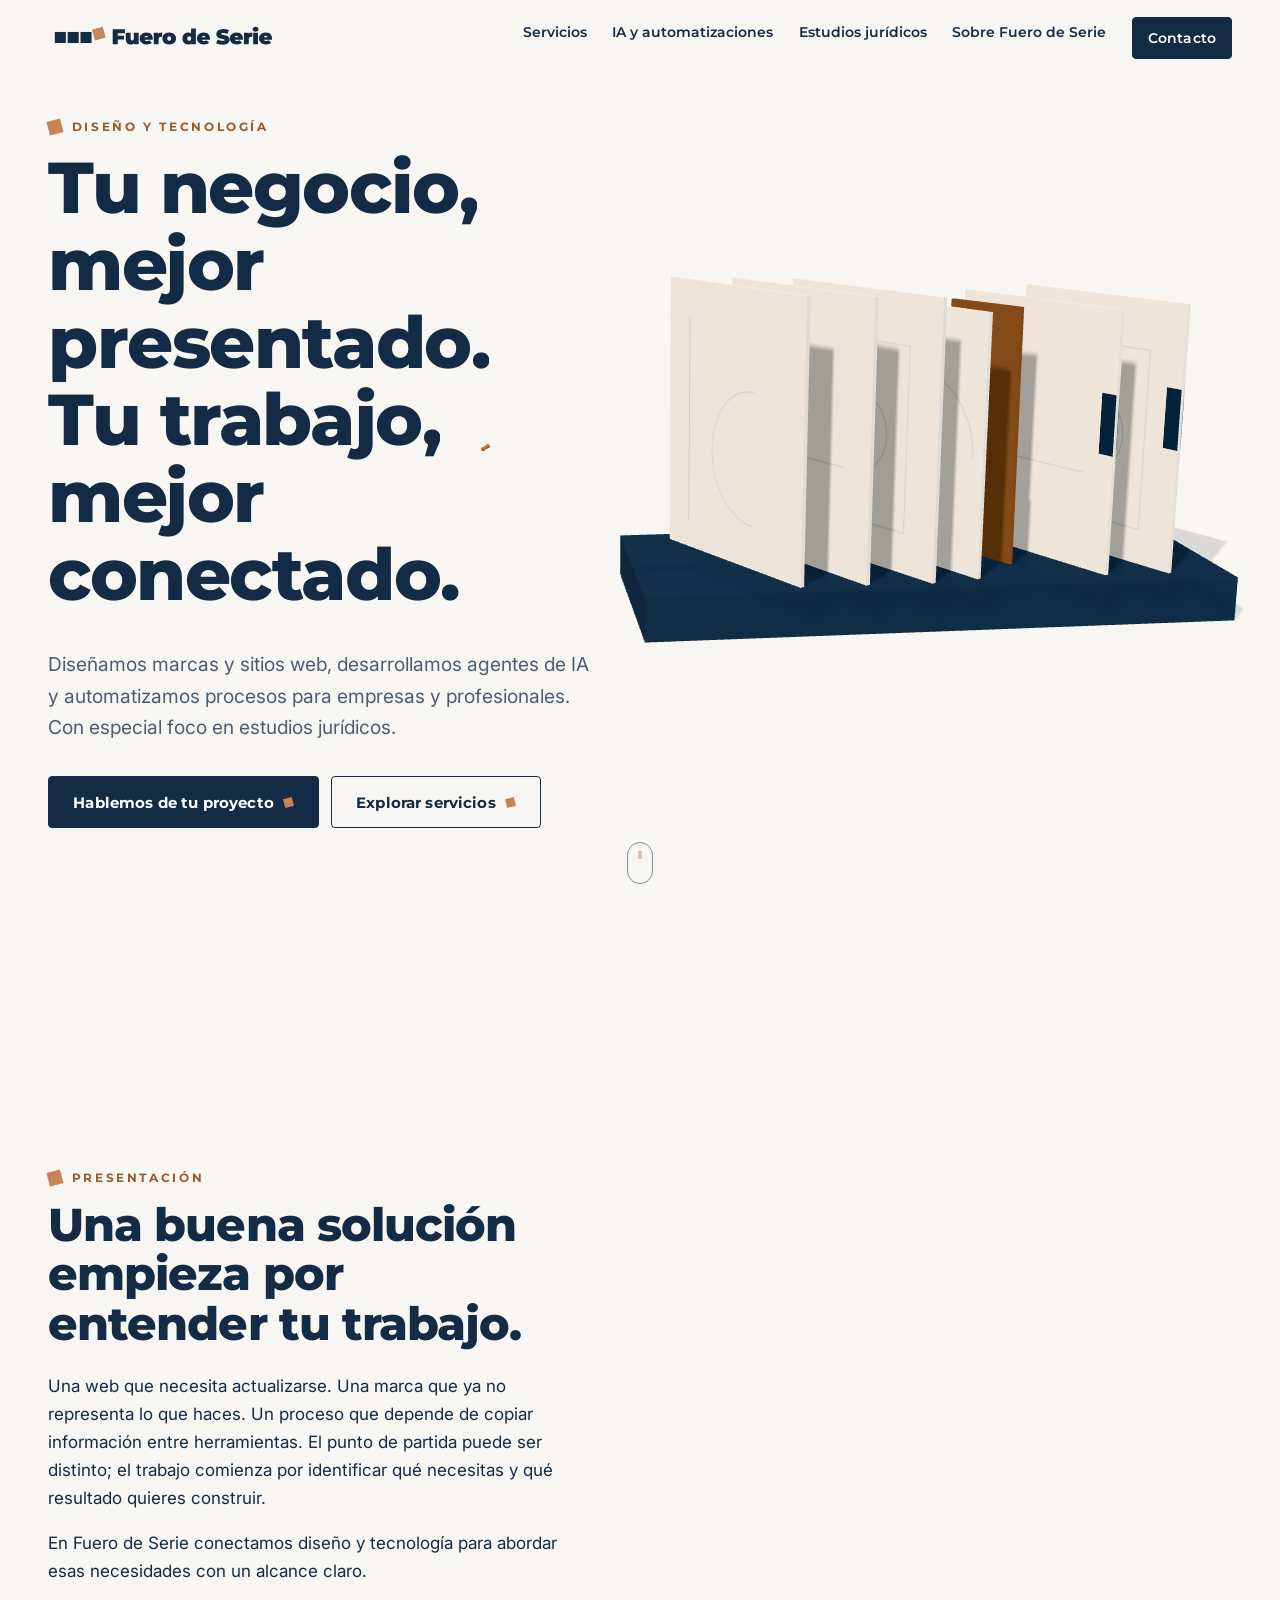
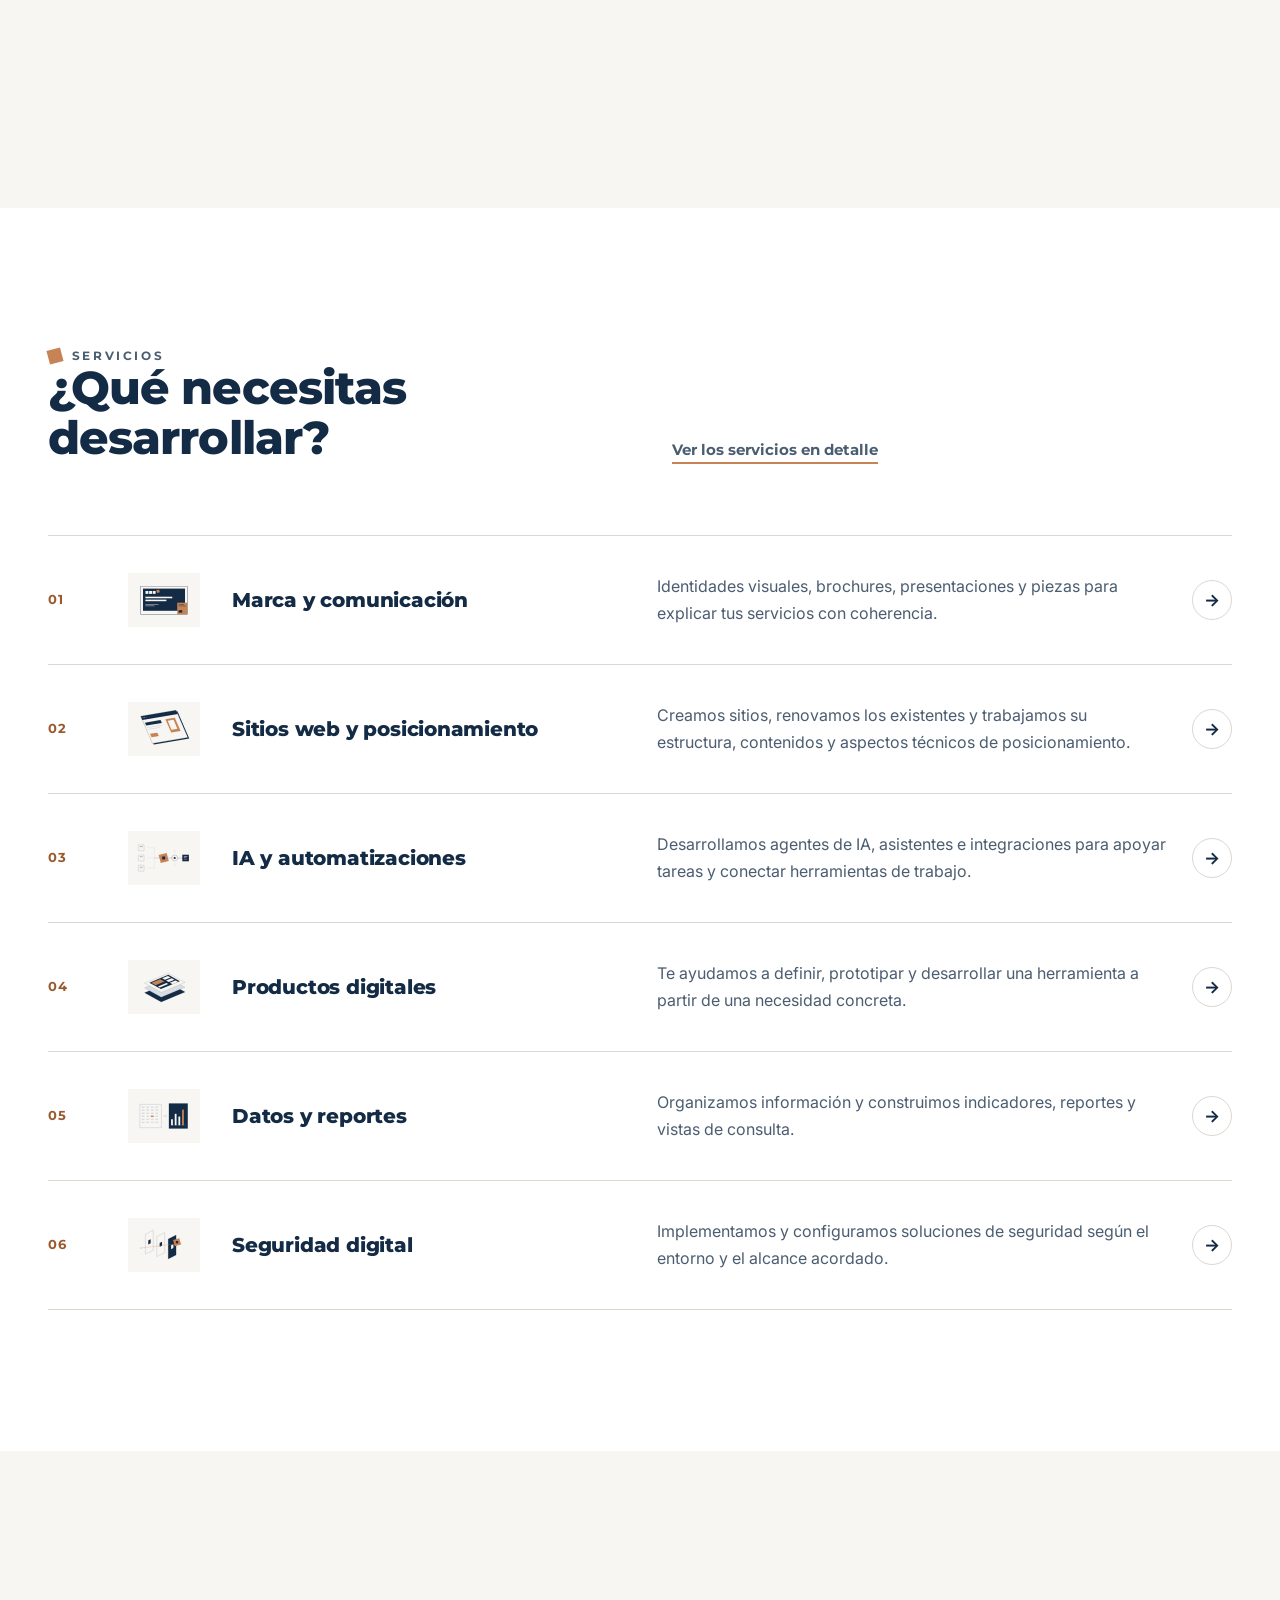
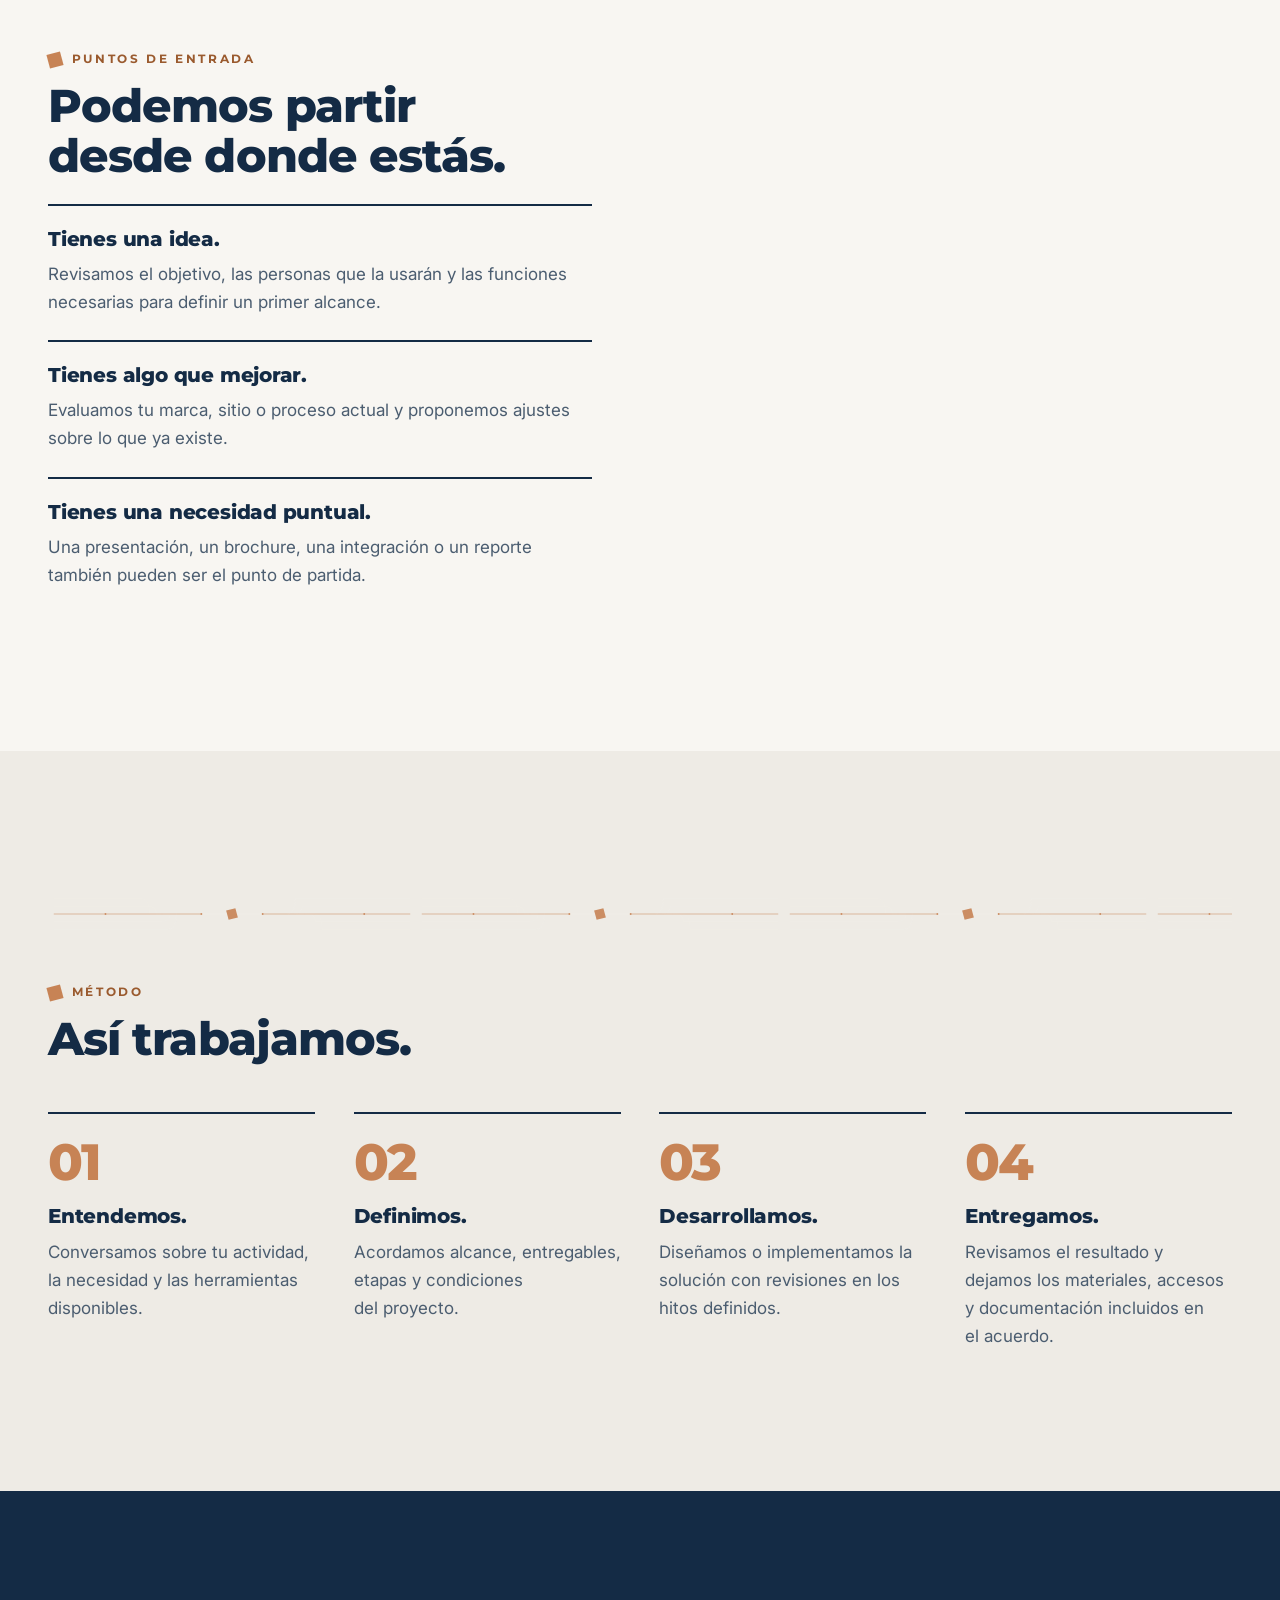
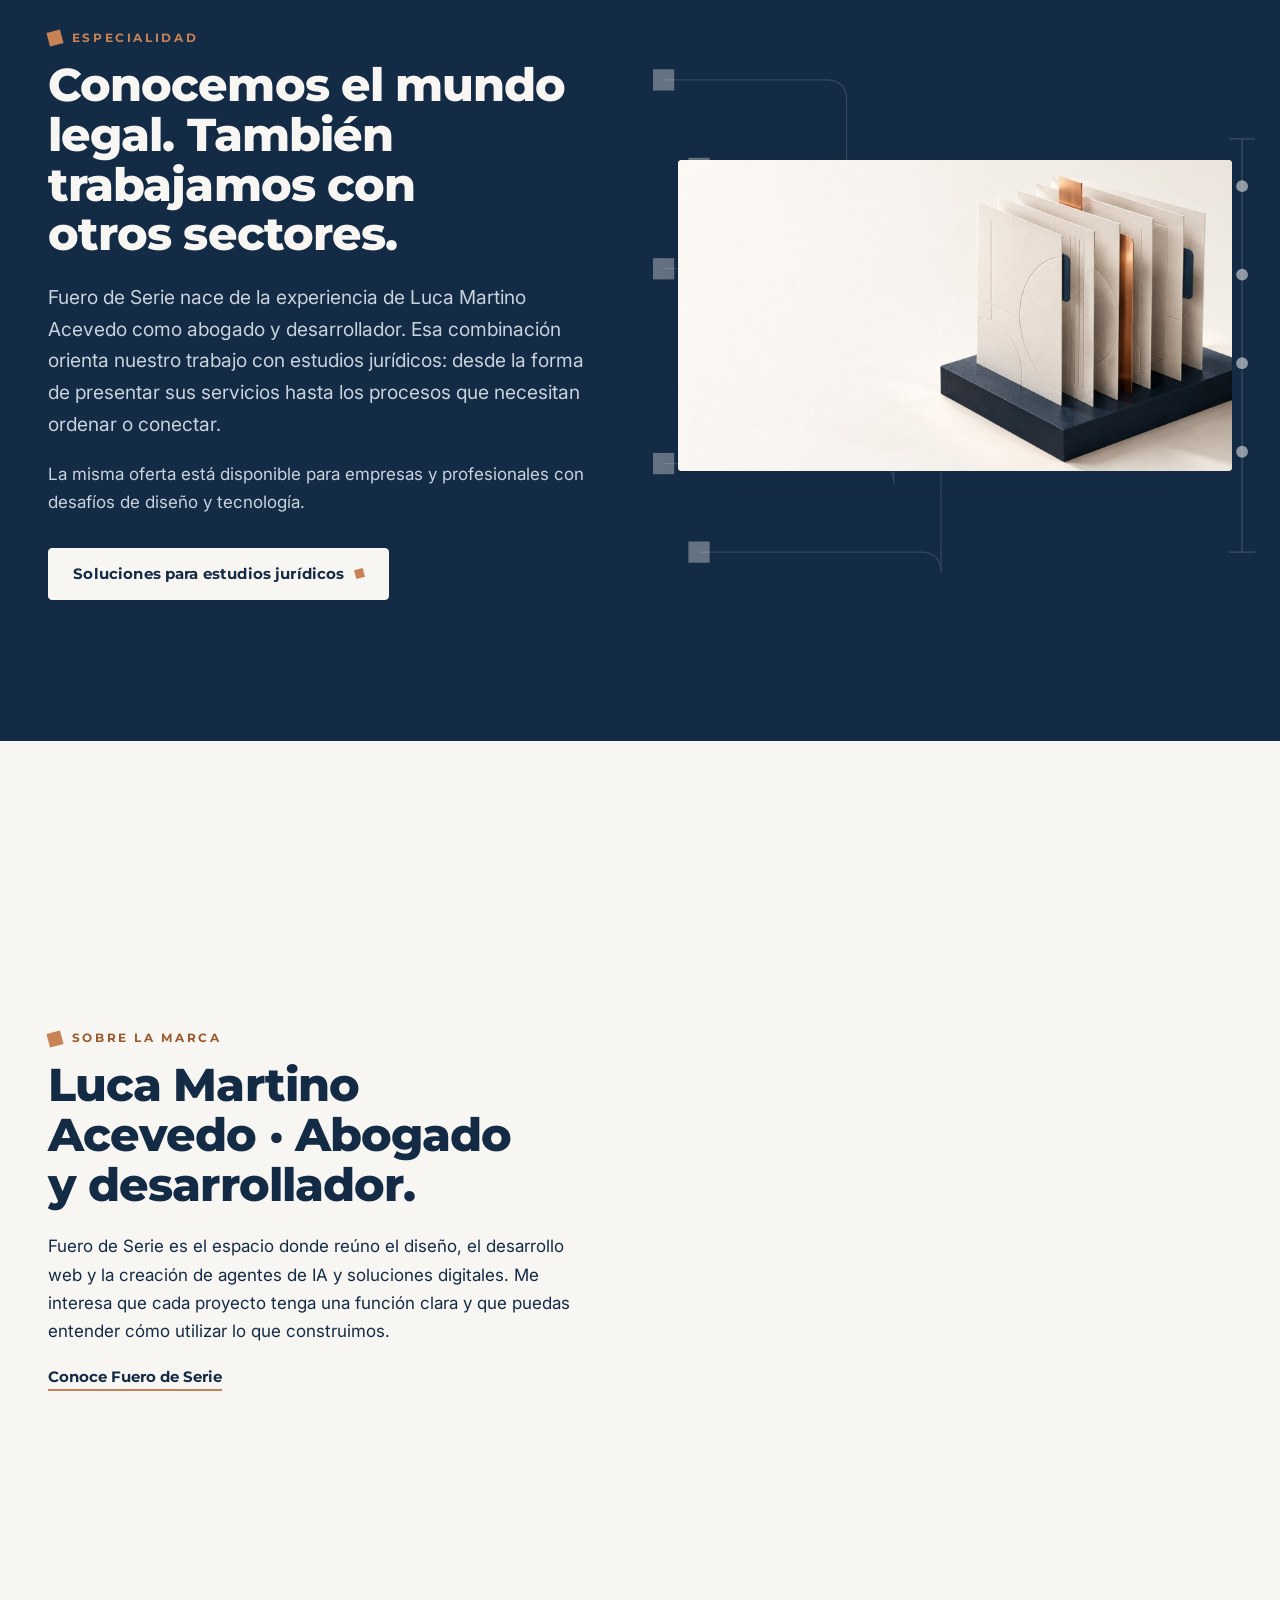
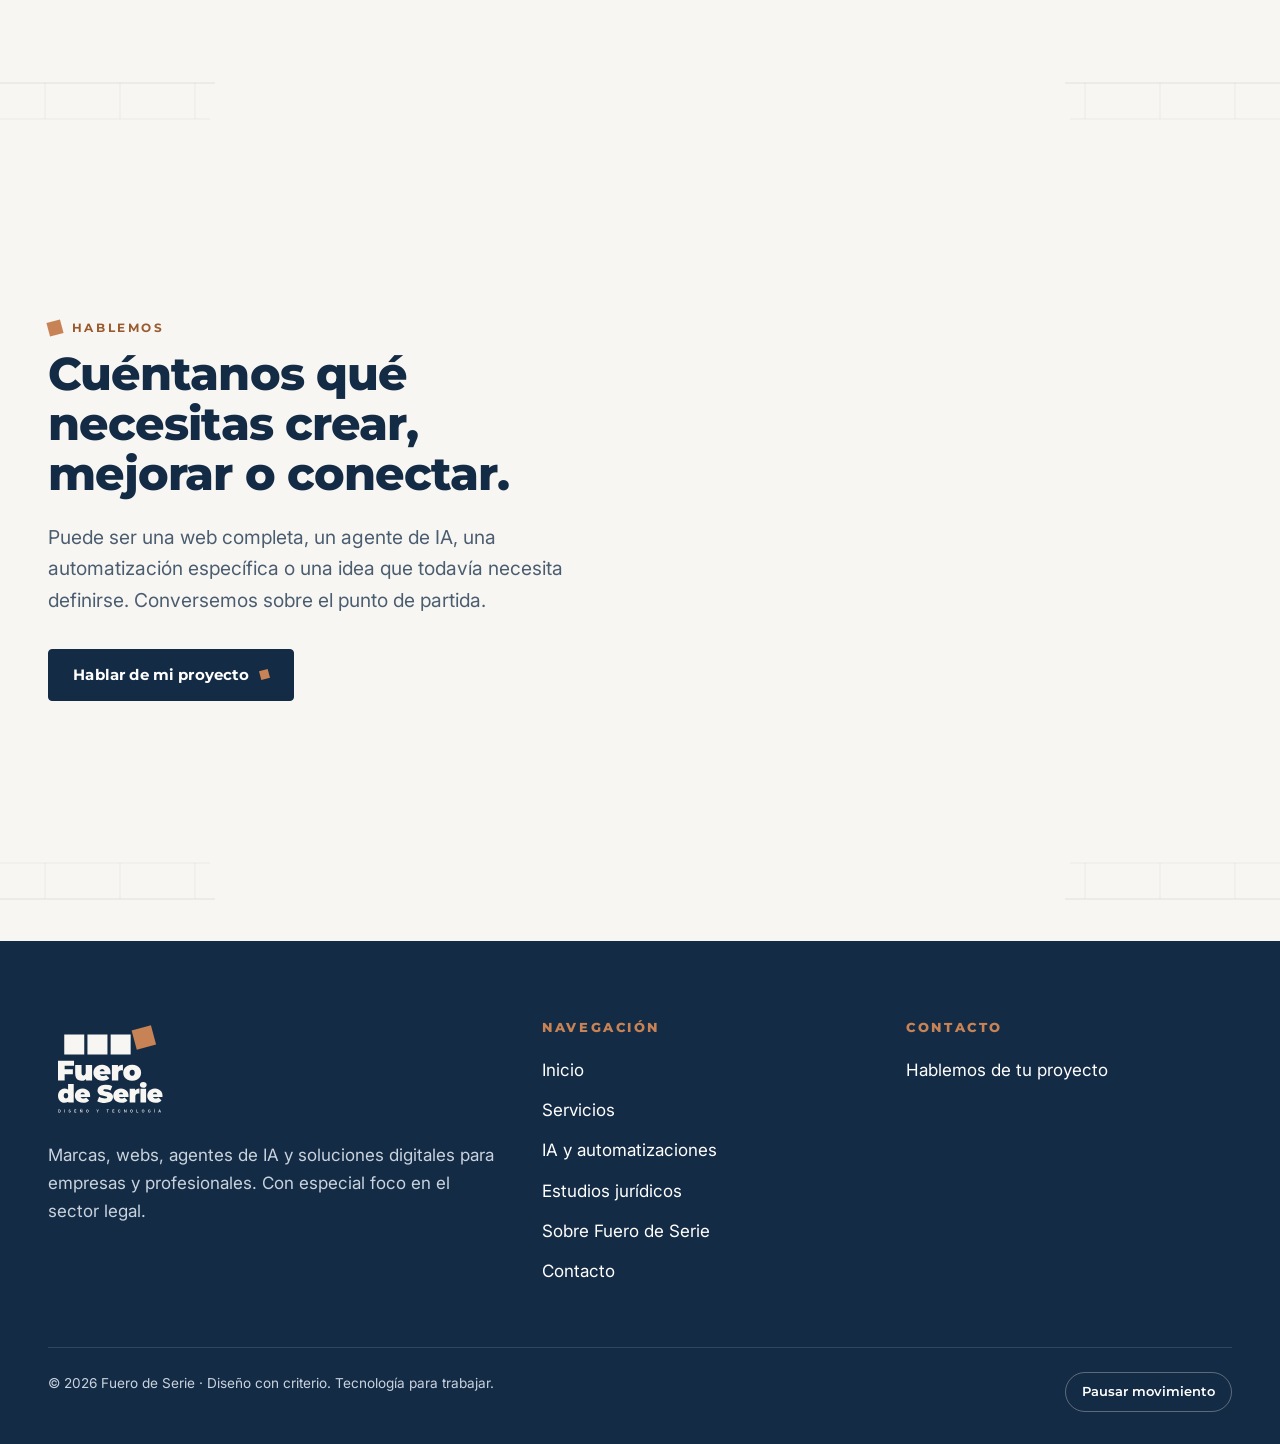
<file: index.html>
<!doctype html>
<html lang="es-CL">
<head>
<meta charset="utf-8">
<meta name="viewport" content="width=device-width, initial-scale=1, viewport-fit=cover">
<title>Fuero de Serie · Diseño, webs y tecnología</title>
<meta name="description" content="Marcas, sitios web, agentes de IA y automatizaciones para empresas y profesionales. Con especial foco en estudios jurídicos.">
<meta name="robots" content="noindex, nofollow">
<meta name="theme-color" content="#F8F6F2">
<meta property="og:type" content="website">
<meta property="og:locale" content="es_CL">
<meta property="og:site_name" content="Fuero de Serie">
<meta property="og:title" content="Fuero de Serie · Diseño, webs y tecnología">
<meta property="og:description" content="Marcas, sitios web, agentes de IA y automatizaciones para empresas y profesionales. Con especial foco en estudios jurídicos.">
<link rel="icon" href="recursos/favicon.svg" type="image/svg+xml">
<link rel="icon" href="recursos/favicon.ico" sizes="any">
<link rel="apple-touch-icon" href="recursos/favicon_180.png">
<link rel="preload" href="recursos/fuentes/Montserrat-Variable.woff2" as="font" type="font/woff2" crossorigin>
<link rel="stylesheet" href="recursos/estilos.css">
<script type="application/ld+json">{"@context":"https://schema.org","@type":"ProfessionalService","name":"Fuero de Serie","description":"Diseñamos marcas y sitios web, desarrollamos agentes de IA y automatizamos procesos para empresas y profesionales. Con especial foco en estudios jurídicos.","founder":{"@type":"Person","name":"Luca Martino Acevedo","jobTitle":"Abogado y desarrollador"},"areaServed":"CL"}</script>
</head>
<body>
<a class="salto" href="#contenido">Saltar al contenido</a>
<canvas id="escena" aria-hidden="true"></canvas>
<header class="cabecera">
  <div class="marco">
    <a class="logo" href="./" aria-label="Fuero de Serie · Inicio"><img src="recursos/logo/fuero_horizontal_sin_descriptor_color.svg" alt="Fuero de Serie" width="235" height="34"></a>
    <button class="menu-boton" type="button" aria-expanded="false" aria-controls="nav" aria-label="Abrir menú"><span></span><span></span><span></span></button>
    <nav class="nav" id="nav" aria-label="Principal">
      <ul><li><a href="servicios/">Servicios</a></li><li><a href="ia-y-automatizaciones/">IA y automatizaciones</a></li><li><a href="estudios-juridicos/">Estudios jurídicos</a></li><li><a href="sobre-fuero-de-serie/">Sobre Fuero de Serie</a></li><li><a class="boton" href="contacto/">Contacto</a></li></ul>
    </nav>
  </div>
</header>
<main id="contenido">

  <section class="seccion escenario hero" data-escena="alinear" aria-labelledby="h1">
    <div class="marco"><div class="texto">
      <p class="antetitulo">Diseño y tecnología</p>
      <h1 id="h1" data-palabras>Tu negocio, mejor presentado. Tu trabajo, mejor conectado.</h1>
      <p class="entrada aparece" style="--d:.5s">Diseñamos marcas y sitios web, desarrollamos agentes de IA y automatizamos procesos para empresas y profesionales. Con especial foco en estudios jurídicos.</p>
      <div class="acciones aparece" style="--d:.65s">
        <a class="boton" href="contacto/">Hablemos de tu proyecto</a>
        <a class="boton secundario" href="servicios/">Explorar servicios</a>
      </div>
    </div></div>
    <span class="bajar" aria-hidden="true"></span>
  </section>

  <section class="seccion escenario" data-escena="destacar" aria-labelledby="pres-t">
    <div class="marco"><div class="texto">
      <p class="antetitulo aparece">Presentación</p>
      <h2 id="pres-t" class="aparece" style="--d:0.05s">Una buena solución empieza por entender tu trabajo.</h2>
      <p class="aparece" style="--d:0.1s">Una web que necesita actualizarse. Una marca que ya no representa lo que haces. Un proceso que depende de copiar información entre herramientas. El punto de partida puede ser distinto; el trabajo comienza por identificar qué necesitas y qué resultado quieres construir.</p>
      <p class="aparece" style="--d:0.15s">En Fuero de Serie conectamos diseño y tecnología para abordar esas necesidades con un alcance claro.</p>
    </div></div>
  </section>

  <section class="seccion lleno" aria-labelledby="serv-t">
    <div class="marco">
      <div class="cabeza">
        <div><p class="antetitulo aparece">Servicios</p><h2 id="serv-t" class="aparece" style="--d:0.05s">¿Qué necesitas desarrollar?</h2></div>
        <p class="aparece" style="--d:0.1s"><a class="enlace" href="servicios/">Ver los servicios en detalle</a></p>
      </div>
      <ul class="filas">
        <li class="aparece" style="--d:0s"><a class="fila" href="servicios/#marca">
          <span class="num">01</span>
          <img src="recursos/svg/01_marca.svg" alt="" width="72" height="72">
          <h3>Marca y comunicación</h3><p>Identidades visuales, brochures, presentaciones y piezas para explicar tus servicios con coherencia.</p><span class="flecha" aria-hidden="true"></span>
        </a></li>
        <li class="aparece" style="--d:0.05s"><a class="fila" href="servicios/#web">
          <span class="num">02</span>
          <img src="recursos/svg/02_web.svg" alt="" width="72" height="72">
          <h3>Sitios web y posicionamiento</h3><p>Creamos sitios, renovamos los existentes y trabajamos su estructura, contenidos y aspectos técnicos de posicionamiento.</p><span class="flecha" aria-hidden="true"></span>
        </a></li>
        <li class="aparece" style="--d:0.1s"><a class="fila" href="servicios/#ia">
          <span class="num">03</span>
          <img src="recursos/svg/03_ia.svg" alt="" width="72" height="72">
          <h3>IA y automatizaciones</h3><p>Desarrollamos agentes de IA, asistentes e integraciones para apoyar tareas y conectar herramientas de trabajo.</p><span class="flecha" aria-hidden="true"></span>
        </a></li>
        <li class="aparece" style="--d:0.15000000000000002s"><a class="fila" href="servicios/#producto">
          <span class="num">04</span>
          <img src="recursos/svg/04_producto.svg" alt="" width="72" height="72">
          <h3>Productos digitales</h3><p>Te ayudamos a definir, prototipar y desarrollar una herramienta a partir de una necesidad concreta.</p><span class="flecha" aria-hidden="true"></span>
        </a></li>
        <li class="aparece" style="--d:0.2s"><a class="fila" href="servicios/#datos">
          <span class="num">05</span>
          <img src="recursos/svg/05_datos.svg" alt="" width="72" height="72">
          <h3>Datos y reportes</h3><p>Organizamos información y construimos indicadores, reportes y vistas de consulta.</p><span class="flecha" aria-hidden="true"></span>
        </a></li>
        <li class="aparece" style="--d:0.25s"><a class="fila" href="servicios/#seguridad">
          <span class="num">06</span>
          <img src="recursos/svg/06_seguridad.svg" alt="" width="72" height="72">
          <h3>Seguridad digital</h3><p>Implementamos y configuramos soluciones de seguridad según el entorno y el alcance acordado.</p><span class="flecha" aria-hidden="true"></span>
        </a></li>
      </ul>
    </div>
  </section>

  <section class="seccion escenario" data-escena="conectar" aria-labelledby="puntos-t">
    <div class="marco"><div class="texto">
      <p class="antetitulo aparece">Puntos de entrada</p>
      <h2 id="puntos-t" class="aparece" style="--d:0.05s">Podemos partir desde donde estás.</h2>
      <div class="rejilla" style="gap:24px">
        <div class="bloque aparece"><h3>Tienes una idea.</h3><p>Revisamos el objetivo, las personas que la usarán y las funciones necesarias para definir un primer alcance.</p></div>
        <div class="bloque aparece" style="--d:.08s"><h3>Tienes algo que mejorar.</h3><p>Evaluamos tu marca, sitio o proceso actual y proponemos ajustes sobre lo que ya existe.</p></div>
        <div class="bloque aparece" style="--d:.16s"><h3>Tienes una necesidad puntual.</h3><p>Una presentación, un brochure, una integración o un reporte también pueden ser el punto de partida.</p></div>
      </div>
    </div></div>
  </section>

  <section class="seccion niebla" aria-labelledby="metodo-t">
    <div class="marco">
      <div class="barra" aria-hidden="true"></div>
      <p class="antetitulo aparece">Método</p>
      <h2 id="metodo-t" class="aparece" style="--d:0.05s">Así trabajamos.</h2>
      <div class="rejilla r4" style="margin-top:48px">
        <div class="bloque paso aparece" style="--d:0s"><span class="n">01</span><h3>Entendemos.</h3><p>Conversamos sobre tu actividad, la necesidad y las herramientas disponibles.</p></div><div class="bloque paso aparece" style="--d:0.08s"><span class="n">02</span><h3>Definimos.</h3><p>Acordamos alcance, entregables, etapas y condiciones del proyecto.</p></div><div class="bloque paso aparece" style="--d:0.16s"><span class="n">03</span><h3>Desarrollamos.</h3><p>Diseñamos o implementamos la solución con revisiones en los hitos definidos.</p></div><div class="bloque paso aparece" style="--d:0.24s"><span class="n">04</span><h3>Entregamos.</h3><p>Revisamos el resultado y dejamos los materiales, accesos y documentación incluidos en el acuerdo.</p></div>
      </div>
    </div>
  </section>

  <section class="seccion oscuro fondo-rutas" aria-labelledby="esp-t">
    <div class="marco dividido">
      <div>
        <p class="antetitulo aparece">Especialidad</p>
        <h2 id="esp-t" class="aparece" style="--d:0.05s">Conocemos el mundo legal. También trabajamos con otros sectores.</h2>
        <p class="entrada aparece" style="--d:.1s">Fuero de Serie nace de la experiencia de Luca Martino Acevedo como abogado y desarrollador. Esa combinación orienta nuestro trabajo con estudios jurídicos: desde la forma de presentar sus servicios hasta los procesos que necesitan ordenar o conectar.</p>
        <p class="aparece" style="--d:.15s;color:#C9D3DE">La misma oferta está disponible para empresas y profesionales con desafíos de diseño y tecnología.</p>
        <div class="acciones aparece" style="--d:.2s"><a class="boton" href="estudios-juridicos/">Soluciones para estudios jurídicos</a></div>
      </div>
      <div class="figura aparece "><img src="recursos/img/archivo_editorial.jpg" alt="Folios de papel mate ordenados sobre una base azul, con una lámina de cobre entre ellos." width="1600" height="900" decoding="async"></div>
    </div>
  </section>

  <section class="seccion escenario" data-escena="desplegar" aria-labelledby="sobre-t">
    <div class="marco"><div class="texto">
      <p class="antetitulo aparece">Sobre la marca</p>
      <h2 id="sobre-t" class="aparece" style="--d:0.05s">Luca Martino Acevedo · Abogado y desarrollador.</h2>
      <p class="aparece" style="--d:0.1s">Fuero de Serie es el espacio donde reúno el diseño, el desarrollo web y la creación de agentes de IA y soluciones digitales. Me interesa que cada proyecto tenga una función clara y que puedas entender cómo utilizar lo que construimos.</p>
      <p class="aparece" style="--d:0.15s"><a class="enlace" href="sobre-fuero-de-serie/">Conoce Fuero de Serie</a></p>
    </div></div>
  </section>

  
  <section class="seccion escenario" data-escena="resolver" aria-labelledby="cierre-t">
    <div class="bordes" aria-hidden="true"><img src="recursos/svg/03_marco_editorial.svg" alt=""></div>
    <div class="marco"><div class="texto">
      <p class="antetitulo aparece">Hablemos</p>
      <h2 id="cierre-t" class="aparece" style="--d:0.05s">Cuéntanos qué necesitas crear, mejorar o conectar.</h2>
      <p class="entrada aparece" style="--d:.1s">Puede ser una web completa, un agente de IA, una automatización específica o una idea que todavía necesita definirse. Conversemos sobre el punto de partida.</p>
      <div class="acciones aparece" style="--d:.15s"><a class="boton" href="contacto/">Hablar de mi proyecto</a></div>
    </div></div>
  </section>
</main>
<footer class="pie">
  <div class="marco">
    <div class="rejilla">
      <div>
        <img src="recursos/logo/fuero_vertical_inverso.svg" alt="Fuero de Serie · Diseño y tecnología" width="125" height="100">
        <p style="max-width:30em">Marcas, webs, agentes de IA y soluciones digitales para empresas y profesionales. Con especial foco en el sector legal.</p>
      </div>
      <div><h2>Navegación</h2><ul><li><a href="./">Inicio</a></li><li><a href="servicios/">Servicios</a></li><li><a href="ia-y-automatizaciones/">IA y automatizaciones</a></li><li><a href="estudios-juridicos/">Estudios jurídicos</a></li><li><a href="sobre-fuero-de-serie/">Sobre Fuero de Serie</a></li><li><a href="contacto/">Contacto</a></li></ul></div>
      <div><h2>Contacto</h2><ul><li><a href="contacto/">Hablemos de tu proyecto</a></li></ul></div>
    </div>
    <div class="base"><span>© 2026 Fuero de Serie · Diseño con criterio. Tecnología para trabajar.</span><button class="boton-movimiento" type="button" aria-pressed="false">Pausar movimiento</button></div>
  </div>
</footer>
<script src="recursos/app.js"></script>
<script type="module" src="recursos/escena.js"></script>
</body>
</html>
</file>
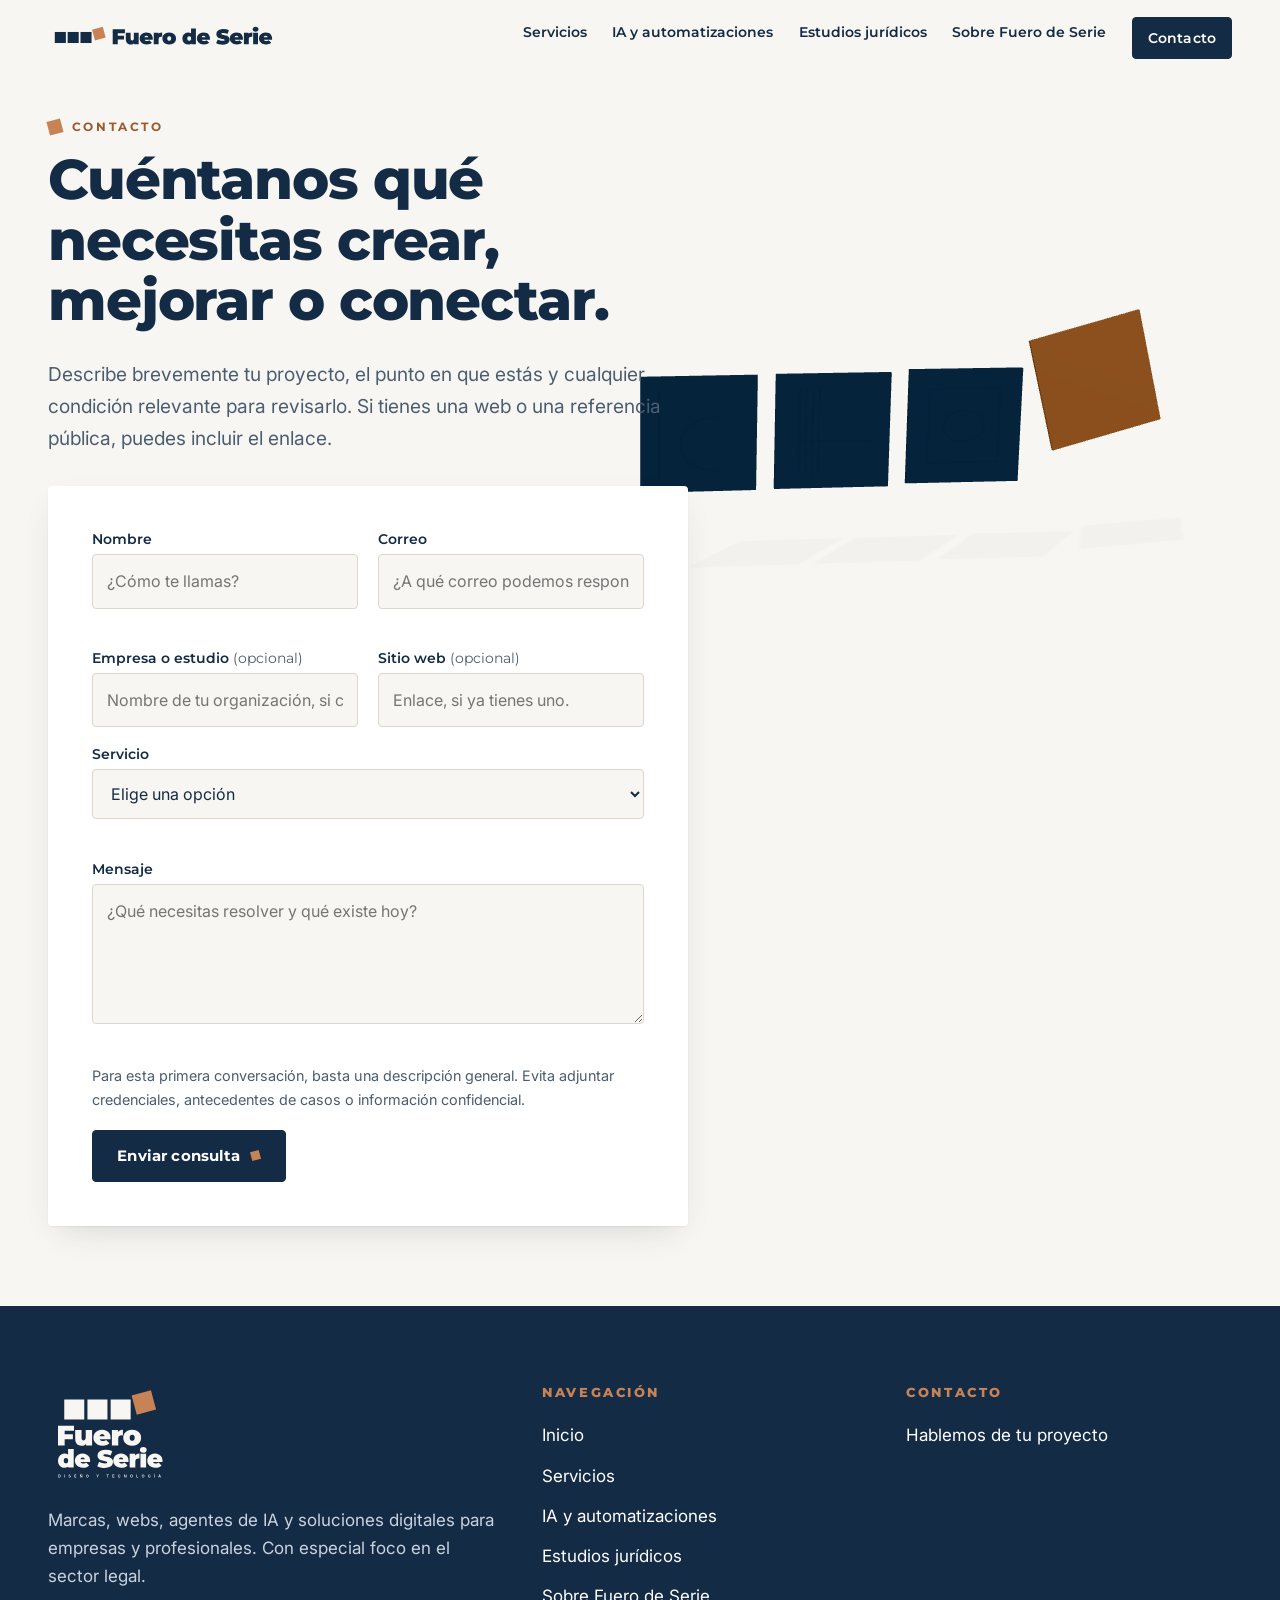
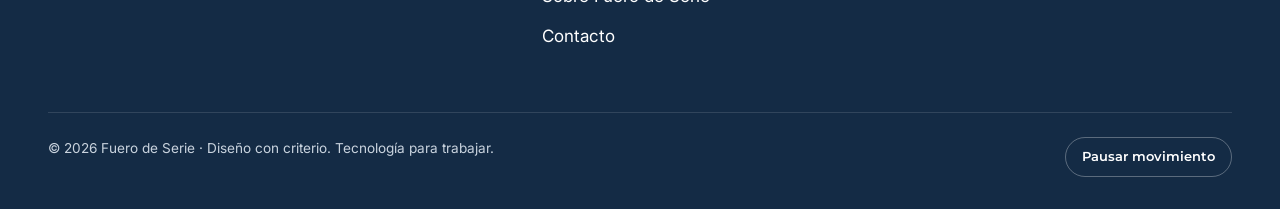
<file: contacto/index.html>
<!doctype html>
<html lang="es-CL">
<head>
<meta charset="utf-8">
<meta name="viewport" content="width=device-width, initial-scale=1, viewport-fit=cover">
<title>Cuéntanos tu proyecto · Fuero de Serie</title>
<meta name="description" content="Conversemos sobre tu marca, sitio web, agente de IA o solución digital. Cuéntanos qué necesitas crear, mejorar o conectar.">
<meta name="robots" content="noindex, nofollow">
<meta name="theme-color" content="#F8F6F2">
<meta property="og:type" content="website">
<meta property="og:locale" content="es_CL">
<meta property="og:site_name" content="Fuero de Serie">
<meta property="og:title" content="Cuéntanos tu proyecto · Fuero de Serie">
<meta property="og:description" content="Conversemos sobre tu marca, sitio web, agente de IA o solución digital. Cuéntanos qué necesitas crear, mejorar o conectar.">
<link rel="icon" href="../recursos/favicon.svg" type="image/svg+xml">
<link rel="icon" href="../recursos/favicon.ico" sizes="any">
<link rel="apple-touch-icon" href="../recursos/favicon_180.png">
<link rel="preload" href="../recursos/fuentes/Montserrat-Variable.woff2" as="font" type="font/woff2" crossorigin>
<link rel="stylesheet" href="../recursos/estilos.css">
<script type="application/ld+json">{"@context":"https://schema.org","@type":"ProfessionalService","name":"Fuero de Serie","description":"Diseñamos marcas y sitios web, desarrollamos agentes de IA y automatizamos procesos para empresas y profesionales. Con especial foco en estudios jurídicos.","founder":{"@type":"Person","name":"Luca Martino Acevedo","jobTitle":"Abogado y desarrollador"},"areaServed":"CL"}</script>
</head>
<body>
<a class="salto" href="#contenido">Saltar al contenido</a>
<canvas id="escena" aria-hidden="true"></canvas>
<header class="cabecera">
  <div class="marco">
    <a class="logo" href="../" aria-label="Fuero de Serie · Inicio"><img src="../recursos/logo/fuero_horizontal_sin_descriptor_color.svg" alt="Fuero de Serie" width="235" height="34"></a>
    <button class="menu-boton" type="button" aria-expanded="false" aria-controls="nav" aria-label="Abrir menú"><span></span><span></span><span></span></button>
    <nav class="nav" id="nav" aria-label="Principal">
      <ul><li><a href="../servicios/">Servicios</a></li><li><a href="../ia-y-automatizaciones/">IA y automatizaciones</a></li><li><a href="../estudios-juridicos/">Estudios jurídicos</a></li><li><a href="../sobre-fuero-de-serie/">Sobre Fuero de Serie</a></li><li><a class="boton" href="../contacto/" aria-current="page">Contacto</a></li></ul>
    </nav>
  </div>
</header>
<main id="contenido">

  <section class="seccion escenario hero" data-escena="resolver" aria-labelledby="h1" style="align-items:flex-start">
    <div class="marco"><div class="texto" style="max-width:40rem">
      <p class="antetitulo">Contacto</p>
      <h1 id="h1" data-palabras style="font-size:clamp(2rem,4.4vw,3.6rem)">Cuéntanos qué necesitas crear, mejorar o conectar.</h1>
      <p class="entrada aparece" style="--d:.4s">Describe brevemente tu proyecto, el punto en que estás y cualquier condición relevante para revisarlo. Si tienes una web o una referencia pública, puedes incluir el enlace.</p>
      <form id="form-contacto" class="tarjeta formulario aparece" style="--d:.5s;margin-top:32px" novalidate>
        <div class="campo"><label for="nombre">Nombre</label><input id="nombre" name="nombre" autocomplete="name" required placeholder="¿Cómo te llamas?"><span class="error" id="nombre-error" aria-live="polite"></span></div>
        <div class="campo"><label for="correo">Correo</label><input id="correo" name="correo" type="email" autocomplete="email" required placeholder="¿A qué correo podemos responderte?"><span class="error" id="correo-error" aria-live="polite"></span></div>
        <div class="campo"><label for="empresa">Empresa o estudio <span class="opcional">(opcional)</span></label><input id="empresa" name="empresa" autocomplete="organization" placeholder="Nombre de tu organización, si corresponde."></div>
        <div class="campo"><label for="web">Sitio web <span class="opcional">(opcional)</span></label><input id="web" name="web" type="url" inputmode="url" placeholder="Enlace, si ya tienes uno."></div>
        <div class="campo ancho"><label for="servicio">Servicio</label>
          <select id="servicio" name="servicio" required>
            <option value="">Elige una opción</option>
            <option data-clave="marca">Marca y comunicación</option><option data-clave="web">Sitio web y posicionamiento</option><option data-clave="ia">IA y automatización</option><option data-clave="producto">Producto digital</option><option data-clave="datos">Datos y reportes</option><option data-clave="seguridad">Seguridad digital</option><option data-clave="orientacion">Necesito orientación</option>
          </select><span class="error" id="servicio-error" aria-live="polite"></span></div>
        <div class="campo ancho"><label for="mensaje">Mensaje</label><textarea id="mensaje" name="mensaje" required placeholder="¿Qué necesitas resolver y qué existe hoy?"></textarea><span class="error" id="mensaje-error" aria-live="polite"></span></div>
        <p class="ayuda">Para esta primera conversación, basta una descripción general. Evita adjuntar credenciales, antecedentes de casos o información confidencial.</p>
        <p class="aviso" tabindex="-1" hidden role="status">El envío de consultas se habilitará pronto. Por ahora tu mensaje no se ha enviado.</p>
        <div class="ancho"><button class="boton" type="submit">Enviar consulta</button></div>
      </form>
    </div></div>
  </section>
</main>
<footer class="pie">
  <div class="marco">
    <div class="rejilla">
      <div>
        <img src="../recursos/logo/fuero_vertical_inverso.svg" alt="Fuero de Serie · Diseño y tecnología" width="125" height="100">
        <p style="max-width:30em">Marcas, webs, agentes de IA y soluciones digitales para empresas y profesionales. Con especial foco en el sector legal.</p>
      </div>
      <div><h2>Navegación</h2><ul><li><a href=".././">Inicio</a></li><li><a href="../servicios/">Servicios</a></li><li><a href="../ia-y-automatizaciones/">IA y automatizaciones</a></li><li><a href="../estudios-juridicos/">Estudios jurídicos</a></li><li><a href="../sobre-fuero-de-serie/">Sobre Fuero de Serie</a></li><li><a href="../contacto/">Contacto</a></li></ul></div>
      <div><h2>Contacto</h2><ul><li><a href="../contacto/">Hablemos de tu proyecto</a></li></ul></div>
    </div>
    <div class="base"><span>© 2026 Fuero de Serie · Diseño con criterio. Tecnología para trabajar.</span><button class="boton-movimiento" type="button" aria-pressed="false">Pausar movimiento</button></div>
  </div>
</footer>
<script src="../recursos/app.js"></script>
<script type="module" src="../recursos/escena.js"></script>
</body>
</html>
</file>
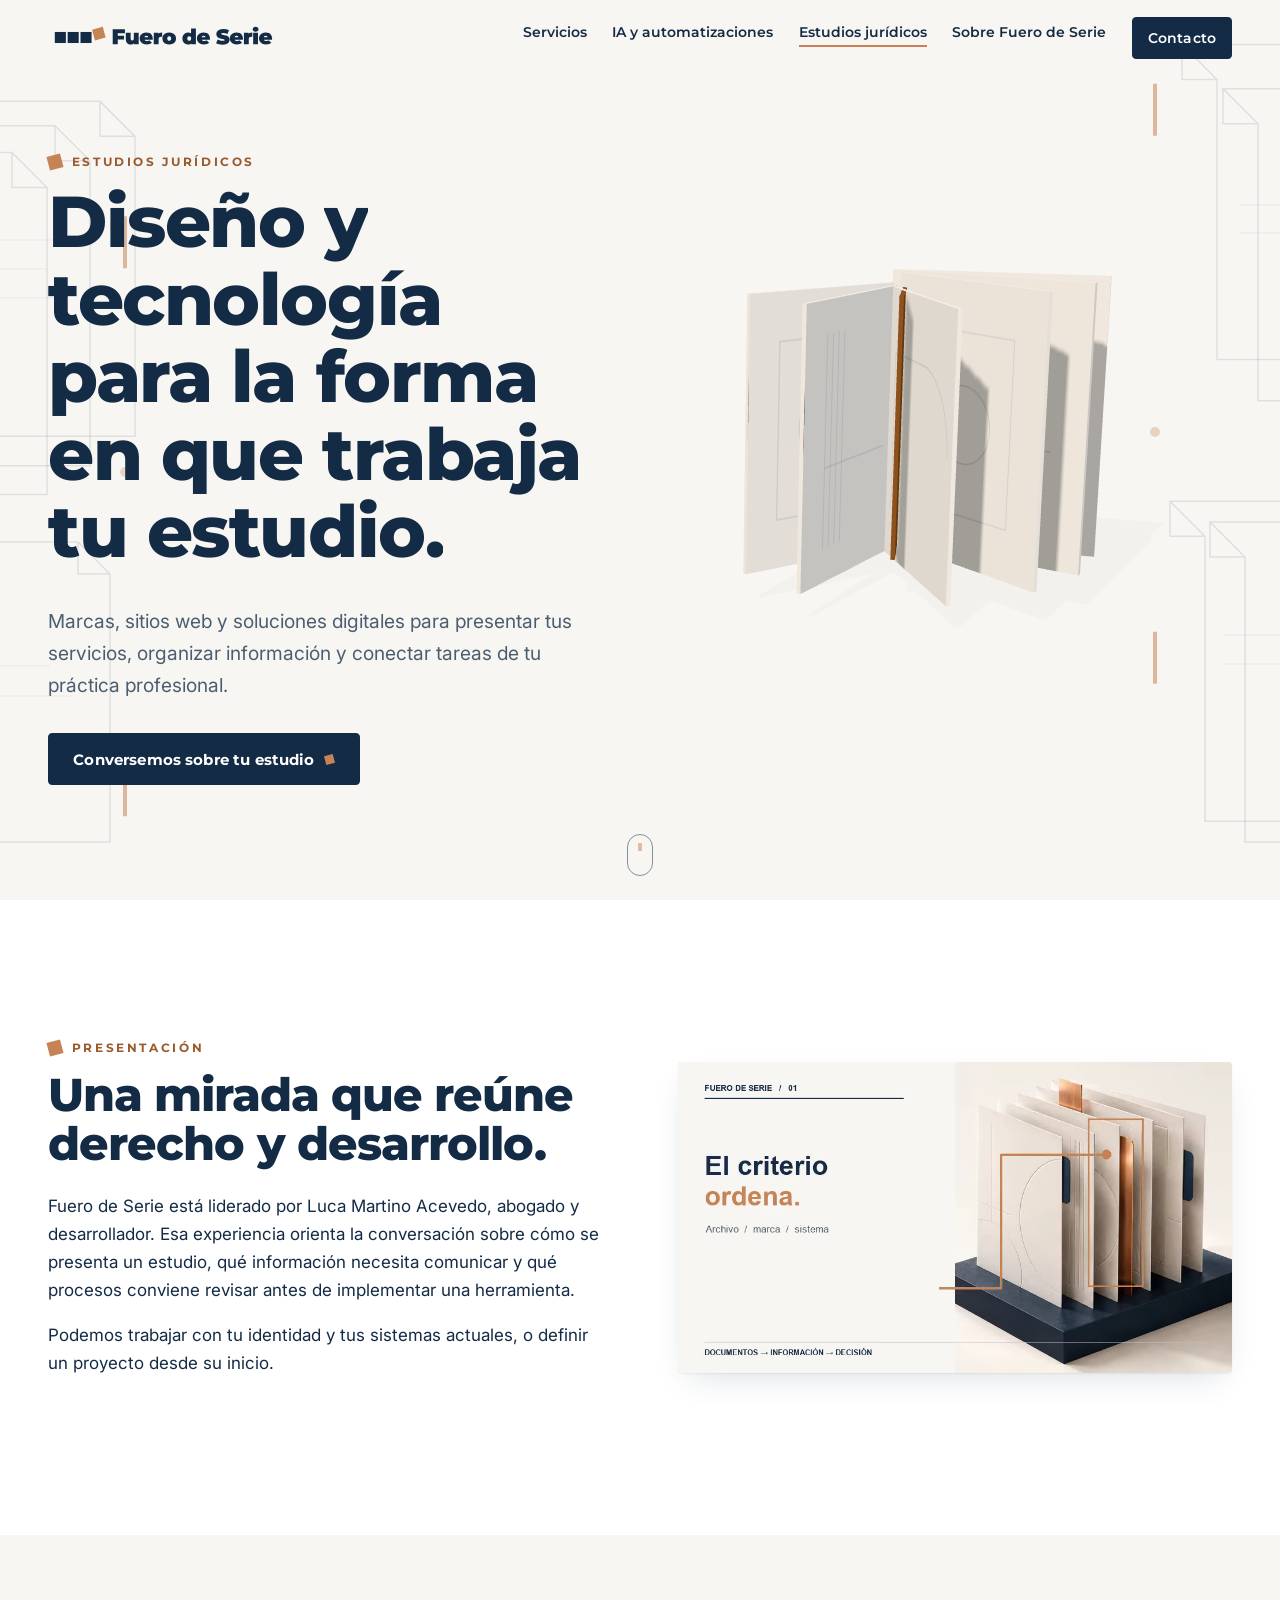
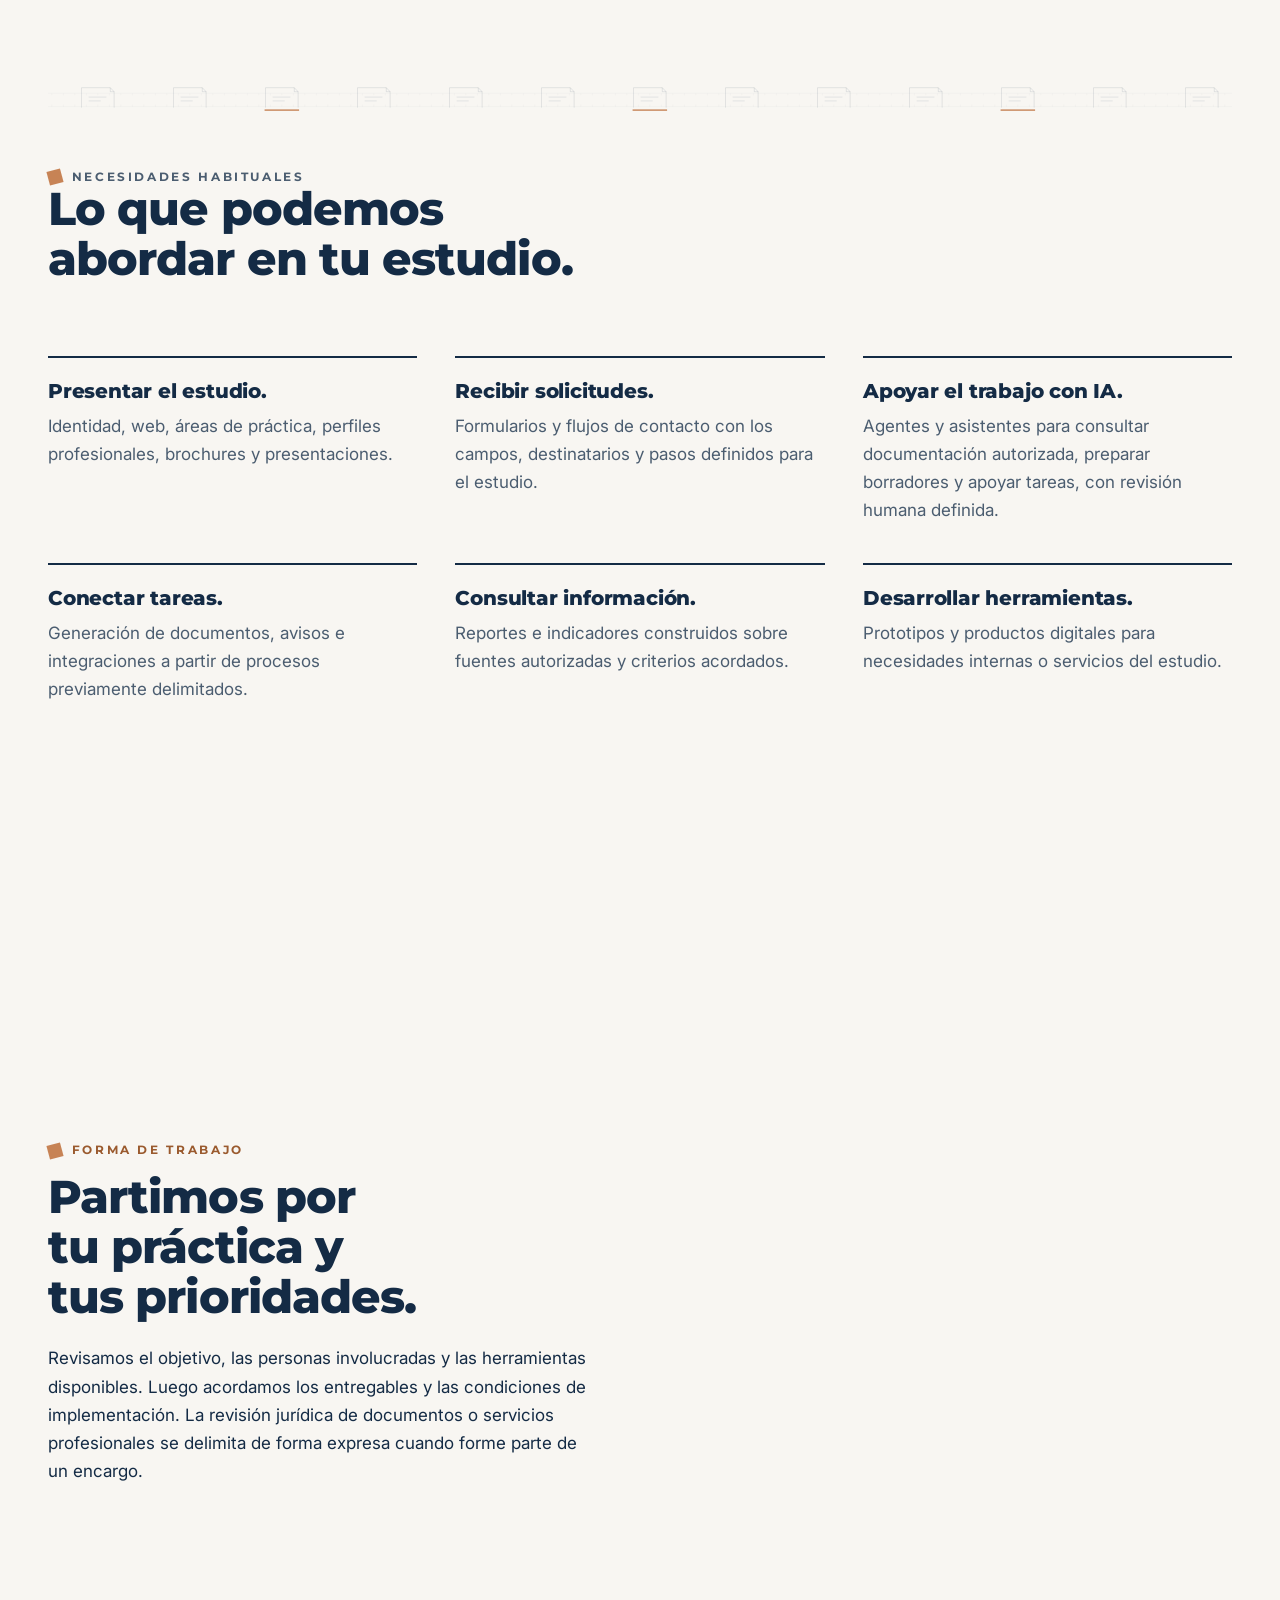
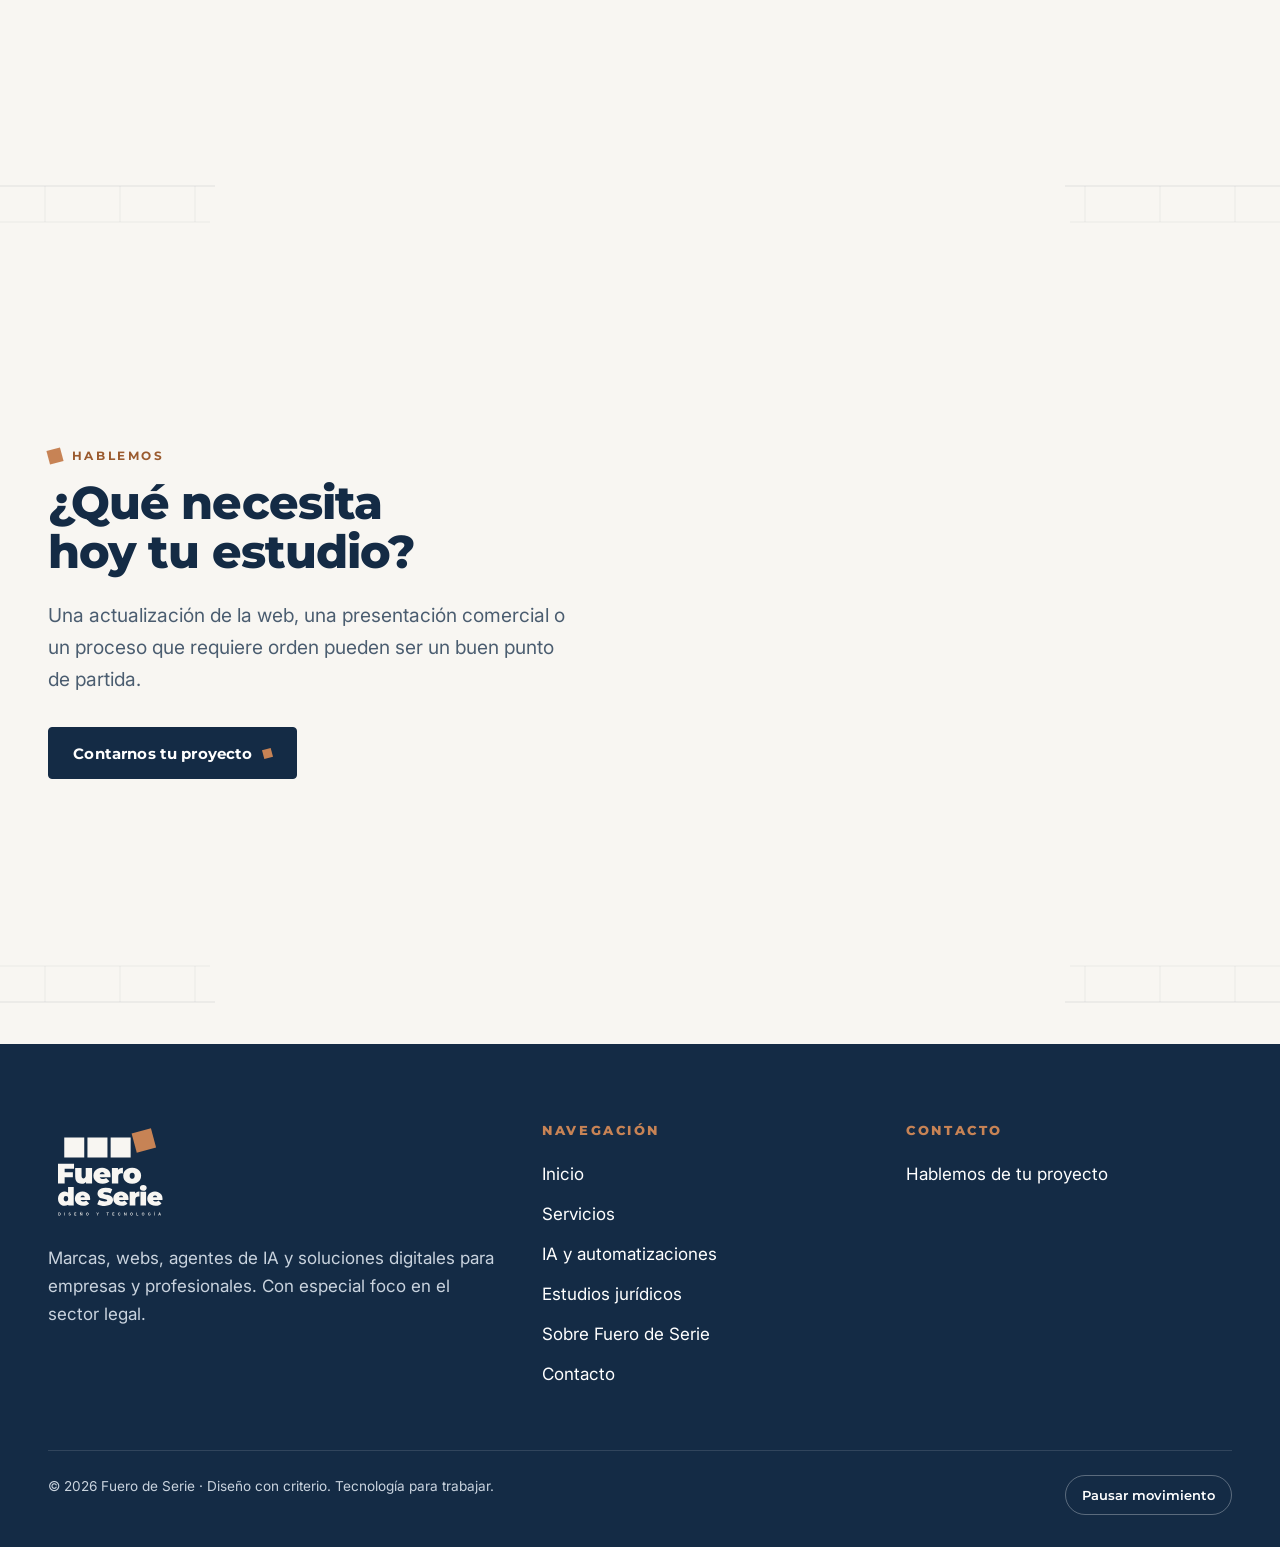
<file: estudios-juridicos/index.html>
<!doctype html>
<html lang="es-CL">
<head>
<meta charset="utf-8">
<meta name="viewport" content="width=device-width, initial-scale=1, viewport-fit=cover">
<title>Diseño y tecnología para estudios jurídicos · Fuero de Serie</title>
<meta name="description" content="Identidad, webs, automatizaciones y herramientas digitales para estudios jurídicos. Un proyecto liderado por un abogado y desarrollador.">
<meta name="robots" content="noindex, nofollow">
<meta name="theme-color" content="#F8F6F2">
<meta property="og:type" content="website">
<meta property="og:locale" content="es_CL">
<meta property="og:site_name" content="Fuero de Serie">
<meta property="og:title" content="Diseño y tecnología para estudios jurídicos · Fuero de Serie">
<meta property="og:description" content="Identidad, webs, automatizaciones y herramientas digitales para estudios jurídicos. Un proyecto liderado por un abogado y desarrollador.">
<link rel="icon" href="../recursos/favicon.svg" type="image/svg+xml">
<link rel="icon" href="../recursos/favicon.ico" sizes="any">
<link rel="apple-touch-icon" href="../recursos/favicon_180.png">
<link rel="preload" href="../recursos/fuentes/Montserrat-Variable.woff2" as="font" type="font/woff2" crossorigin>
<link rel="stylesheet" href="../recursos/estilos.css">
<script type="application/ld+json">{"@context":"https://schema.org","@type":"ProfessionalService","name":"Fuero de Serie","description":"Diseñamos marcas y sitios web, desarrollamos agentes de IA y automatizamos procesos para empresas y profesionales. Con especial foco en estudios jurídicos.","founder":{"@type":"Person","name":"Luca Martino Acevedo","jobTitle":"Abogado y desarrollador"},"areaServed":"CL"}</script>
</head>
<body>
<a class="salto" href="#contenido">Saltar al contenido</a>
<canvas id="escena" aria-hidden="true"></canvas>
<header class="cabecera">
  <div class="marco">
    <a class="logo" href="../" aria-label="Fuero de Serie · Inicio"><img src="../recursos/logo/fuero_horizontal_sin_descriptor_color.svg" alt="Fuero de Serie" width="235" height="34"></a>
    <button class="menu-boton" type="button" aria-expanded="false" aria-controls="nav" aria-label="Abrir menú"><span></span><span></span><span></span></button>
    <nav class="nav" id="nav" aria-label="Principal">
      <ul><li><a href="../servicios/">Servicios</a></li><li><a href="../ia-y-automatizaciones/">IA y automatizaciones</a></li><li><a href="../estudios-juridicos/" aria-current="page">Estudios jurídicos</a></li><li><a href="../sobre-fuero-de-serie/">Sobre Fuero de Serie</a></li><li><a class="boton" href="../contacto/">Contacto</a></li></ul>
    </nav>
  </div>
</header>
<main id="contenido">

  <section class="seccion escenario hero" data-escena="desplegar" aria-labelledby="h1">
    <div class="bordes" aria-hidden="true"><img src="../recursos/svg/01_folios_laterales.svg" alt=""></div>
    <div class="marco"><div class="texto">
      <p class="antetitulo">Estudios jurídicos</p>
      <h1 id="h1" data-palabras>Diseño y tecnología para la forma en que trabaja tu estudio.</h1>
      <p class="entrada aparece" style="--d:.5s">Marcas, sitios web y soluciones digitales para presentar tus servicios, organizar información y conectar tareas de tu práctica profesional.</p>
      <div class="acciones aparece" style="--d:.6s"><a class="boton" href="../contacto/">Conversemos sobre tu estudio</a></div>
    </div></div>
    <span class="bajar" aria-hidden="true"></span>
  </section>

  <section class="seccion lleno" aria-labelledby="mirada-t">
    <div class="marco dividido">
      <div>
        <p class="antetitulo aparece">Presentación</p>
        <h2 id="mirada-t" class="aparece" style="--d:0.05s">Una mirada que reúne derecho y desarrollo.</h2>
        <p class="aparece" style="--d:0.1s">Fuero de Serie está liderado por Luca Martino Acevedo, abogado y desarrollador. Esa experiencia orienta la conversación sobre cómo se presenta un estudio, qué información necesita comunicar y qué procesos conviene revisar antes de implementar una herramienta.</p>
        <p class="aparece" style="--d:0.15s">Podemos trabajar con tu identidad y tus sistemas actuales, o definir un proyecto desde su inicio.</p>
      </div>
      
  <div class="figura clip aparece">
    <video muted playsinline preload="none" poster="../recursos/img/poster_folios.jpg" aria-label="Animación: folios editoriales que se ordenan y se destacan con un acento de cobre.">
      <source src="../recursos/video/01_folios_tech.webm" type="video/webm">
      <source src="../recursos/video/01_folios_tech.mp4" type="video/mp4">
    </video>
    <button class="repetir" type="button">Repetir ↻</button>
  </div>
    </div>
  </section>

  <section class="seccion papel" aria-labelledby="nec-t">
    <div class="marco">
      <div class="barra folio" aria-hidden="true"></div>
      <div class="cabeza">
        <div><p class="antetitulo aparece">Necesidades habituales</p><h2 id="nec-t" class="aparece" style="--d:0.05s">Lo que podemos abordar en tu estudio.</h2></div>
      </div>
      <div class="rejilla r3">
        <div class="bloque aparece" style="--d:0s"><h3>Presentar el estudio.</h3><p>Identidad, web, áreas de práctica, perfiles profesionales, brochures y presentaciones.</p></div><div class="bloque aparece" style="--d:0.08s"><h3>Recibir solicitudes.</h3><p>Formularios y flujos de contacto con los campos, destinatarios y pasos definidos para el estudio.</p></div><div class="bloque aparece" style="--d:0.16s"><h3>Apoyar el trabajo con IA.</h3><p>Agentes y asistentes para consultar documentación autorizada, preparar borradores y apoyar tareas, con revisión humana definida.</p></div><div class="bloque aparece" style="--d:0s"><h3>Conectar tareas.</h3><p>Generación de documentos, avisos e integraciones a partir de procesos previamente delimitados.</p></div><div class="bloque aparece" style="--d:0.08s"><h3>Consultar información.</h3><p>Reportes e indicadores construidos sobre fuentes autorizadas y criterios acordados.</p></div><div class="bloque aparece" style="--d:0.16s"><h3>Desarrollar herramientas.</h3><p>Prototipos y productos digitales para necesidades internas o servicios del estudio.</p></div>
      </div>
    </div>
  </section>

  <section class="seccion escenario" data-escena="alinear" aria-labelledby="forma-t">
    <div class="marco"><div class="texto">
      <p class="antetitulo aparece">Forma de trabajo</p>
      <h2 id="forma-t" class="aparece" style="--d:0.05s">Partimos por tu práctica y tus prioridades.</h2>
      <p class="aparece" style="--d:0.1s">Revisamos el objetivo, las personas involucradas y las herramientas disponibles. Luego acordamos los entregables y las condiciones de implementación. La revisión jurídica de documentos o servicios profesionales se delimita de forma expresa cuando forme parte de un encargo.</p>
    </div></div>
  </section>
  
  <section class="seccion escenario" data-escena="resolver" aria-labelledby="cierre-t">
    <div class="bordes" aria-hidden="true"><img src="../recursos/svg/03_marco_editorial.svg" alt=""></div>
    <div class="marco"><div class="texto">
      <p class="antetitulo aparece">Hablemos</p>
      <h2 id="cierre-t" class="aparece" style="--d:0.05s">¿Qué necesita hoy tu estudio?</h2>
      <p class="entrada aparece" style="--d:.1s">Una actualización de la web, una presentación comercial o un proceso que requiere orden pueden ser un buen punto de partida.</p>
      <div class="acciones aparece" style="--d:.15s"><a class="boton" href="../contacto/">Contarnos tu proyecto</a></div>
    </div></div>
  </section>
</main>
<footer class="pie">
  <div class="marco">
    <div class="rejilla">
      <div>
        <img src="../recursos/logo/fuero_vertical_inverso.svg" alt="Fuero de Serie · Diseño y tecnología" width="125" height="100">
        <p style="max-width:30em">Marcas, webs, agentes de IA y soluciones digitales para empresas y profesionales. Con especial foco en el sector legal.</p>
      </div>
      <div><h2>Navegación</h2><ul><li><a href=".././">Inicio</a></li><li><a href="../servicios/">Servicios</a></li><li><a href="../ia-y-automatizaciones/">IA y automatizaciones</a></li><li><a href="../estudios-juridicos/">Estudios jurídicos</a></li><li><a href="../sobre-fuero-de-serie/">Sobre Fuero de Serie</a></li><li><a href="../contacto/">Contacto</a></li></ul></div>
      <div><h2>Contacto</h2><ul><li><a href="../contacto/">Hablemos de tu proyecto</a></li></ul></div>
    </div>
    <div class="base"><span>© 2026 Fuero de Serie · Diseño con criterio. Tecnología para trabajar.</span><button class="boton-movimiento" type="button" aria-pressed="false">Pausar movimiento</button></div>
  </div>
</footer>
<script src="../recursos/app.js"></script>
<script type="module" src="../recursos/escena.js"></script>
</body>
</html>
</file>
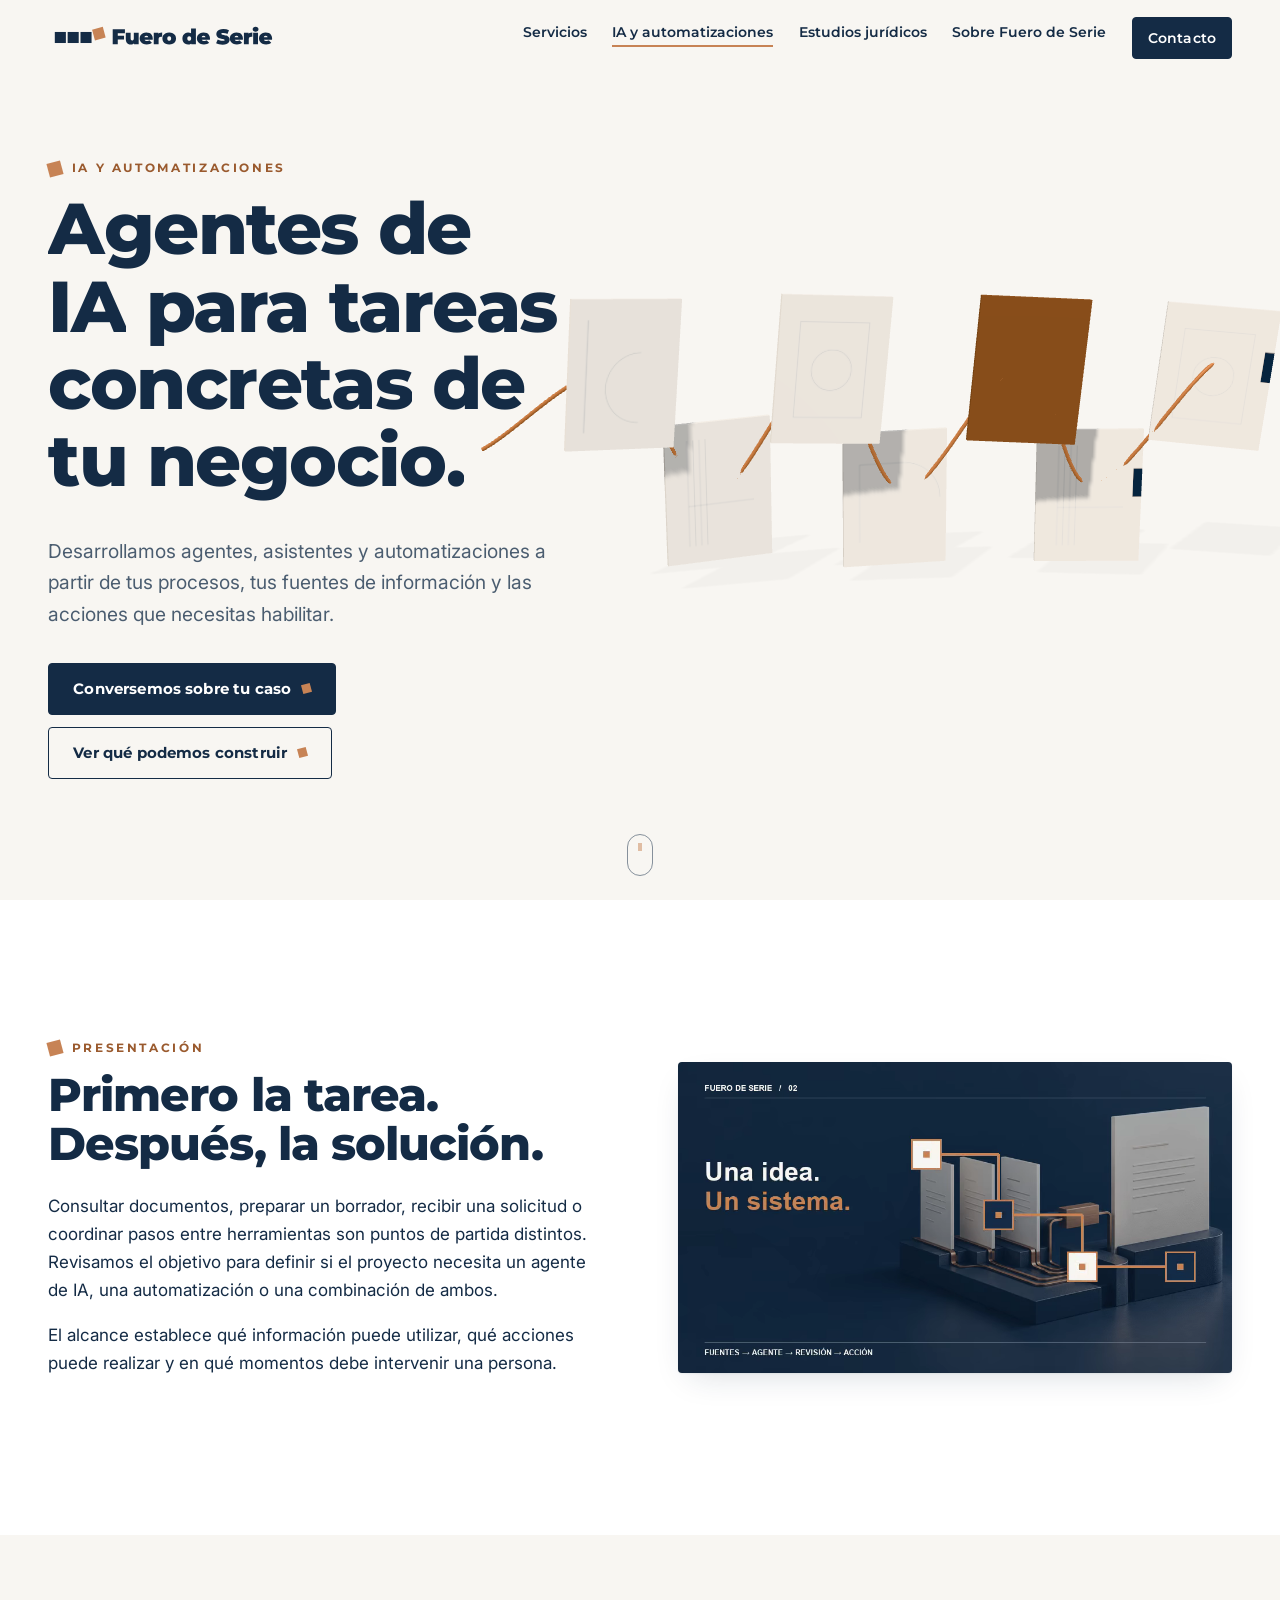
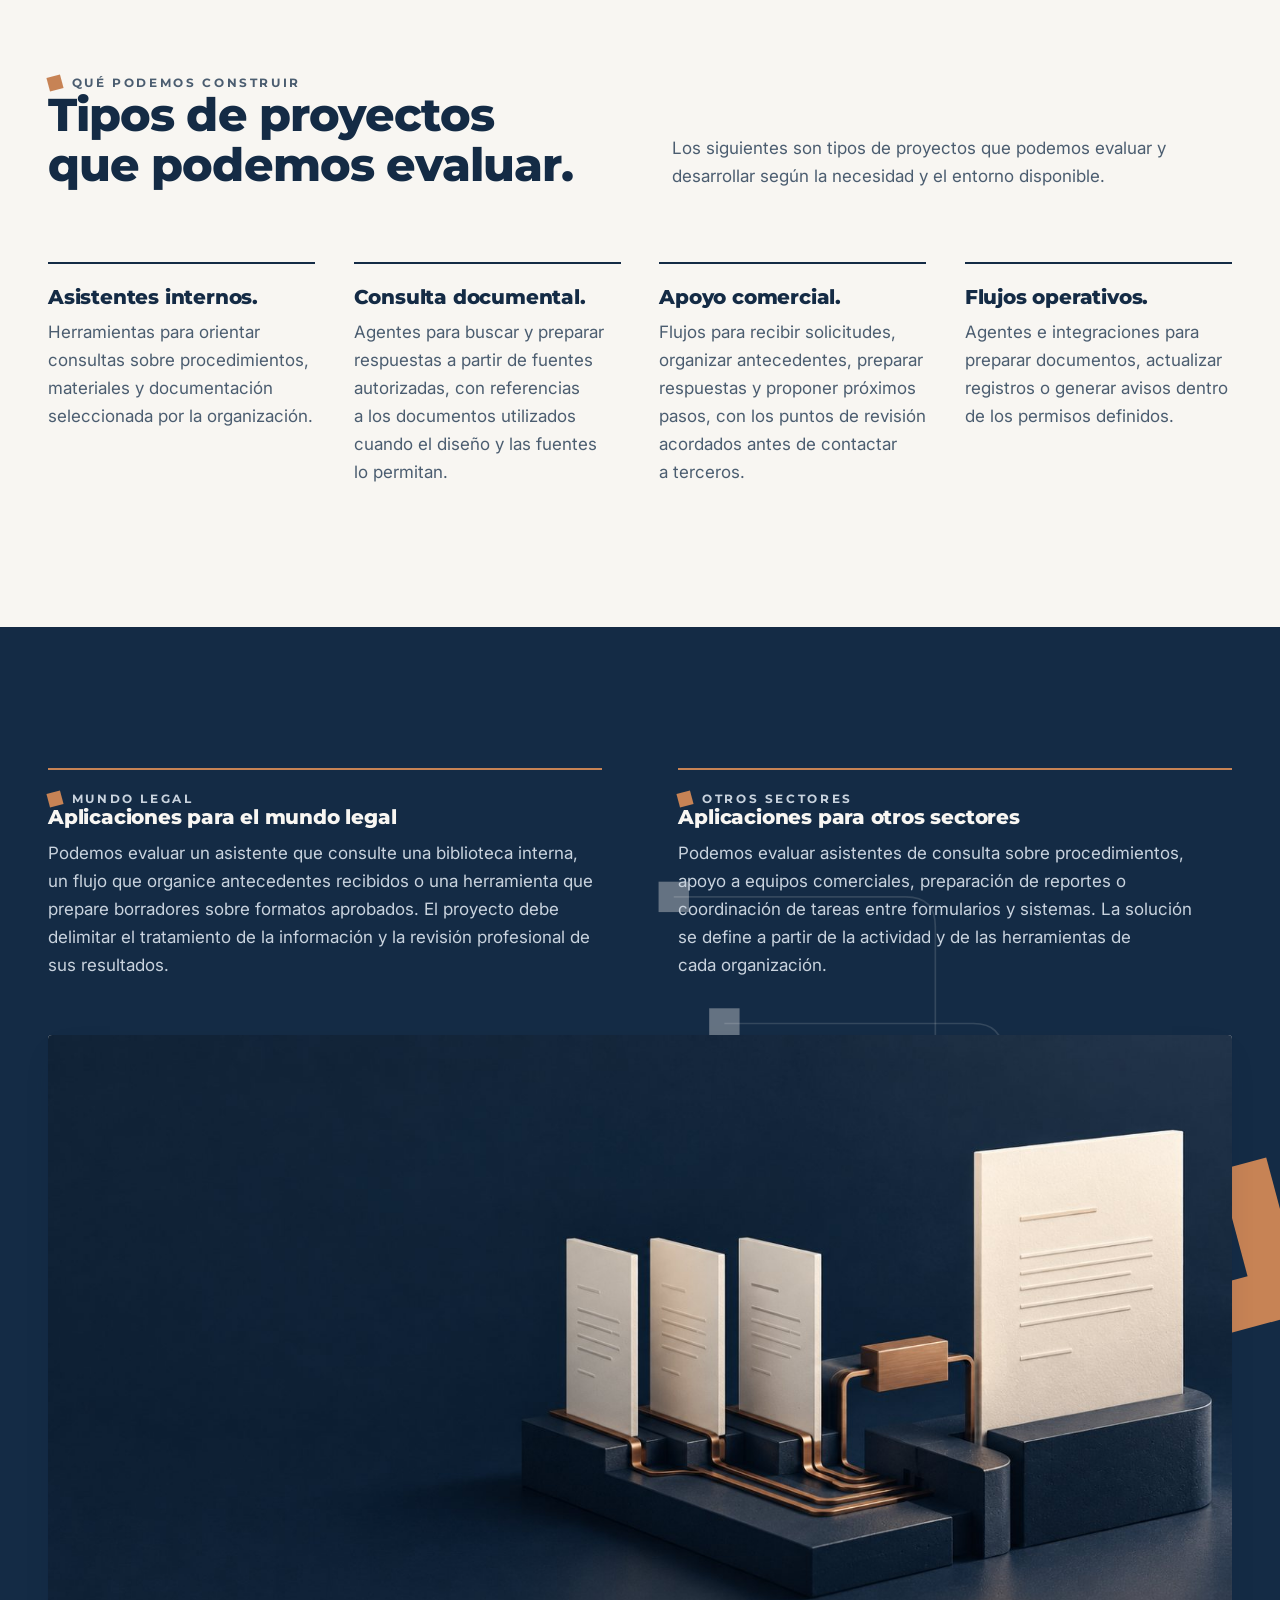
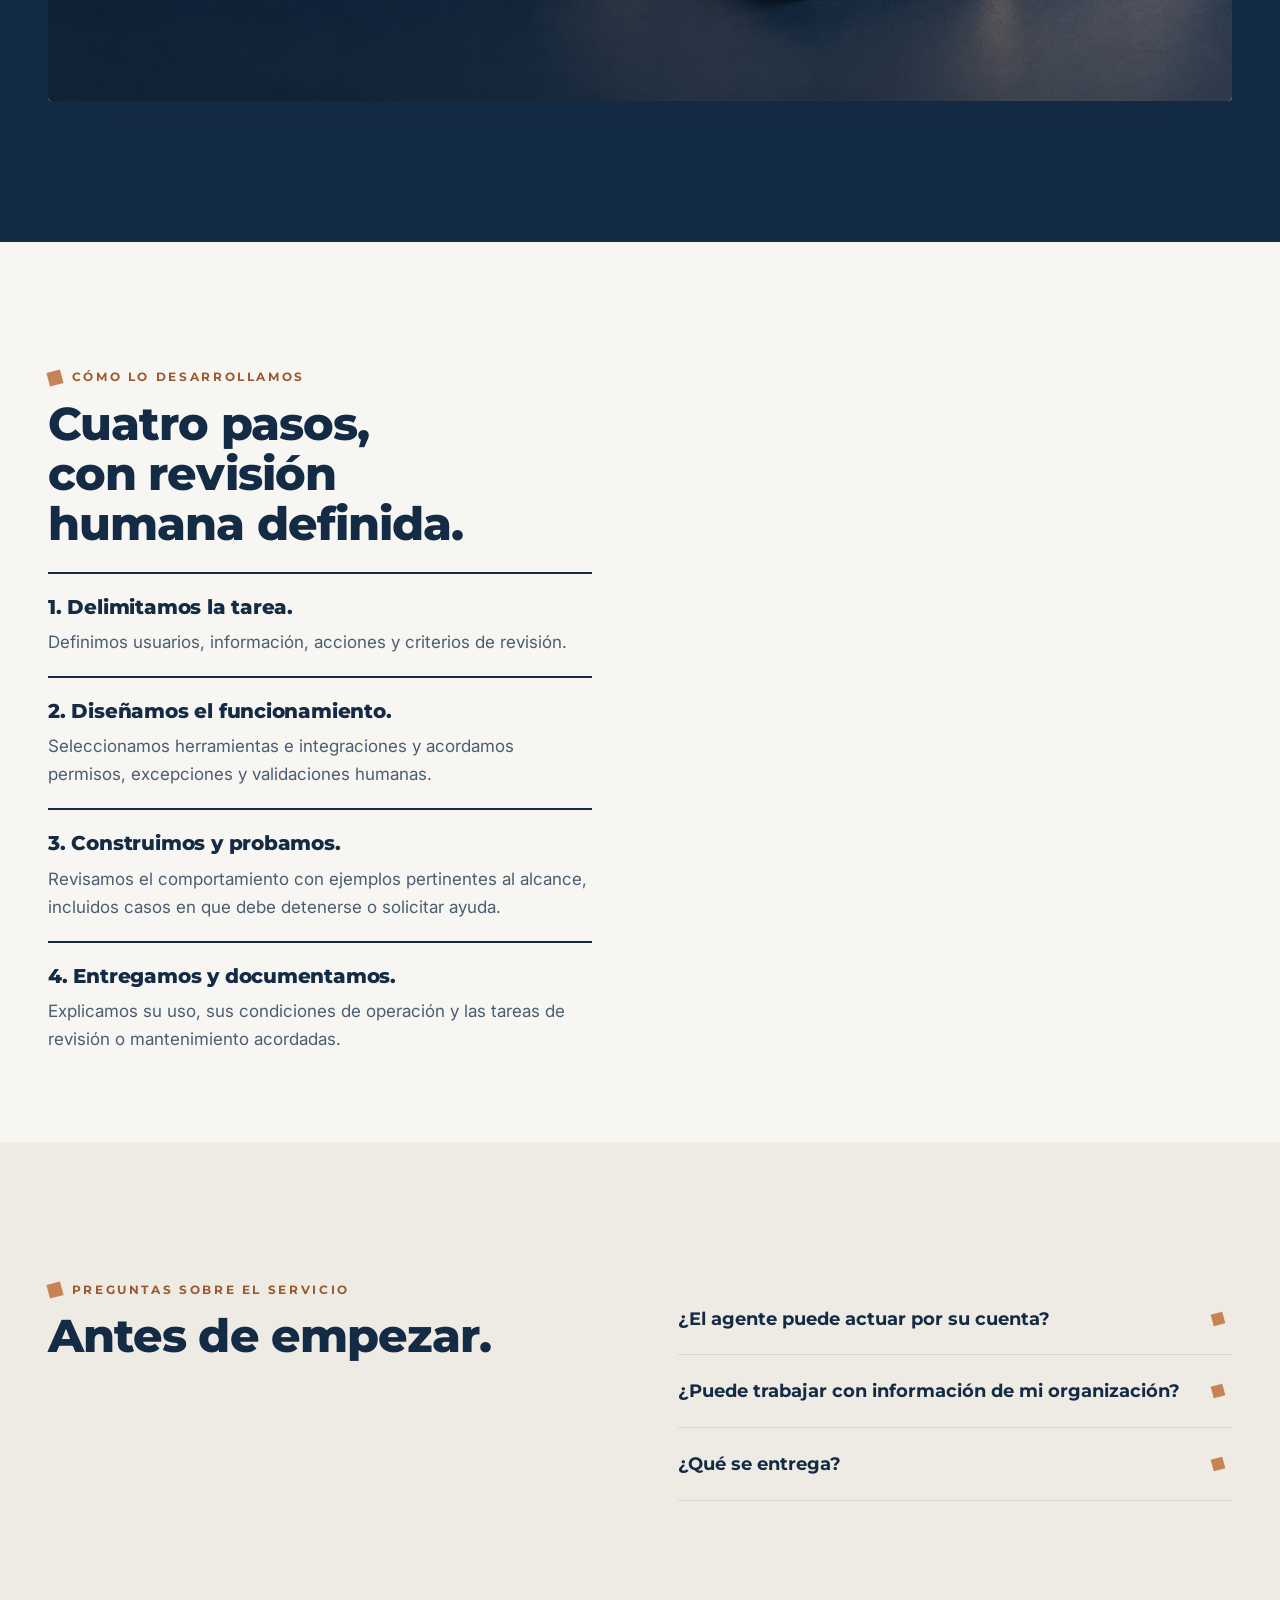
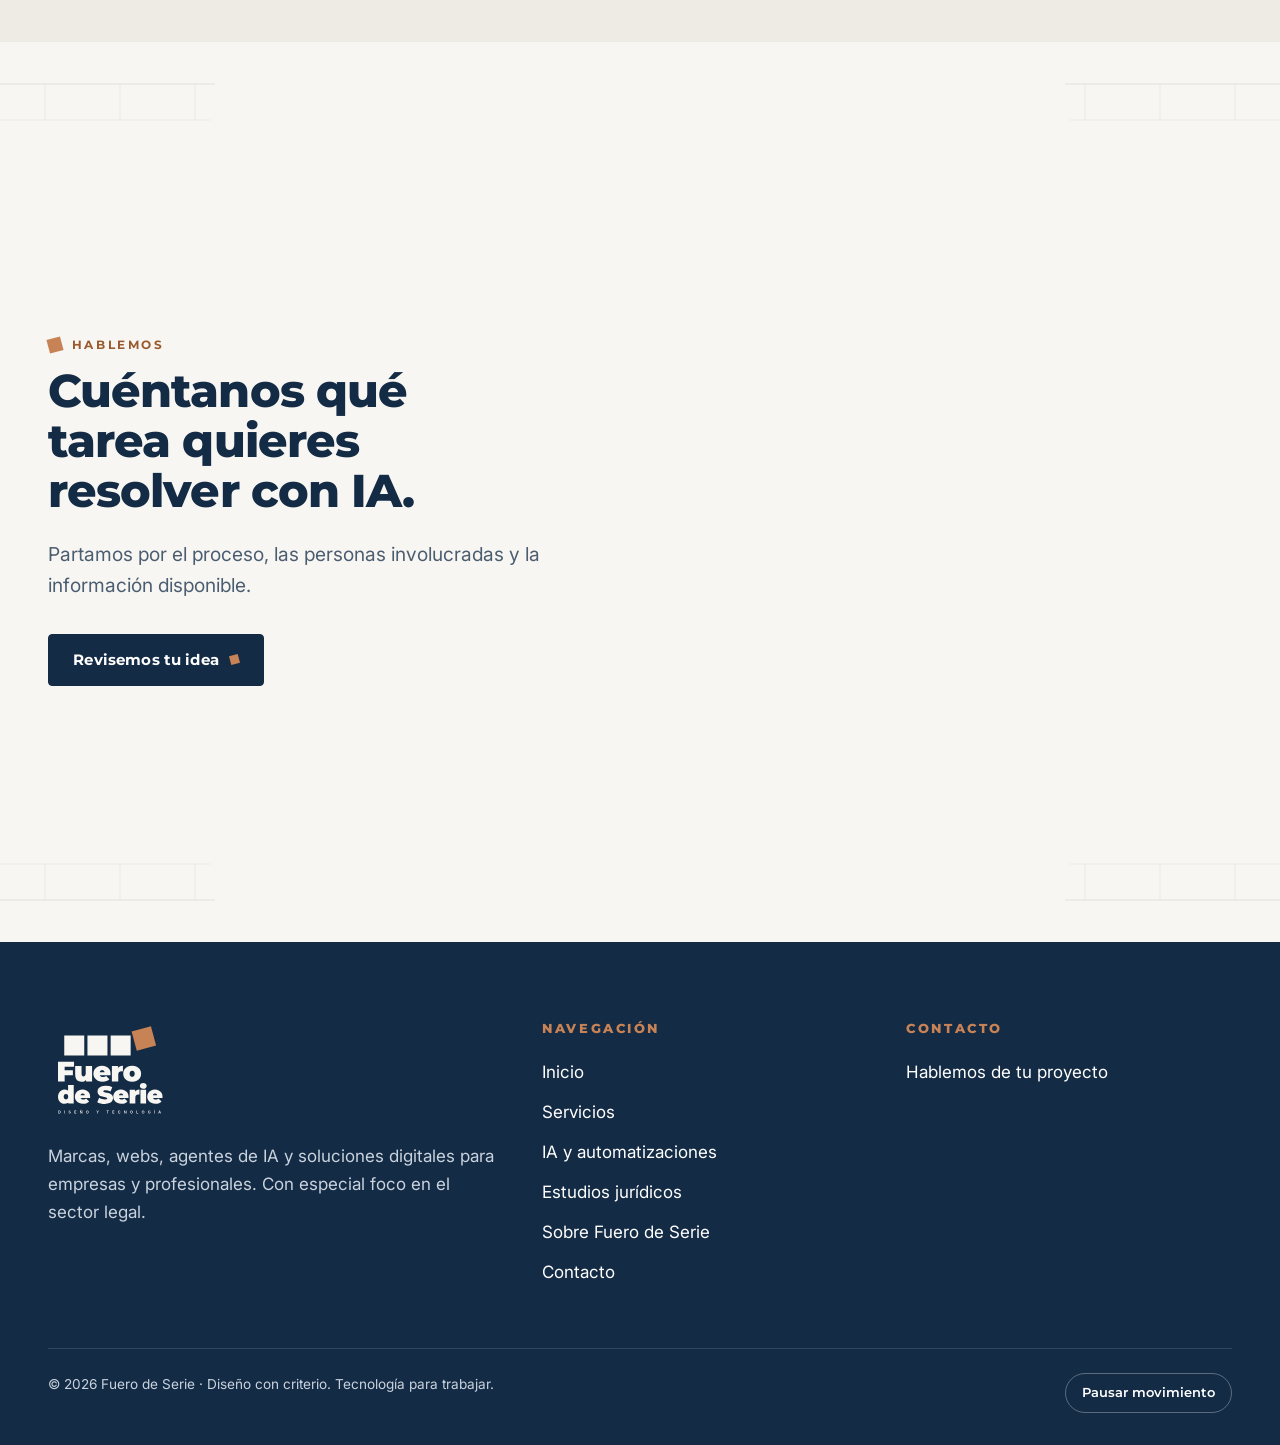
<file: ia-y-automatizaciones/index.html>
<!doctype html>
<html lang="es-CL">
<head>
<meta charset="utf-8">
<meta name="viewport" content="width=device-width, initial-scale=1, viewport-fit=cover">
<title>Agentes de IA y automatizaciones · Fuero de Serie</title>
<meta name="description" content="Agentes de IA, asistentes internos e integraciones para tareas concretas de empresas y estudios jurídicos. Consulta documental y apoyo operativo.">
<meta name="robots" content="noindex, nofollow">
<meta name="theme-color" content="#F8F6F2">
<meta property="og:type" content="website">
<meta property="og:locale" content="es_CL">
<meta property="og:site_name" content="Fuero de Serie">
<meta property="og:title" content="Agentes de IA y automatizaciones · Fuero de Serie">
<meta property="og:description" content="Agentes de IA, asistentes internos e integraciones para tareas concretas de empresas y estudios jurídicos. Consulta documental y apoyo operativo.">
<link rel="icon" href="../recursos/favicon.svg" type="image/svg+xml">
<link rel="icon" href="../recursos/favicon.ico" sizes="any">
<link rel="apple-touch-icon" href="../recursos/favicon_180.png">
<link rel="preload" href="../recursos/fuentes/Montserrat-Variable.woff2" as="font" type="font/woff2" crossorigin>
<link rel="stylesheet" href="../recursos/estilos.css">
<script type="application/ld+json">{"@context":"https://schema.org","@type":"ProfessionalService","name":"Fuero de Serie","description":"Diseñamos marcas y sitios web, desarrollamos agentes de IA y automatizamos procesos para empresas y profesionales. Con especial foco en estudios jurídicos.","founder":{"@type":"Person","name":"Luca Martino Acevedo","jobTitle":"Abogado y desarrollador"},"areaServed":"CL"}</script>
</head>
<body>
<a class="salto" href="#contenido">Saltar al contenido</a>
<canvas id="escena" aria-hidden="true"></canvas>
<header class="cabecera">
  <div class="marco">
    <a class="logo" href="../" aria-label="Fuero de Serie · Inicio"><img src="../recursos/logo/fuero_horizontal_sin_descriptor_color.svg" alt="Fuero de Serie" width="235" height="34"></a>
    <button class="menu-boton" type="button" aria-expanded="false" aria-controls="nav" aria-label="Abrir menú"><span></span><span></span><span></span></button>
    <nav class="nav" id="nav" aria-label="Principal">
      <ul><li><a href="../servicios/">Servicios</a></li><li><a href="../ia-y-automatizaciones/" aria-current="page">IA y automatizaciones</a></li><li><a href="../estudios-juridicos/">Estudios jurídicos</a></li><li><a href="../sobre-fuero-de-serie/">Sobre Fuero de Serie</a></li><li><a class="boton" href="../contacto/">Contacto</a></li></ul>
    </nav>
  </div>
</header>
<main id="contenido">

  <section class="seccion escenario hero" data-escena="conectar" aria-labelledby="h1">
    <div class="marco"><div class="texto">
      <p class="antetitulo">IA y automatizaciones</p>
      <h1 id="h1" data-palabras>Agentes de IA para tareas concretas de tu negocio.</h1>
      <p class="entrada aparece" style="--d:.5s">Desarrollamos agentes, asistentes y automatizaciones a partir de tus procesos, tus fuentes de información y las acciones que necesitas habilitar.</p>
      <div class="acciones aparece" style="--d:.6s">
        <a class="boton" href="../contacto/?servicio=ia">Conversemos sobre tu caso</a>
        <a class="boton secundario" href="#construir">Ver qué podemos construir</a>
      </div>
    </div></div>
    <span class="bajar" aria-hidden="true"></span>
  </section>

  <section class="seccion lleno" aria-labelledby="tarea-t">
    <div class="marco dividido">
      <div>
        <p class="antetitulo aparece">Presentación</p>
        <h2 id="tarea-t" class="aparece" style="--d:0.05s">Primero la tarea. Después, la solución.</h2>
        <p class="aparece" style="--d:0.1s">Consultar documentos, preparar un borrador, recibir una solicitud o coordinar pasos entre herramientas son puntos de partida distintos. Revisamos el objetivo para definir si el proyecto necesita un agente de IA, una automatización o una combinación de ambos.</p>
        <p class="aparece" style="--d:0.15s">El alcance establece qué información puede utilizar, qué acciones puede realizar y en qué momentos debe intervenir una persona.</p>
      </div>
      
  <div class="figura clip aparece">
    <video muted playsinline preload="none" poster="../recursos/img/poster_sistema.jpg" aria-label="Animación: módulos azules que se conectan mediante una ruta de cobre.">
      <source src="../recursos/video/02_sistema_conectado.webm" type="video/webm">
      <source src="../recursos/video/02_sistema_conectado.mp4" type="video/mp4">
    </video>
    <button class="repetir" type="button">Repetir ↻</button>
  </div>
    </div>
  </section>

  <section id="construir" class="seccion papel" aria-labelledby="construir-t" style="scroll-margin-top:76px">
    <div class="marco">
      <div class="cabeza">
        <div><p class="antetitulo aparece">Qué podemos construir</p><h2 id="construir-t" class="aparece" style="--d:0.05s">Tipos de proyectos que podemos evaluar.</h2></div>
        <p class="aparece" style="--d:0.1s">Los siguientes son tipos de proyectos que podemos evaluar y desarrollar según la necesidad y el entorno disponible.</p>
      </div>
      <div class="rejilla r4">
        <div class="bloque aparece" style="--d:0s"><h3>Asistentes internos.</h3><p>Herramientas para orientar consultas sobre procedimientos, materiales y documentación seleccionada por la organización.</p></div><div class="bloque aparece" style="--d:0.08s"><h3>Consulta documental.</h3><p>Agentes para buscar y preparar respuestas a partir de fuentes autorizadas, con referencias a los documentos utilizados cuando el diseño y las fuentes lo permitan.</p></div><div class="bloque aparece" style="--d:0.16s"><h3>Apoyo comercial.</h3><p>Flujos para recibir solicitudes, organizar antecedentes, preparar respuestas y proponer próximos pasos, con los puntos de revisión acordados antes de contactar a terceros.</p></div><div class="bloque aparece" style="--d:0.24s"><h3>Flujos operativos.</h3><p>Agentes e integraciones para preparar documentos, actualizar registros o generar avisos dentro de los permisos definidos.</p></div>
      </div>
    </div>
  </section>

  <section class="seccion oscuro fondo-rutas" aria-labelledby="apl-t">
    <div class="marco">
      <h2 id="apl-t" class="oculto">Aplicaciones</h2>
      <div class="dividido" style="align-items:start">
        <div class="bloque aparece"><p class="antetitulo">Mundo legal</p><h3>Aplicaciones para el mundo legal</h3><p>Podemos evaluar un asistente que consulte una biblioteca interna, un flujo que organice antecedentes recibidos o una herramienta que prepare borradores sobre formatos aprobados. El proyecto debe delimitar el tratamiento de la información y la revisión profesional de sus resultados.</p></div>
        <div class="bloque aparece" style="--d:.1s"><p class="antetitulo">Otros sectores</p><h3>Aplicaciones para otros sectores</h3><p>Podemos evaluar asistentes de consulta sobre procedimientos, apoyo a equipos comerciales, preparación de reportes o coordinación de tareas entre formularios y sistemas. La solución se define a partir de la actividad y de las herramientas de cada organización.</p></div>
      </div>
      <div style="height:56px"></div>
      <div class="figura aparece "><img src="../recursos/img/conexiones_ia.jpg" alt="Módulos azules sobre fondo oscuro unidos por rutas de cobre." width="1600" height="900" decoding="async"></div>
    </div>
  </section>

  <section class="seccion escenario" data-escena="alinear" aria-labelledby="como-t">
    <div class="marco"><div class="texto">
      <p class="antetitulo aparece">Cómo lo desarrollamos</p>
      <h2 id="como-t" class="aparece" style="--d:0.05s">Cuatro pasos, con revisión humana definida.</h2>
      <div class="rejilla" style="gap:20px">
        <div class="bloque aparece" style="--d:0s"><h3>1. Delimitamos la tarea.</h3><p>Definimos usuarios, información, acciones y criterios de revisión.</p></div><div class="bloque aparece" style="--d:0.06s"><h3>2. Diseñamos el funcionamiento.</h3><p>Seleccionamos herramientas e integraciones y acordamos permisos, excepciones y validaciones humanas.</p></div><div class="bloque aparece" style="--d:0.12s"><h3>3. Construimos y probamos.</h3><p>Revisamos el comportamiento con ejemplos pertinentes al alcance, incluidos casos en que debe detenerse o solicitar ayuda.</p></div><div class="bloque aparece" style="--d:0.18s"><h3>4. Entregamos y documentamos.</h3><p>Explicamos su uso, sus condiciones de operación y las tareas de revisión o mantenimiento acordadas.</p></div>
      </div>
    </div></div>
  </section>

  <section class="seccion niebla" aria-labelledby="faq-t">
    <div class="marco dividido" style="align-items:start">
      <div><p class="antetitulo aparece">Preguntas sobre el servicio</p><h2 id="faq-t" class="aparece" style="--d:0.05s">Antes de empezar.</h2></div>
      <div class="preguntas"><details class="aparece"><summary>¿El agente puede actuar por su cuenta?</summary><p>Las acciones habilitadas se definen en el proyecto. Algunas pueden ejecutarse dentro de reglas acordadas y otras requerir aprobación. Esa decisión forma parte del diseño.</p></details><details class="aparece"><summary>¿Puede trabajar con información de mi organización?</summary><p>Evaluamos las fuentes autorizadas, los permisos y las condiciones de uso antes de definir la conexión. El acceso debe corresponder al alcance acordado.</p></details><details class="aparece"><summary>¿Qué se entrega?</summary><p>La propuesta identifica la solución, las integraciones, las pruebas, la documentación y las condiciones de operación incluidas. También distingue los servicios externos y licencias necesarios.</p></details></div>
    </div>
  </section>
  
  <section class="seccion escenario" data-escena="resolver" aria-labelledby="cierre-t">
    <div class="bordes" aria-hidden="true"><img src="../recursos/svg/03_marco_editorial.svg" alt=""></div>
    <div class="marco"><div class="texto">
      <p class="antetitulo aparece">Hablemos</p>
      <h2 id="cierre-t" class="aparece" style="--d:0.05s">Cuéntanos qué tarea quieres resolver con IA.</h2>
      <p class="entrada aparece" style="--d:.1s">Partamos por el proceso, las personas involucradas y la información disponible.</p>
      <div class="acciones aparece" style="--d:.15s"><a class="boton" href="../contacto/">Revisemos tu idea</a></div>
    </div></div>
  </section>
</main>
<footer class="pie">
  <div class="marco">
    <div class="rejilla">
      <div>
        <img src="../recursos/logo/fuero_vertical_inverso.svg" alt="Fuero de Serie · Diseño y tecnología" width="125" height="100">
        <p style="max-width:30em">Marcas, webs, agentes de IA y soluciones digitales para empresas y profesionales. Con especial foco en el sector legal.</p>
      </div>
      <div><h2>Navegación</h2><ul><li><a href=".././">Inicio</a></li><li><a href="../servicios/">Servicios</a></li><li><a href="../ia-y-automatizaciones/">IA y automatizaciones</a></li><li><a href="../estudios-juridicos/">Estudios jurídicos</a></li><li><a href="../sobre-fuero-de-serie/">Sobre Fuero de Serie</a></li><li><a href="../contacto/">Contacto</a></li></ul></div>
      <div><h2>Contacto</h2><ul><li><a href="../contacto/">Hablemos de tu proyecto</a></li></ul></div>
    </div>
    <div class="base"><span>© 2026 Fuero de Serie · Diseño con criterio. Tecnología para trabajar.</span><button class="boton-movimiento" type="button" aria-pressed="false">Pausar movimiento</button></div>
  </div>
</footer>
<script src="../recursos/app.js"></script>
<script type="module" src="../recursos/escena.js"></script>
</body>
</html>
</file>
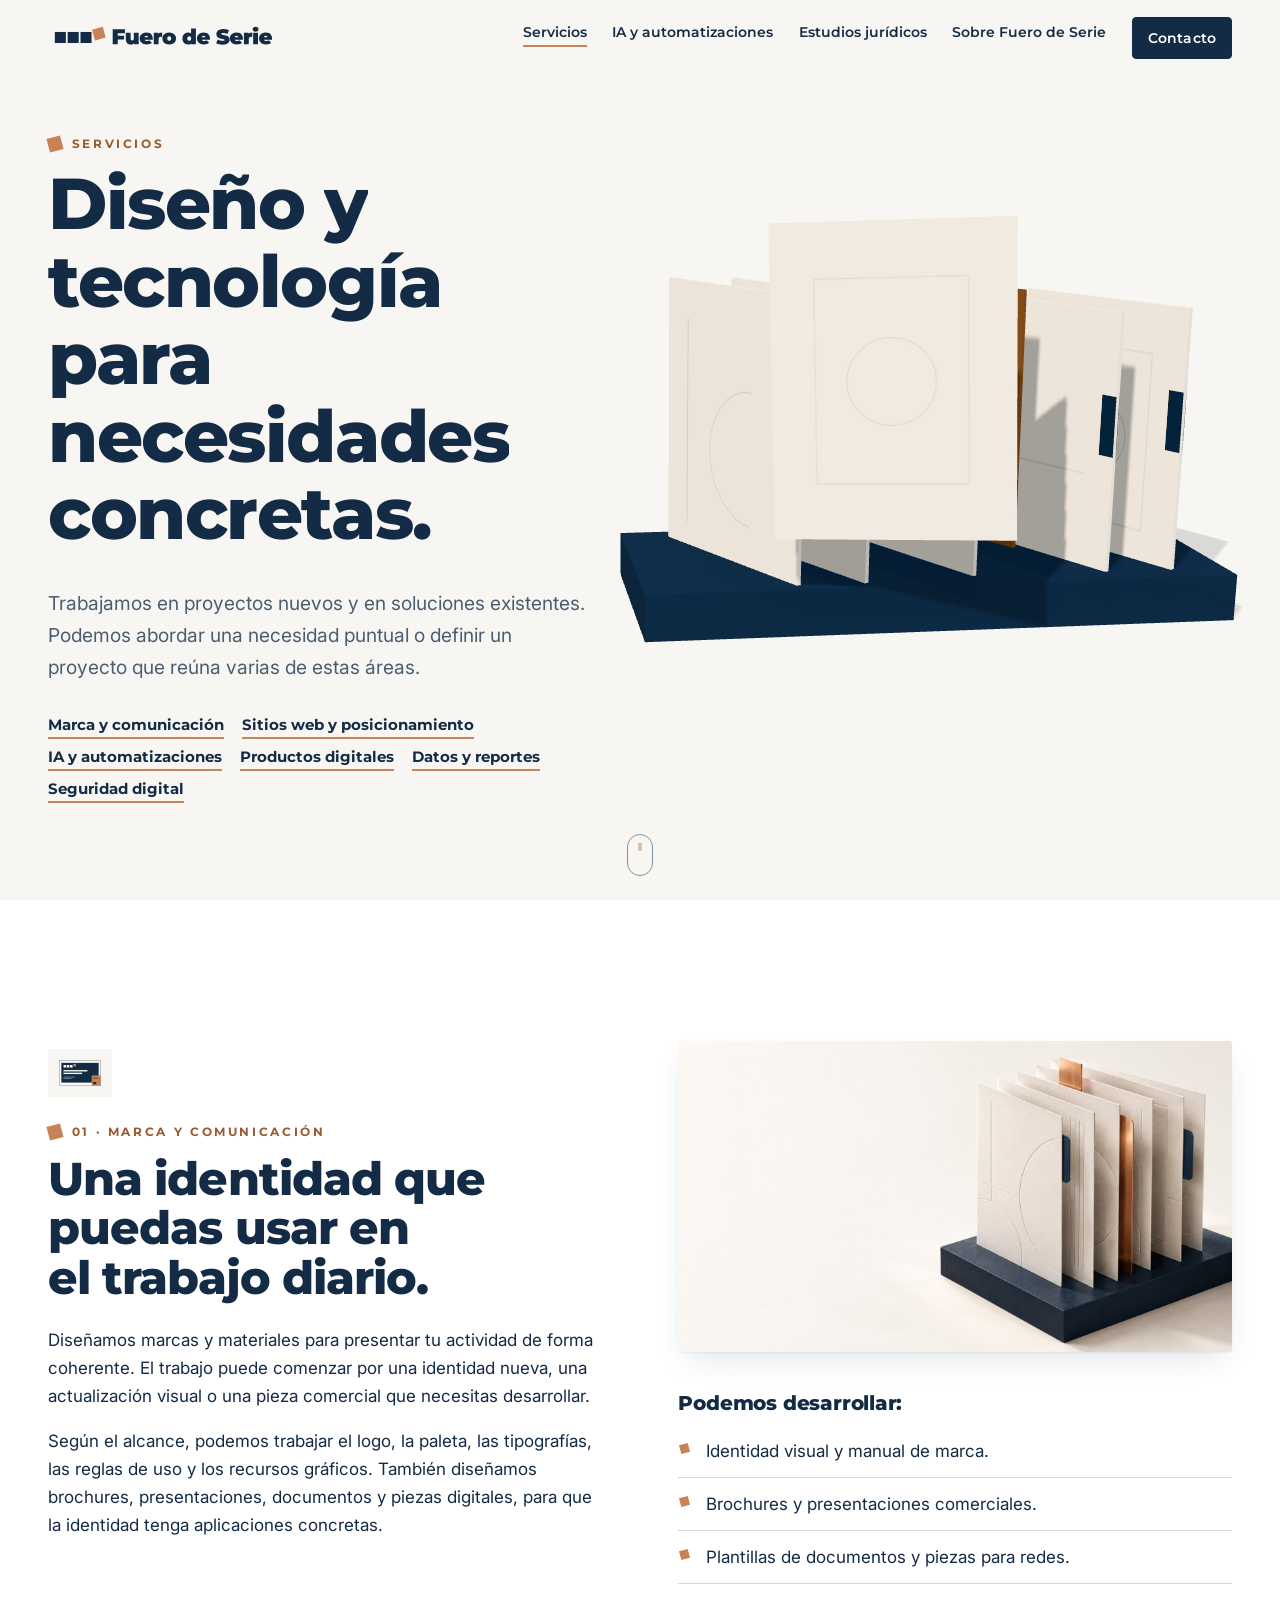
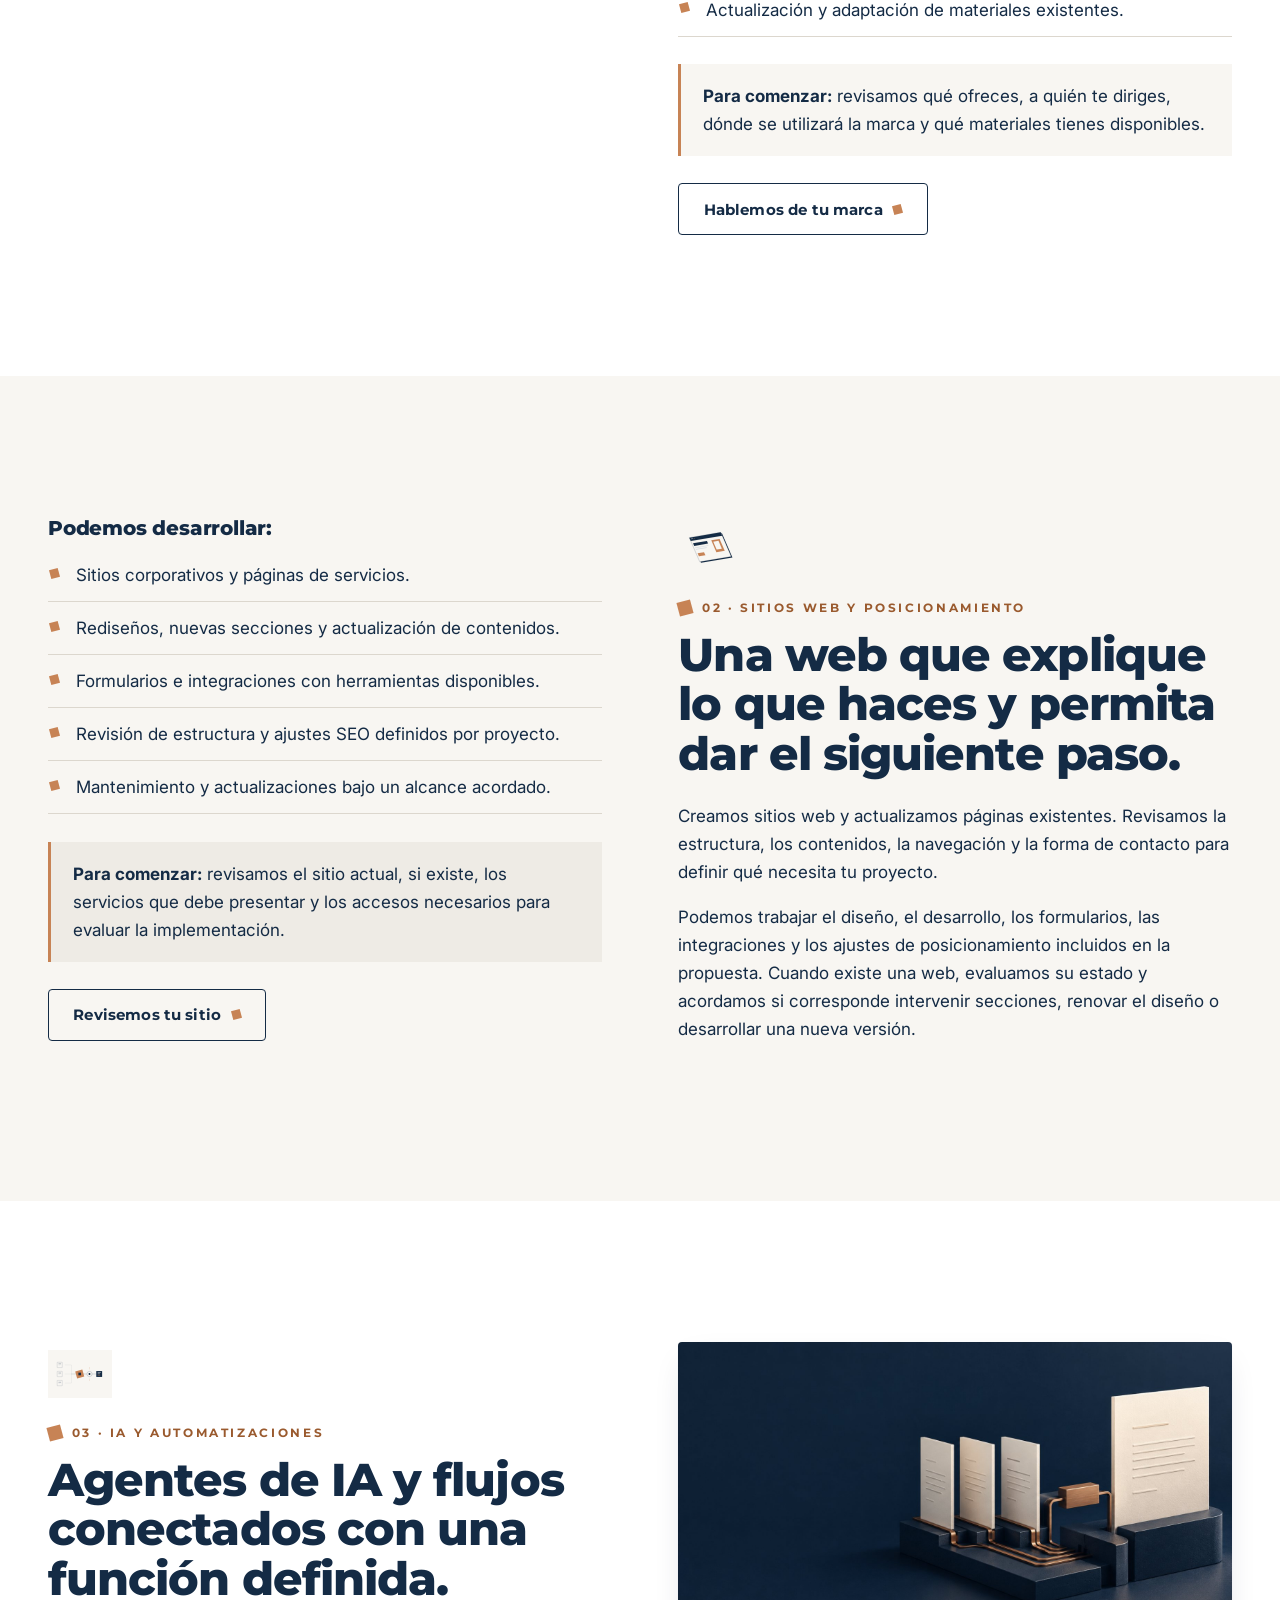
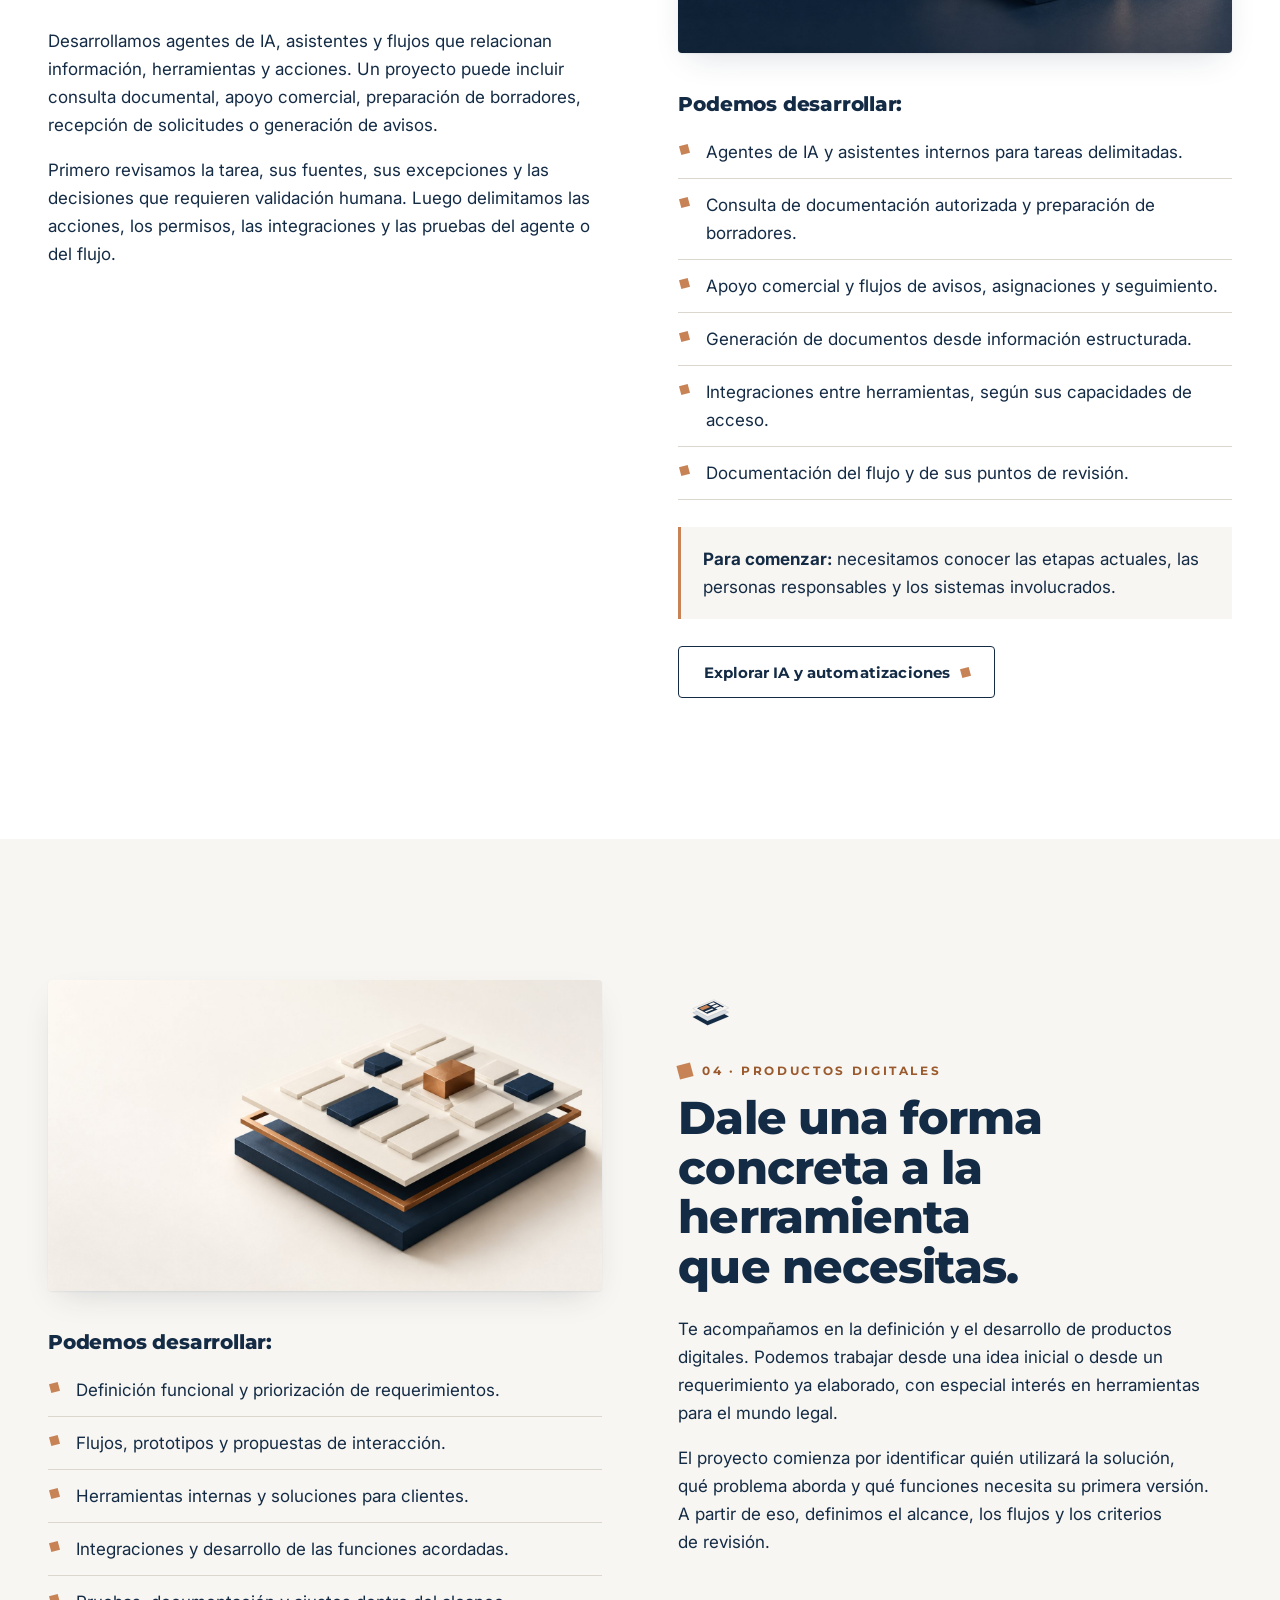
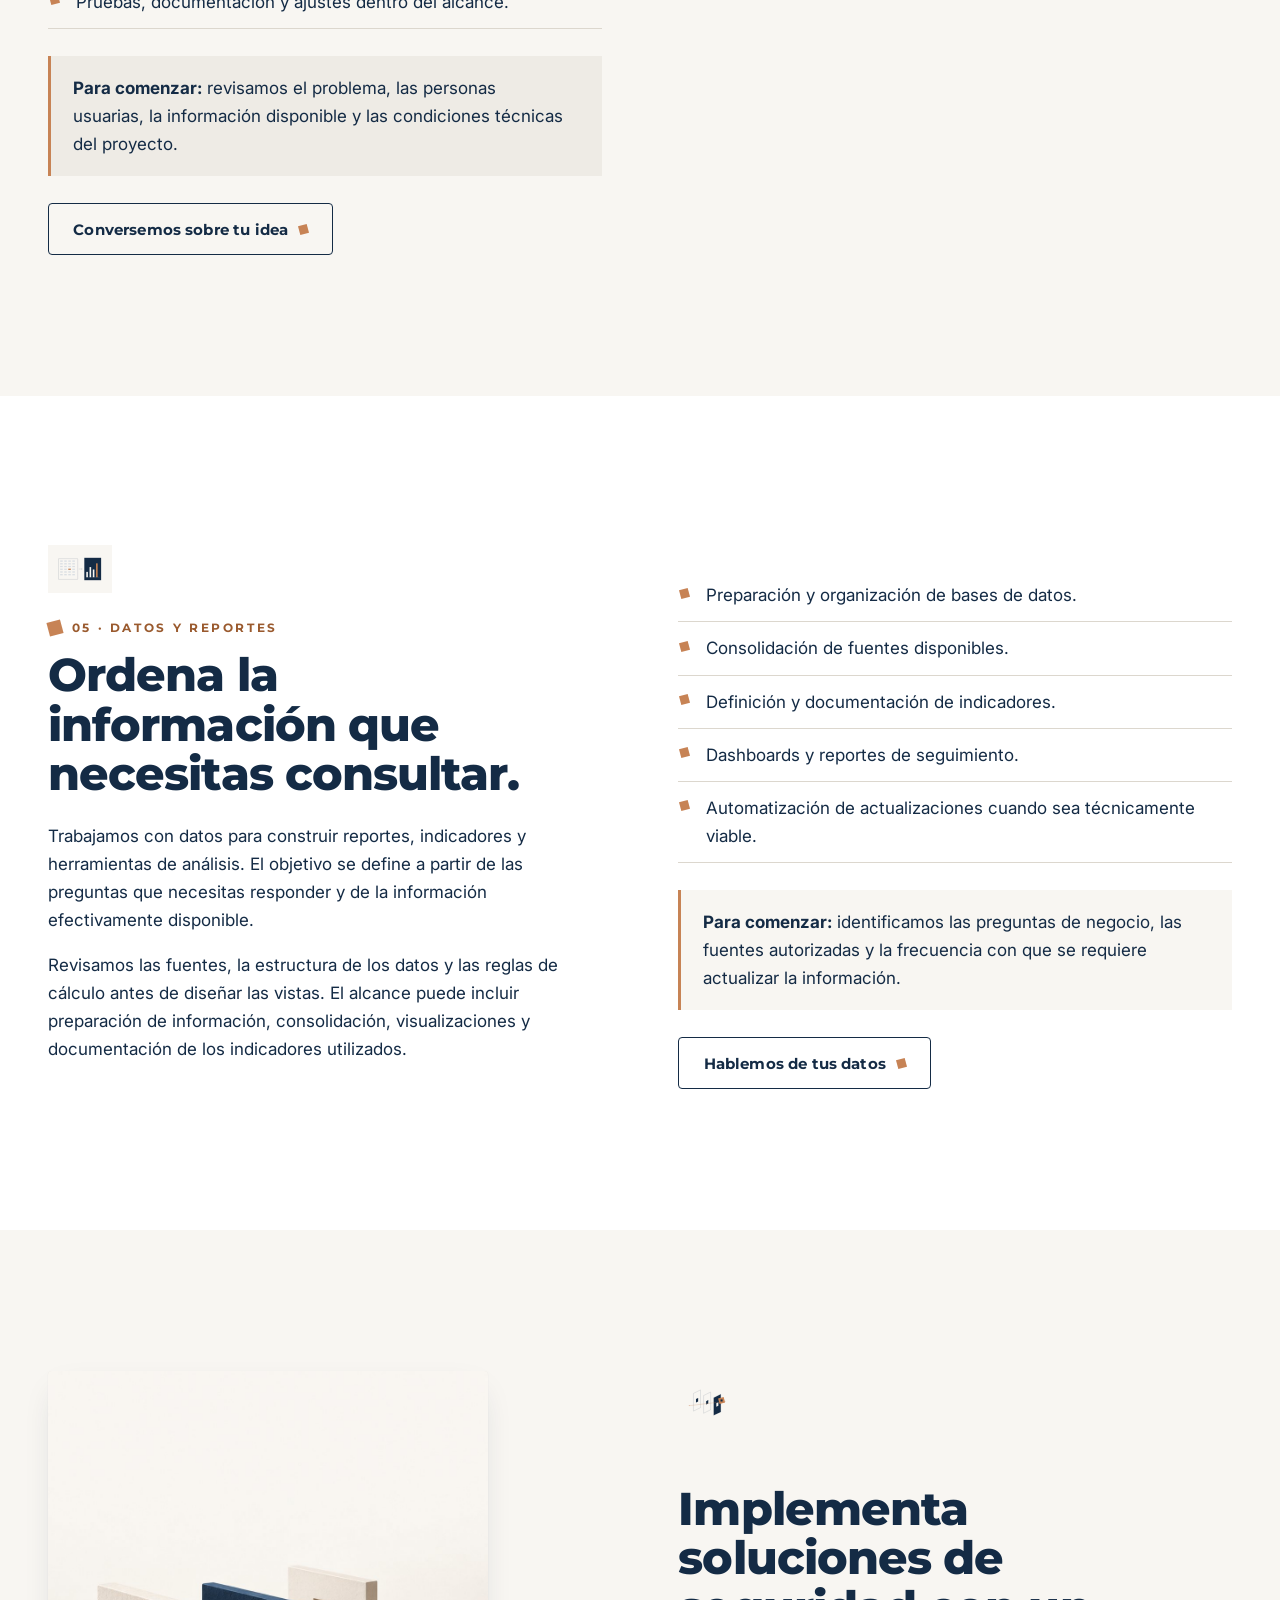
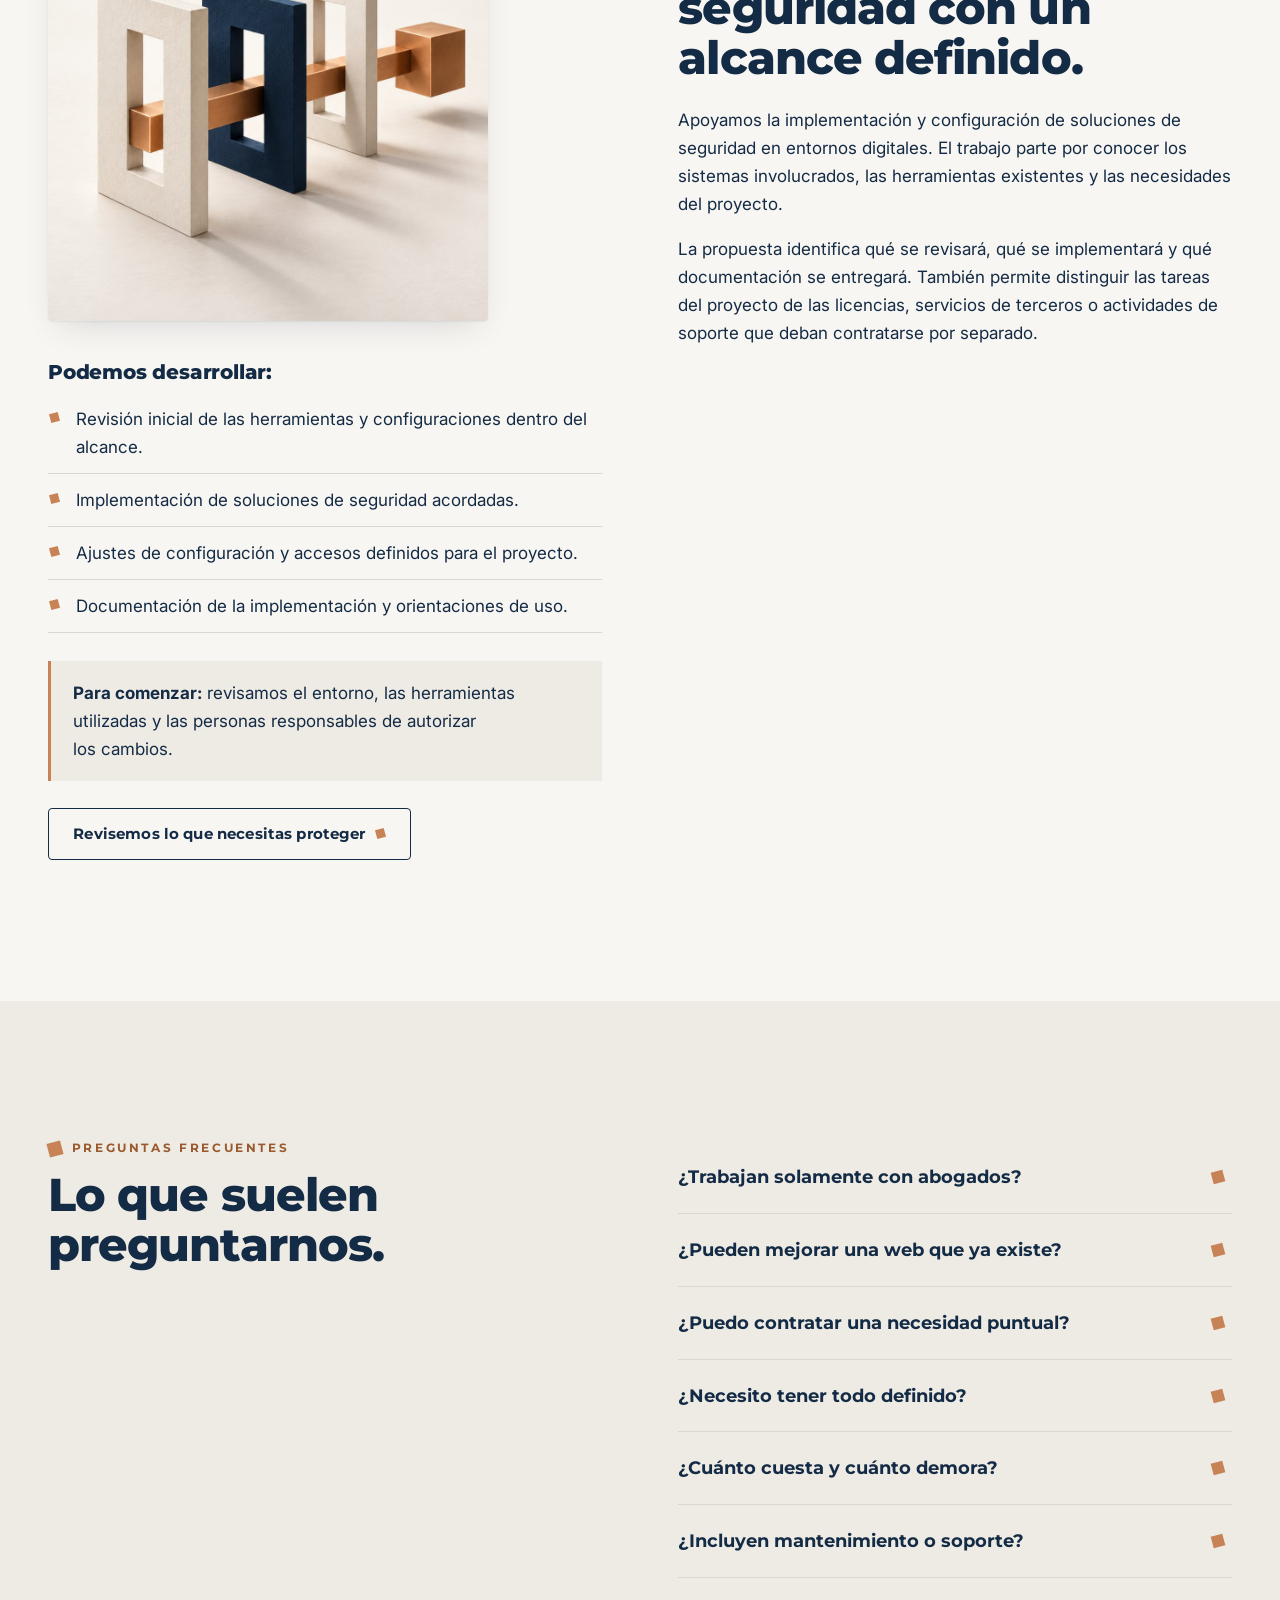
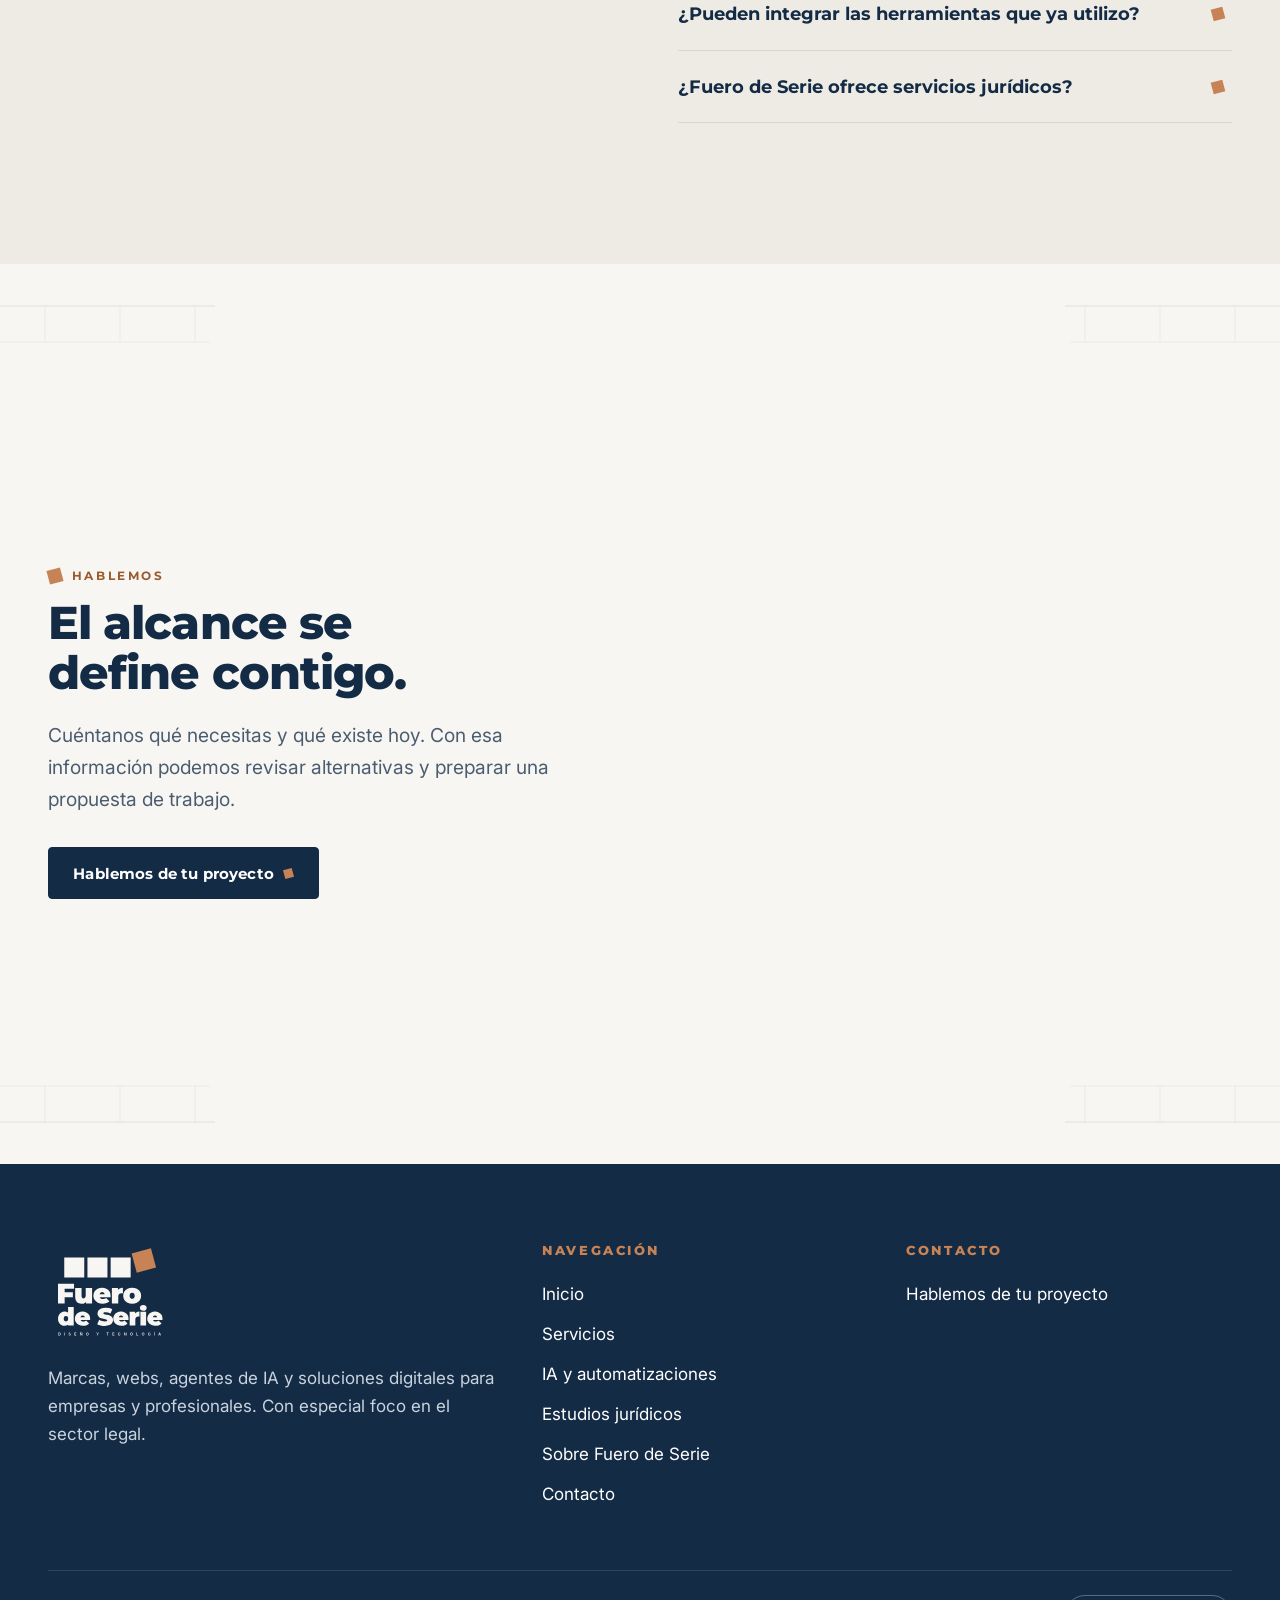
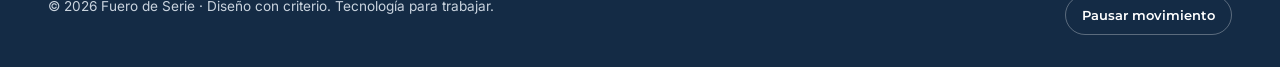
<file: servicios/index.html>
<!doctype html>
<html lang="es-CL">
<head>
<meta charset="utf-8">
<meta name="viewport" content="width=device-width, initial-scale=1, viewport-fit=cover">
<title>Servicios de diseño y tecnología · Fuero de Serie</title>
<meta name="description" content="Branding, sitios web, agentes de IA, automatizaciones, productos digitales, datos y seguridad. Conoce las áreas de trabajo de Fuero de Serie.">
<meta name="robots" content="noindex, nofollow">
<meta name="theme-color" content="#F8F6F2">
<meta property="og:type" content="website">
<meta property="og:locale" content="es_CL">
<meta property="og:site_name" content="Fuero de Serie">
<meta property="og:title" content="Servicios de diseño y tecnología · Fuero de Serie">
<meta property="og:description" content="Branding, sitios web, agentes de IA, automatizaciones, productos digitales, datos y seguridad. Conoce las áreas de trabajo de Fuero de Serie.">
<link rel="icon" href="../recursos/favicon.svg" type="image/svg+xml">
<link rel="icon" href="../recursos/favicon.ico" sizes="any">
<link rel="apple-touch-icon" href="../recursos/favicon_180.png">
<link rel="preload" href="../recursos/fuentes/Montserrat-Variable.woff2" as="font" type="font/woff2" crossorigin>
<link rel="stylesheet" href="../recursos/estilos.css">
<script type="application/ld+json">{"@context":"https://schema.org","@type":"ProfessionalService","name":"Fuero de Serie","description":"Diseñamos marcas y sitios web, desarrollamos agentes de IA y automatizamos procesos para empresas y profesionales. Con especial foco en estudios jurídicos.","founder":{"@type":"Person","name":"Luca Martino Acevedo","jobTitle":"Abogado y desarrollador"},"areaServed":"CL"}</script>
</head>
<body>
<a class="salto" href="#contenido">Saltar al contenido</a>
<canvas id="escena" aria-hidden="true"></canvas>
<header class="cabecera">
  <div class="marco">
    <a class="logo" href="../" aria-label="Fuero de Serie · Inicio"><img src="../recursos/logo/fuero_horizontal_sin_descriptor_color.svg" alt="Fuero de Serie" width="235" height="34"></a>
    <button class="menu-boton" type="button" aria-expanded="false" aria-controls="nav" aria-label="Abrir menú"><span></span><span></span><span></span></button>
    <nav class="nav" id="nav" aria-label="Principal">
      <ul><li><a href="../servicios/" aria-current="page">Servicios</a></li><li><a href="../ia-y-automatizaciones/">IA y automatizaciones</a></li><li><a href="../estudios-juridicos/">Estudios jurídicos</a></li><li><a href="../sobre-fuero-de-serie/">Sobre Fuero de Serie</a></li><li><a class="boton" href="../contacto/">Contacto</a></li></ul>
    </nav>
  </div>
</header>
<main id="contenido">

  <section class="seccion escenario hero" data-escena="destacar" aria-labelledby="h1">
    <div class="marco"><div class="texto">
      <p class="antetitulo">Servicios</p>
      <h1 id="h1" data-palabras>Diseño y tecnología para necesidades concretas.</h1>
      <p class="entrada aparece" style="--d:.5s">Trabajamos en proyectos nuevos y en soluciones existentes. Podemos abordar una necesidad puntual o definir un proyecto que reúna varias de estas áreas.</p>
      <nav class="acciones aparece" style="--d:.6s;gap:8px 18px" aria-label="Áreas de servicio">
        <a class="enlace" href="#marca">Marca y comunicación</a><a class="enlace" href="#web">Sitios web y posicionamiento</a><a class="enlace" href="#ia">IA y automatizaciones</a><a class="enlace" href="#producto">Productos digitales</a><a class="enlace" href="#datos">Datos y reportes</a><a class="enlace" href="#seguridad">Seguridad digital</a>
      </nav>
    </div></div>
    <span class="bajar" aria-hidden="true"></span>
  </section>
  
  <section id="marca" class="seccion servicio lleno" aria-labelledby="marca-t">
    <div class="marco dividido ">
      <div>
        <img class="icono aparece" src="../recursos/svg/01_marca.svg" alt="" width="64" height="64">
        <p class="antetitulo aparece">01 · Marca y comunicación</p>
        <h2 id="marca-t" class="aparece" style="--d:0.05s">Una identidad que puedas usar en el trabajo diario.</h2>
        <p class="aparece" style="--d:0.08s">Diseñamos marcas y materiales para presentar tu actividad de forma coherente. El trabajo puede comenzar por una identidad nueva, una actualización visual o una pieza comercial que necesitas desarrollar.</p><p class="aparece" style="--d:0.12s">Según el alcance, podemos trabajar el logo, la paleta, las tipografías, las reglas de uso y los recursos gráficos. También diseñamos brochures, presentaciones, documentos y piezas digitales, para que la identidad tenga aplicaciones concretas.</p>
      </div>
      <div>
        <div class="figura aparece "><img src="../recursos/img/archivo_editorial.jpg" alt="Folios editoriales ordenados sobre una base azul con un acento de cobre." width="1600" height="900" decoding="async"></div><div style="height:40px"></div>
        <h3 class="aparece">Podemos desarrollar:</h3>
        <div class="aparece"><ul class="lista"><li>Identidad visual y manual de marca.</li><li>Brochures y presentaciones comerciales.</li><li>Plantillas de documentos y piezas para redes.</li><li>Actualización y adaptación de materiales existentes.</li></ul></div>
        <p class="para-comenzar aparece"><strong>Para comenzar:</strong> revisamos qué ofreces, a quién te diriges, dónde se utilizará la marca y qué materiales tienes disponibles.</p>
        <a class="boton secundario aparece" href="../contacto/?servicio=marca">Hablemos de tu marca</a>
      </div>
    </div>
  </section>
  <section id="web" class="seccion servicio papel" aria-labelledby="web-t">
    <div class="marco dividido invertido">
      <div>
        <img class="icono aparece" src="../recursos/svg/02_web.svg" alt="" width="64" height="64">
        <p class="antetitulo aparece">02 · Sitios web y posicionamiento</p>
        <h2 id="web-t" class="aparece" style="--d:0.05s">Una web que explique lo que haces y permita dar el siguiente paso.</h2>
        <p class="aparece" style="--d:0.08s">Creamos sitios web y actualizamos páginas existentes. Revisamos la estructura, los contenidos, la navegación y la forma de contacto para definir qué necesita tu proyecto.</p><p class="aparece" style="--d:0.12s">Podemos trabajar el diseño, el desarrollo, los formularios, las integraciones y los ajustes de posicionamiento incluidos en la propuesta. Cuando existe una web, evaluamos su estado y acordamos si corresponde intervenir secciones, renovar el diseño o desarrollar una nueva versión.</p>
      </div>
      <div>
        
        <h3 class="aparece">Podemos desarrollar:</h3>
        <div class="aparece"><ul class="lista"><li>Sitios corporativos y páginas de servicios.</li><li>Rediseños, nuevas secciones y actualización de contenidos.</li><li>Formularios e integraciones con herramientas disponibles.</li><li>Revisión de estructura y ajustes SEO definidos por proyecto.</li><li>Mantenimiento y actualizaciones bajo un alcance acordado.</li></ul></div>
        <p class="para-comenzar aparece"><strong>Para comenzar:</strong> revisamos el sitio actual, si existe, los servicios que debe presentar y los accesos necesarios para evaluar la implementación.</p>
        <a class="boton secundario aparece" href="../contacto/?servicio=web">Revisemos tu sitio</a>
      </div>
    </div>
  </section>
  <section id="ia" class="seccion servicio lleno" aria-labelledby="ia-t">
    <div class="marco dividido ">
      <div>
        <img class="icono aparece" src="../recursos/svg/03_ia.svg" alt="" width="64" height="64">
        <p class="antetitulo aparece">03 · IA y automatizaciones</p>
        <h2 id="ia-t" class="aparece" style="--d:0.05s">Agentes de IA y flujos conectados con una función definida.</h2>
        <p class="aparece" style="--d:0.08s">Desarrollamos agentes de IA, asistentes y flujos que relacionan información, herramientas y acciones. Un proyecto puede incluir consulta documental, apoyo comercial, preparación de borradores, recepción de solicitudes o generación de avisos.</p><p class="aparece" style="--d:0.12s">Primero revisamos la tarea, sus fuentes, sus excepciones y las decisiones que requieren validación humana. Luego delimitamos las acciones, los permisos, las integraciones y las pruebas del agente o del flujo.</p>
      </div>
      <div>
        <div class="figura aparece "><img src="../recursos/img/conexiones_ia.jpg" alt="Piezas azules unidas por rutas de cobre que representan un sistema conectado." width="1600" height="900" decoding="async"></div><div style="height:40px"></div>
        <h3 class="aparece">Podemos desarrollar:</h3>
        <div class="aparece"><ul class="lista"><li>Agentes de IA y asistentes internos para tareas delimitadas.</li><li>Consulta de documentación autorizada y preparación de borradores.</li><li>Apoyo comercial y flujos de avisos, asignaciones y seguimiento.</li><li>Generación de documentos desde información estructurada.</li><li>Integraciones entre herramientas, según sus capacidades de acceso.</li><li>Documentación del flujo y de sus puntos de revisión.</li></ul></div>
        <p class="para-comenzar aparece"><strong>Para comenzar:</strong> necesitamos conocer las etapas actuales, las personas responsables y los sistemas involucrados.</p>
        <a class="boton secundario aparece" href="../ia-y-automatizaciones/">Explorar IA y automatizaciones</a>
      </div>
    </div>
  </section>
  <section id="producto" class="seccion servicio papel" aria-labelledby="producto-t">
    <div class="marco dividido invertido">
      <div>
        <img class="icono aparece" src="../recursos/svg/04_producto.svg" alt="" width="64" height="64">
        <p class="antetitulo aparece">04 · Productos digitales</p>
        <h2 id="producto-t" class="aparece" style="--d:0.05s">Dale una forma concreta a la herramienta que necesitas.</h2>
        <p class="aparece" style="--d:0.08s">Te acompañamos en la definición y el desarrollo de productos digitales. Podemos trabajar desde una idea inicial o desde un requerimiento ya elaborado, con especial interés en herramientas para el mundo legal.</p><p class="aparece" style="--d:0.12s">El proyecto comienza por identificar quién utilizará la solución, qué problema aborda y qué funciones necesita su primera versión. A partir de eso, definimos el alcance, los flujos y los criterios de revisión.</p>
      </div>
      <div>
        <div class="figura aparece "><img src="../recursos/img/capas_producto_datos.jpg" alt="Capas de papel y azul desplazadas que representan producto y datos." width="1600" height="900" decoding="async"></div><div style="height:40px"></div>
        <h3 class="aparece">Podemos desarrollar:</h3>
        <div class="aparece"><ul class="lista"><li>Definición funcional y priorización de requerimientos.</li><li>Flujos, prototipos y propuestas de interacción.</li><li>Herramientas internas y soluciones para clientes.</li><li>Integraciones y desarrollo de las funciones acordadas.</li><li>Pruebas, documentación y ajustes dentro del alcance.</li></ul></div>
        <p class="para-comenzar aparece"><strong>Para comenzar:</strong> revisamos el problema, las personas usuarias, la información disponible y las condiciones técnicas del proyecto.</p>
        <a class="boton secundario aparece" href="../contacto/?servicio=producto">Conversemos sobre tu idea</a>
      </div>
    </div>
  </section>
  <section id="datos" class="seccion servicio lleno" aria-labelledby="datos-t">
    <div class="marco dividido ">
      <div>
        <img class="icono aparece" src="../recursos/svg/05_datos.svg" alt="" width="64" height="64">
        <p class="antetitulo aparece">05 · Datos y reportes</p>
        <h2 id="datos-t" class="aparece" style="--d:0.05s">Ordena la información que necesitas consultar.</h2>
        <p class="aparece" style="--d:0.08s">Trabajamos con datos para construir reportes, indicadores y herramientas de análisis. El objetivo se define a partir de las preguntas que necesitas responder y de la información efectivamente disponible.</p><p class="aparece" style="--d:0.12s">Revisamos las fuentes, la estructura de los datos y las reglas de cálculo antes de diseñar las vistas. El alcance puede incluir preparación de información, consolidación, visualizaciones y documentación de los indicadores utilizados.</p>
      </div>
      <div>
        
        <h3 class="aparece">Podemos desarrollar:</h3>
        <div class="aparece"><ul class="lista"><li>Preparación y organización de bases de datos.</li><li>Consolidación de fuentes disponibles.</li><li>Definición y documentación de indicadores.</li><li>Dashboards y reportes de seguimiento.</li><li>Automatización de actualizaciones cuando sea técnicamente viable.</li></ul></div>
        <p class="para-comenzar aparece"><strong>Para comenzar:</strong> identificamos las preguntas de negocio, las fuentes autorizadas y la frecuencia con que se requiere actualizar la información.</p>
        <a class="boton secundario aparece" href="../contacto/?servicio=datos">Hablemos de tus datos</a>
      </div>
    </div>
  </section>
  <section id="seguridad" class="seccion servicio papel" aria-labelledby="seguridad-t">
    <div class="marco dividido invertido">
      <div>
        <img class="icono aparece" src="../recursos/svg/06_seguridad.svg" alt="" width="64" height="64">
        <p class="antetitulo aparece">06 · Seguridad digital</p>
        <h2 id="seguridad-t" class="aparece" style="--d:0.05s">Implementa soluciones de seguridad con un alcance definido.</h2>
        <p class="aparece" style="--d:0.08s">Apoyamos la implementación y configuración de soluciones de seguridad en entornos digitales. El trabajo parte por conocer los sistemas involucrados, las herramientas existentes y las necesidades del proyecto.</p><p class="aparece" style="--d:0.12s">La propuesta identifica qué se revisará, qué se implementará y qué documentación se entregará. También permite distinguir las tareas del proyecto de las licencias, servicios de terceros o actividades de soporte que deban contratarse por separado.</p>
      </div>
      <div>
        <div class="figura aparece vertical"><img src="../recursos/img/portal_seguridad.jpg" alt="Un portal vertical de capas azules y papel con un marco de cobre." width="1000" height="1250" decoding="async"></div><div style="height:40px"></div>
        <h3 class="aparece">Podemos desarrollar:</h3>
        <div class="aparece"><ul class="lista"><li>Revisión inicial de las herramientas y configuraciones dentro del alcance.</li><li>Implementación de soluciones de seguridad acordadas.</li><li>Ajustes de configuración y accesos definidos para el proyecto.</li><li>Documentación de la implementación y orientaciones de uso.</li></ul></div>
        <p class="para-comenzar aparece"><strong>Para comenzar:</strong> revisamos el entorno, las herramientas utilizadas y las personas responsables de autorizar los cambios.</p>
        <a class="boton secundario aparece" href="../contacto/?servicio=seguridad">Revisemos lo que necesitas proteger</a>
      </div>
    </div>
  </section>
  <section class="seccion niebla" aria-labelledby="faq-t">
    <div class="marco dividido" style="align-items:start">
      <div><p class="antetitulo aparece">Preguntas frecuentes</p><h2 id="faq-t" class="aparece" style="--d:0.05s">Lo que suelen preguntarnos.</h2></div>
      <div class="preguntas"><details class="aparece"><summary>¿Trabajan solamente con abogados?</summary><p>Tenemos un foco especial en estudios jurídicos y también trabajamos con empresas y profesionales de otros sectores. Podemos desarrollar una web, una identidad, una automatización, un agente de IA o una solución digital según la necesidad.</p></details><details class="aparece"><summary>¿Pueden mejorar una web que ya existe?</summary><p>Sí. Revisamos el sitio, su tecnología y los accesos disponibles para definir qué cambios se pueden realizar. El proyecto puede concentrarse en una actualización, nuevas secciones, integraciones o un rediseño.</p></details><details class="aparece"><summary>¿Puedo contratar una necesidad puntual?</summary><p>Sí. Una presentación, un brochure, un reporte o una automatización específica pueden constituir un proyecto. El alcance se acuerda antes de comenzar.</p></details><details class="aparece"><summary>¿Necesito tener todo definido?</summary><p>Puedes llegar con una necesidad inicial. La conversación de partida permite identificar el objetivo, la información disponible y lo que hace falta resolver para preparar una propuesta.</p></details><details class="aparece"><summary>¿Cuánto cuesta y cuánto demora?</summary><p>El precio y los plazos se definen según los entregables, la complejidad, las dependencias y la disponibilidad necesaria para revisar el proyecto. Esas condiciones se incluyen en la propuesta.</p></details><details class="aparece"><summary>¿Incluyen mantenimiento o soporte?</summary><p>Podemos definir servicios de mantenimiento o soporte según el proyecto. Sus tareas, condiciones y tiempos de atención se especifican en el acuerdo correspondiente.</p></details><details class="aparece"><summary>¿Pueden integrar las herramientas que ya utilizo?</summary><p>Revisamos las capacidades de cada herramienta, los accesos disponibles y las condiciones de integración. Con esa evaluación definimos qué conexión se puede implementar.</p></details><details class="aparece"><summary>¿Fuero de Serie ofrece servicios jurídicos?</summary><p>Fuero de Serie presenta los servicios de diseño y tecnología de Luca. Un encargo de asesoría o representación jurídica requiere acordar expresamente su alcance profesional.</p></details></div>
    </div>
  </section>
  
  <section class="seccion escenario" data-escena="resolver" aria-labelledby="cierre-t">
    <div class="bordes" aria-hidden="true"><img src="../recursos/svg/03_marco_editorial.svg" alt=""></div>
    <div class="marco"><div class="texto">
      <p class="antetitulo aparece">Hablemos</p>
      <h2 id="cierre-t" class="aparece" style="--d:0.05s">El alcance se define contigo.</h2>
      <p class="entrada aparece" style="--d:.1s">Cuéntanos qué necesitas y qué existe hoy. Con esa información podemos revisar alternativas y preparar una propuesta de trabajo.</p>
      <div class="acciones aparece" style="--d:.15s"><a class="boton" href="../contacto/">Hablemos de tu proyecto</a></div>
    </div></div>
  </section>
</main>
<footer class="pie">
  <div class="marco">
    <div class="rejilla">
      <div>
        <img src="../recursos/logo/fuero_vertical_inverso.svg" alt="Fuero de Serie · Diseño y tecnología" width="125" height="100">
        <p style="max-width:30em">Marcas, webs, agentes de IA y soluciones digitales para empresas y profesionales. Con especial foco en el sector legal.</p>
      </div>
      <div><h2>Navegación</h2><ul><li><a href=".././">Inicio</a></li><li><a href="../servicios/">Servicios</a></li><li><a href="../ia-y-automatizaciones/">IA y automatizaciones</a></li><li><a href="../estudios-juridicos/">Estudios jurídicos</a></li><li><a href="../sobre-fuero-de-serie/">Sobre Fuero de Serie</a></li><li><a href="../contacto/">Contacto</a></li></ul></div>
      <div><h2>Contacto</h2><ul><li><a href="../contacto/">Hablemos de tu proyecto</a></li></ul></div>
    </div>
    <div class="base"><span>© 2026 Fuero de Serie · Diseño con criterio. Tecnología para trabajar.</span><button class="boton-movimiento" type="button" aria-pressed="false">Pausar movimiento</button></div>
  </div>
</footer>
<script src="../recursos/app.js"></script>
<script type="module" src="../recursos/escena.js"></script>
</body>
</html>
</file>
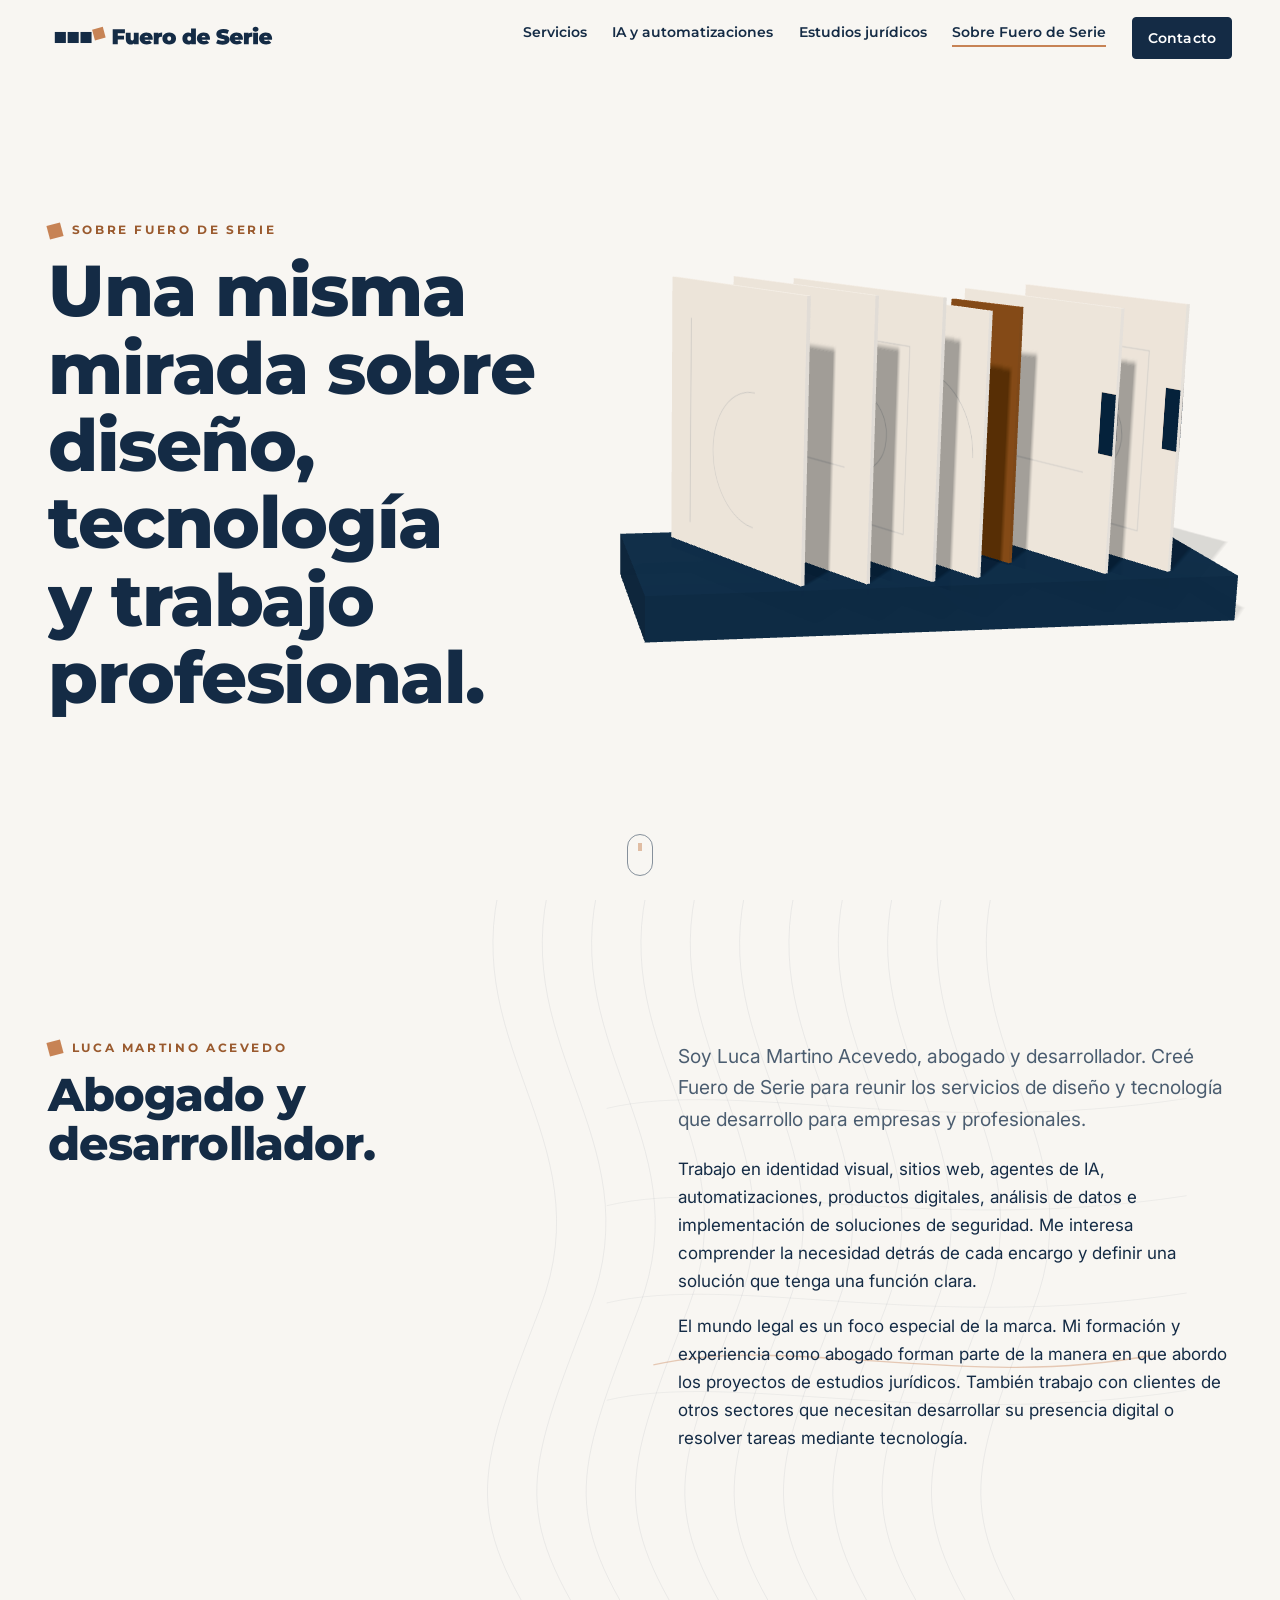
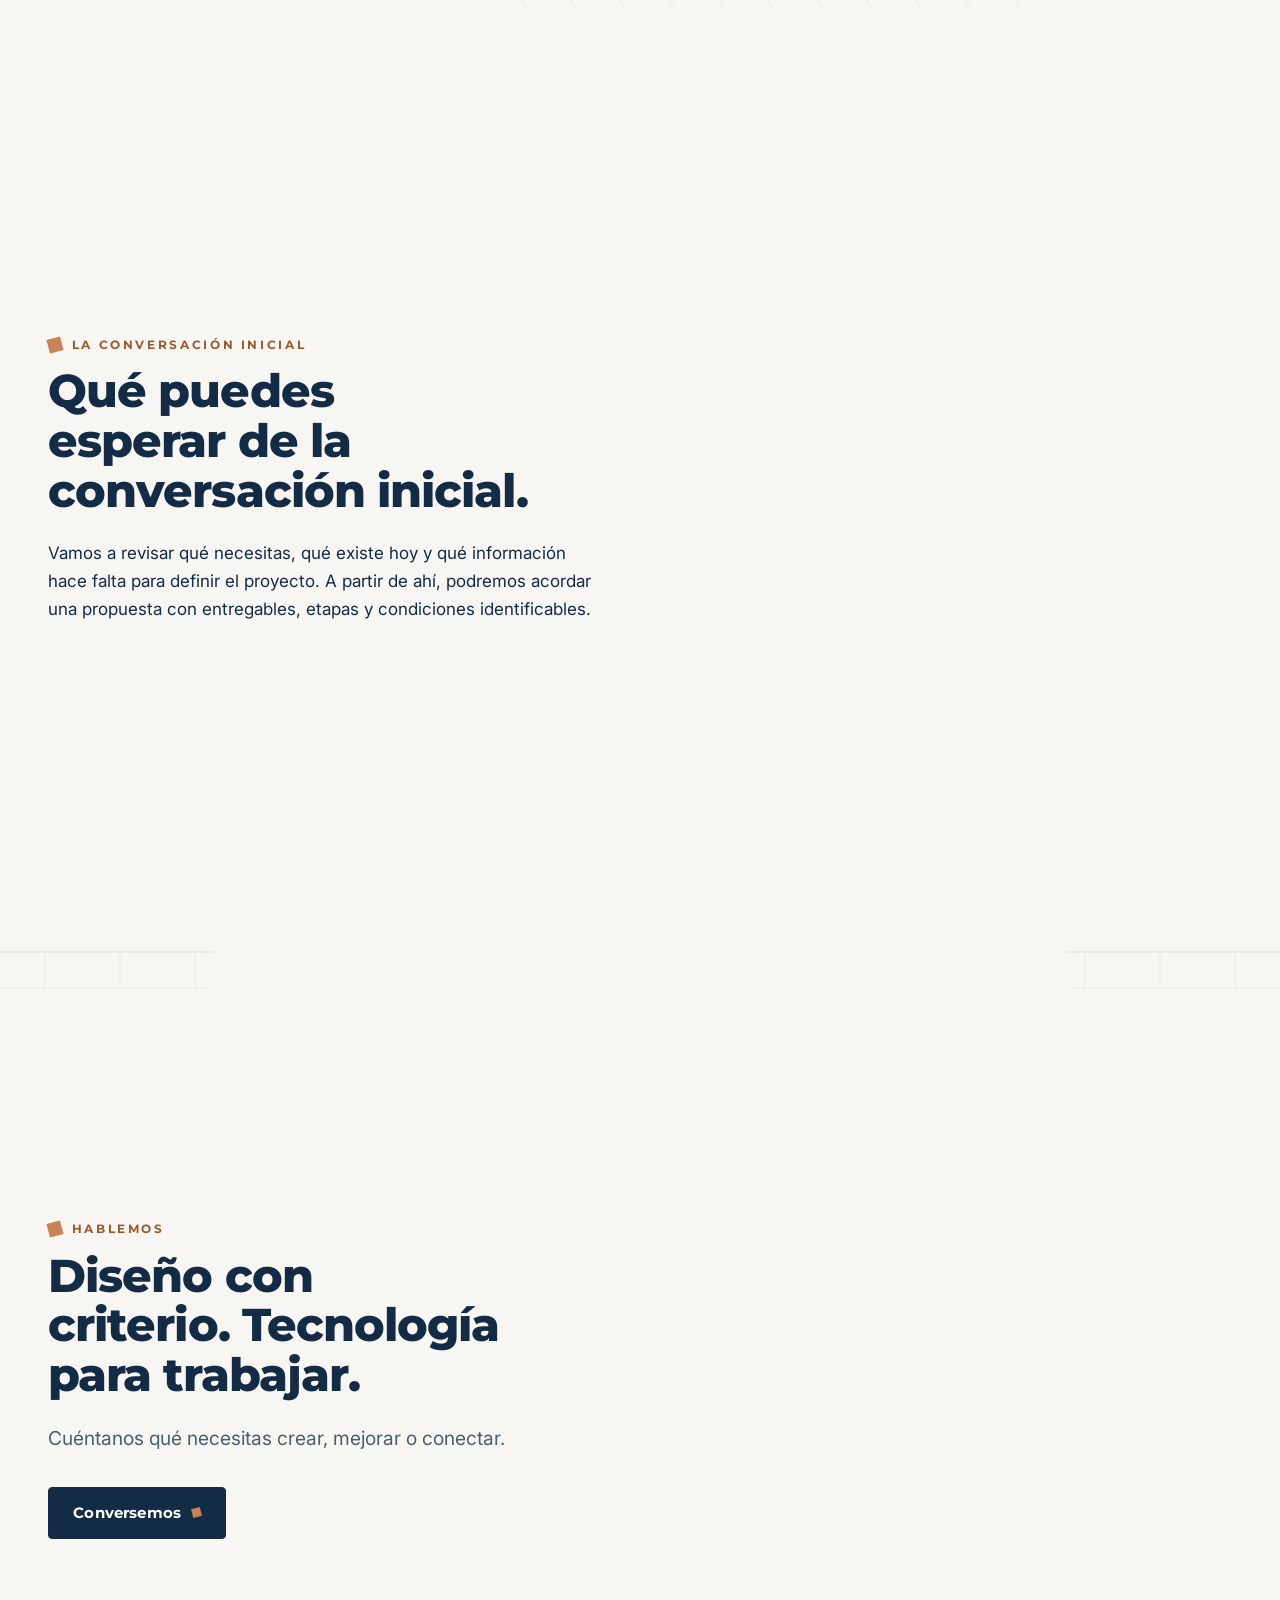
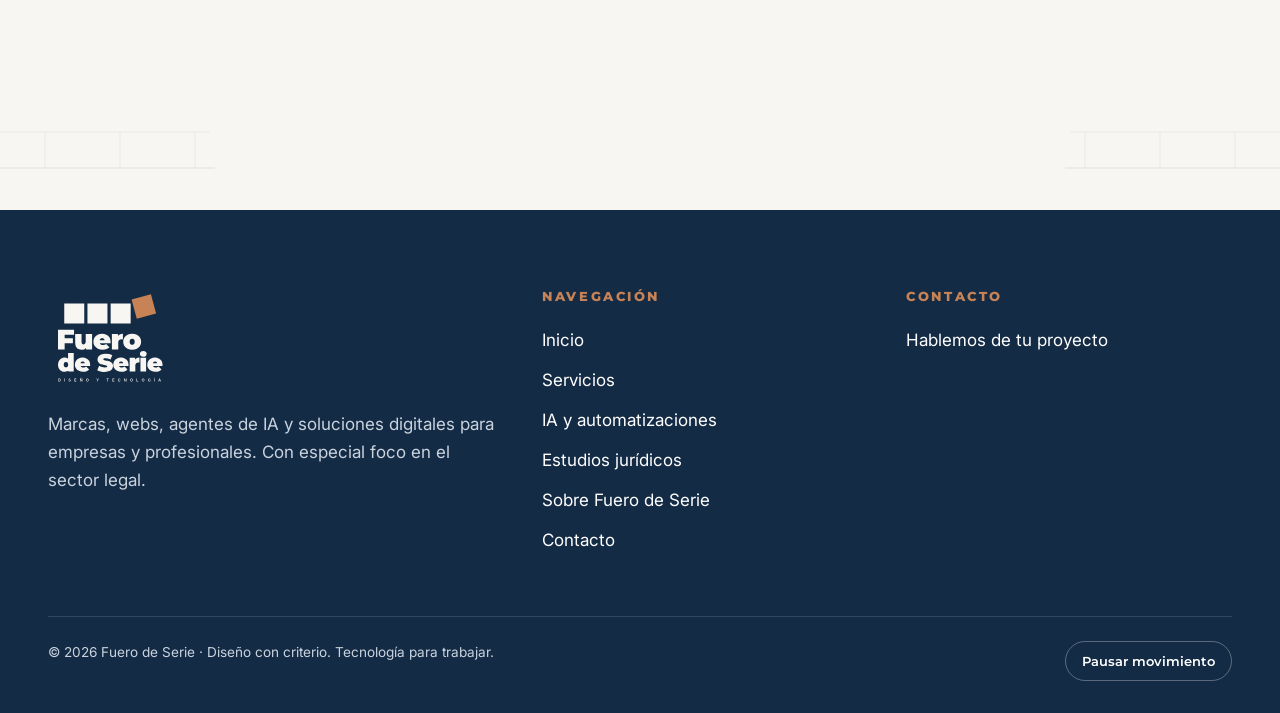
<file: sobre-fuero-de-serie/index.html>
<!doctype html>
<html lang="es-CL">
<head>
<meta charset="utf-8">
<meta name="viewport" content="width=device-width, initial-scale=1, viewport-fit=cover">
<title>Sobre Fuero de Serie · Luca Martino Acevedo</title>
<meta name="description" content="Conoce Fuero de Serie, el estudio de diseño y tecnología de Luca Martino Acevedo, abogado y desarrollador.">
<meta name="robots" content="noindex, nofollow">
<meta name="theme-color" content="#F8F6F2">
<meta property="og:type" content="website">
<meta property="og:locale" content="es_CL">
<meta property="og:site_name" content="Fuero de Serie">
<meta property="og:title" content="Sobre Fuero de Serie · Luca Martino Acevedo">
<meta property="og:description" content="Conoce Fuero de Serie, el estudio de diseño y tecnología de Luca Martino Acevedo, abogado y desarrollador.">
<link rel="icon" href="../recursos/favicon.svg" type="image/svg+xml">
<link rel="icon" href="../recursos/favicon.ico" sizes="any">
<link rel="apple-touch-icon" href="../recursos/favicon_180.png">
<link rel="preload" href="../recursos/fuentes/Montserrat-Variable.woff2" as="font" type="font/woff2" crossorigin>
<link rel="stylesheet" href="../recursos/estilos.css">
<script type="application/ld+json">{"@context":"https://schema.org","@type":"ProfessionalService","name":"Fuero de Serie","description":"Diseñamos marcas y sitios web, desarrollamos agentes de IA y automatizamos procesos para empresas y profesionales. Con especial foco en estudios jurídicos.","founder":{"@type":"Person","name":"Luca Martino Acevedo","jobTitle":"Abogado y desarrollador"},"areaServed":"CL"}</script>
</head>
<body>
<a class="salto" href="#contenido">Saltar al contenido</a>
<canvas id="escena" aria-hidden="true"></canvas>
<header class="cabecera">
  <div class="marco">
    <a class="logo" href="../" aria-label="Fuero de Serie · Inicio"><img src="../recursos/logo/fuero_horizontal_sin_descriptor_color.svg" alt="Fuero de Serie" width="235" height="34"></a>
    <button class="menu-boton" type="button" aria-expanded="false" aria-controls="nav" aria-label="Abrir menú"><span></span><span></span><span></span></button>
    <nav class="nav" id="nav" aria-label="Principal">
      <ul><li><a href="../servicios/">Servicios</a></li><li><a href="../ia-y-automatizaciones/">IA y automatizaciones</a></li><li><a href="../estudios-juridicos/">Estudios jurídicos</a></li><li><a href="../sobre-fuero-de-serie/" aria-current="page">Sobre Fuero de Serie</a></li><li><a class="boton" href="../contacto/">Contacto</a></li></ul>
    </nav>
  </div>
</header>
<main id="contenido">

  <section class="seccion escenario hero" data-escena="alinear" aria-labelledby="h1">
    <div class="marco"><div class="texto">
      <p class="antetitulo">Sobre Fuero de Serie</p>
      <h1 id="h1" data-palabras>Una misma mirada sobre diseño, tecnología y trabajo profesional.</h1>
    </div></div>
    <span class="bajar" aria-hidden="true"></span>
  </section>
  <section class="seccion lleno trama" aria-labelledby="luca-t">
    <div class="marco dividido" style="align-items:start">
      <div>
        <p class="antetitulo aparece">Luca Martino Acevedo</p>
        <h2 id="luca-t" class="aparece" style="--d:0.05s">Abogado y desarrollador.</h2>
      </div>
      <div>
        <p class="entrada aparece">Soy Luca Martino Acevedo, abogado y desarrollador. Creé Fuero de Serie para reunir los servicios de diseño y tecnología que desarrollo para empresas y profesionales.</p>
        <p class="aparece" style="--d:0.05s">Trabajo en identidad visual, sitios web, agentes de IA, automatizaciones, productos digitales, análisis de datos e implementación de soluciones de seguridad. Me interesa comprender la necesidad detrás de cada encargo y definir una solución que tenga una función clara.</p>
        <p class="aparece" style="--d:0.1s">El mundo legal es un foco especial de la marca. Mi formación y experiencia como abogado forman parte de la manera en que abordo los proyectos de estudios jurídicos. También trabajo con clientes de otros sectores que necesitan desarrollar su presencia digital o resolver tareas mediante tecnología.</p>
      </div>
    </div>
  </section>
  <section class="seccion escenario" data-escena="desplegar" aria-labelledby="conv-t">
    <div class="marco"><div class="texto">
      <p class="antetitulo aparece">La conversación inicial</p>
      <h2 id="conv-t" class="aparece" style="--d:0.05s">Qué puedes esperar de la conversación inicial.</h2>
      <p class="aparece" style="--d:0.1s">Vamos a revisar qué necesitas, qué existe hoy y qué información hace falta para definir el proyecto. A partir de ahí, podremos acordar una propuesta con entregables, etapas y condiciones identificables.</p>
    </div></div>
  </section>
  
  <section class="seccion escenario" data-escena="resolver" aria-labelledby="cierre-t">
    <div class="bordes" aria-hidden="true"><img src="../recursos/svg/03_marco_editorial.svg" alt=""></div>
    <div class="marco"><div class="texto">
      <p class="antetitulo aparece">Hablemos</p>
      <h2 id="cierre-t" class="aparece" style="--d:0.05s">Diseño con criterio. Tecnología para trabajar.</h2>
      <p class="entrada aparece" style="--d:.1s">Cuéntanos qué necesitas crear, mejorar o conectar.</p>
      <div class="acciones aparece" style="--d:.15s"><a class="boton" href="../contacto/">Conversemos</a></div>
    </div></div>
  </section>
</main>
<footer class="pie">
  <div class="marco">
    <div class="rejilla">
      <div>
        <img src="../recursos/logo/fuero_vertical_inverso.svg" alt="Fuero de Serie · Diseño y tecnología" width="125" height="100">
        <p style="max-width:30em">Marcas, webs, agentes de IA y soluciones digitales para empresas y profesionales. Con especial foco en el sector legal.</p>
      </div>
      <div><h2>Navegación</h2><ul><li><a href=".././">Inicio</a></li><li><a href="../servicios/">Servicios</a></li><li><a href="../ia-y-automatizaciones/">IA y automatizaciones</a></li><li><a href="../estudios-juridicos/">Estudios jurídicos</a></li><li><a href="../sobre-fuero-de-serie/">Sobre Fuero de Serie</a></li><li><a href="../contacto/">Contacto</a></li></ul></div>
      <div><h2>Contacto</h2><ul><li><a href="../contacto/">Hablemos de tu proyecto</a></li></ul></div>
    </div>
    <div class="base"><span>© 2026 Fuero de Serie · Diseño con criterio. Tecnología para trabajar.</span><button class="boton-movimiento" type="button" aria-pressed="false">Pausar movimiento</button></div>
  </div>
</footer>
<script src="../recursos/app.js"></script>
<script type="module" src="../recursos/escena.js"></script>
</body>
</html>
</file>
<file: recursos/estilos.css>
/* Fuero de Serie · estilos. Tokens del kit de marca (tokens.json): azul, cobre, papel, gris azulado. */
@font-face { font-family: 'Montserrat'; src: url('fuentes/Montserrat-Variable.woff2') format('woff2'); font-weight: 100 900; font-display: swap; }
@font-face { font-family: 'Inter'; src: url('fuentes/Inter-Variable.woff2') format('woff2'); font-weight: 100 900; font-display: swap; }

:root {
  --azul: #142B45; --azul-2: #1D3A5A; --cobre: #C78355; --cobre-texto: #9A5A2E;
  --papel: #F8F6F2; --blanco: #FFFFFF; --gris: #4B5D70; --linea: #DCD7CE; --niebla: #EEEBE5;
  --titulo: 'Montserrat', system-ui, sans-serif; --texto: 'Inter', system-ui, sans-serif;
  --ancho: 1240px; --lado: clamp(16px, 4vw, 48px);
  --radio: 4px; --sombra: 0 1px 2px rgba(20,43,69,.06), 0 12px 32px -12px rgba(20,43,69,.18);
}
*, *::before, *::after { box-sizing: border-box; }
html { background: var(--papel); color: var(--azul); -webkit-text-size-adjust: 100%; scroll-behavior: smooth; }
html.quieto { scroll-behavior: auto; }
body { margin: 0; font: 400 1.0625rem/1.65 var(--texto); background: var(--papel); overflow-x: hidden; }
img, video, svg { display: block; max-width: 100%; }
a { color: inherit; }
h1, h2, h3 { font-family: var(--titulo); font-weight: 800; letter-spacing: -0.02em; line-height: 1.08; margin: 0 0 .5em; text-wrap: balance; }
h1 { font-size: clamp(2.3rem, 5.6vw, 4.6rem); }
h2 { font-size: clamp(1.8rem, 3.6vw, 3rem); }
h3 { font-size: clamp(1.15rem, 1.6vw, 1.4rem); letter-spacing: -0.01em; }
p { margin: 0 0 1em; text-wrap: pretty; }
:focus-visible { outline: 3px solid var(--cobre); outline-offset: 3px; border-radius: 2px; }
.salto { position: absolute; left: -999px; top: 8px; z-index: 100; background: var(--azul); color: #fff; padding: 10px 16px; }
.salto:focus { left: 8px; }
.oculto { position: absolute !important; width: 1px; height: 1px; overflow: hidden; clip: rect(0 0 0 0); white-space: nowrap; }

.marco { width: min(100% - 2 * var(--lado), var(--ancho)); margin-inline: auto; }
.antetitulo { font: 700 .75rem/1.2 var(--titulo); letter-spacing: .22em; text-transform: uppercase; color: var(--cobre-texto); margin: 0 0 1.2em; display: flex; align-items: center; gap: .8em; }
.antetitulo::before { content: ''; width: 14px; height: 14px; background: var(--cobre); transform: rotate(-15deg); flex: none; }
.oscuro .antetitulo { color: var(--cobre); }
.entrada { font-size: clamp(1.1rem, 1.5vw, 1.3rem); color: var(--gris); max-width: 38em; }
.oscuro .entrada { color: #C9D3DE; }

/* ---- Botones ---- */
.boton { display: inline-flex; align-items: center; gap: .7em; min-height: 52px; padding: 0 1.6em; border-radius: var(--radio);
  font: 700 .95rem/1 var(--titulo); text-decoration: none; letter-spacing: .01em; border: 1.5px solid var(--azul);
  background: var(--azul); color: #fff; transition: transform .25s, background .25s, color .25s; cursor: pointer; }
.boton::after { content: ''; width: 9px; height: 9px; background: var(--cobre); transform: rotate(-15deg); transition: transform .3s; }
.boton:hover { transform: translateY(-2px); }
.boton:hover::after { transform: rotate(30deg) scale(1.15); }
.boton.secundario { background: transparent; color: var(--azul); }
.boton.secundario:hover { background: var(--azul); color: #fff; }
.oscuro .boton { background: var(--papel); color: var(--azul); border-color: var(--papel); }
.acciones { display: flex; flex-wrap: wrap; gap: 12px; margin-top: 2rem; }
.enlace { font: 700 .95rem var(--titulo); text-decoration: none; border-bottom: 2px solid var(--cobre); padding-bottom: 3px; }
.enlace:hover { color: var(--cobre-texto); }

/* ---- Encabezado ---- */
.cabecera { position: fixed; inset: 0 0 auto; z-index: 50; transition: background .3s, box-shadow .3s; }
.cabecera.con-fondo { background: rgba(248,246,242,.86); backdrop-filter: blur(14px); -webkit-backdrop-filter: blur(14px); box-shadow: 0 1px 0 var(--linea); }
.cabecera .marco { display: flex; align-items: center; justify-content: space-between; height: 76px; gap: 24px; }
.logo img { height: 34px; width: auto; }
.nav ul { display: flex; gap: clamp(14px, 2vw, 30px); list-style: none; margin: 0; padding: 0; }
.nav a { font: 600 .9rem var(--titulo); text-decoration: none; padding: 8px 0; position: relative; }
.nav a::after { content: ''; position: absolute; left: 0; right: 100%; bottom: 2px; height: 2px; background: var(--cobre); transition: right .3s; }
.nav a:hover::after, .nav a[aria-current=page]::after { right: 0; }
.nav .boton { min-height: 42px; padding: 0 1.1em; font-size: .85rem; }
.nav .boton::after { display: none; }
.menu-boton { display: none; background: none; border: 0; width: 48px; height: 48px; padding: 12px; cursor: pointer; color: var(--azul); }
.menu-boton span { display: block; height: 2px; background: currentColor; margin: 6px 0; transition: transform .3s, opacity .3s; }
@media (max-width: 1080px) {
  .menu-boton { display: block; }
  .nav { position: fixed; inset: 76px 0 0; background: var(--papel); padding: 32px var(--lado); transform: translateX(100%); transition: transform .4s cubic-bezier(.2,.8,.2,1); visibility: hidden; }
  .nav ul { flex-direction: column; gap: 4px; }
  .nav a { font-size: 1.5rem; display: block; padding: 12px 0; }
  .nav .boton { margin-top: 16px; font-size: 1rem; min-height: 52px; justify-content: center; }
  .menu-abierto .nav { transform: none; visibility: visible; }
  .menu-abierto .menu-boton span:nth-child(1) { transform: translateY(8px) rotate(45deg); }
  .menu-abierto .menu-boton span:nth-child(2) { opacity: 0; }
  .menu-abierto .menu-boton span:nth-child(3) { transform: translateY(-8px) rotate(-45deg); }
}

/* ---- Escena 3D ---- */
#escena { position: fixed; inset: 0; width: 100vw; height: 100vh; height: 100lvh; z-index: 0; pointer-events: none; }
main, .pie { position: relative; z-index: 1; }
.seccion { position: relative; padding: clamp(80px, 11vw, 150px) 0; }
.lleno { background: var(--blanco); }
.niebla { background: var(--niebla); }
.papel { background: var(--papel); }
.oscuro { background: var(--azul); color: var(--papel); }
.escenario { min-height: 100vh; min-height: 100svh; display: flex; align-items: center; padding: 120px 0 80px; background: transparent; }
.escenario .texto { max-width: 34rem; }
.escenario.hero h1 { max-width: 12em; }
.escenario .texto > *:last-child { margin-bottom: 0; }
@media (max-width: 899px) {
  .escenario { align-items: flex-end; padding: 52vh 0 56px; min-height: 100svh; }
  .escenario .texto { max-width: none; position: relative; }
  .escenario .texto::before { content: ''; position: absolute; inset: -48px calc(-1 * var(--lado)) -56px; z-index: -1;
    background: linear-gradient(to bottom, rgba(248,246,242,0), rgba(248,246,242,.94) 46px, var(--papel) 90px); }
}
/* Sin WebGL: la imagen editorial reemplaza la escena */
.sin-3d .escenario { background: var(--papel) url('img/archivo_editorial.jpg') right center / auto 80% no-repeat; }
@media (max-width: 899px) { .sin-3d .escenario { background-position: center 90px; background-size: 100% auto; } }

/* Indicador de scroll */
.bajar { position: absolute; left: 50%; bottom: 24px; width: 26px; height: 42px; border: 1.5px solid var(--azul); border-radius: 14px; translate: -50% 0; opacity: .5; }
.bajar::after { content: ''; position: absolute; left: 50%; top: 8px; width: 4px; height: 8px; background: var(--cobre); translate: -50% 0; animation: bajar 1.8s infinite; }
@keyframes bajar { 0% { opacity: 0; transform: translateY(0); } 40% { opacity: 1; } 100% { opacity: 0; transform: translateY(14px); } }
@media (max-width: 899px) { .bajar { display: none; } }

/* ---- Servicios (filas abiertas) ---- */
.cabeza { display: grid; grid-template-columns: 1fr 1fr; gap: 32px 64px; align-items: end; margin-bottom: clamp(40px, 6vw, 72px); }
.cabeza h2 { margin: 0; }
.cabeza p { margin: 0; color: var(--gris); }
@media (max-width: 899px) { .cabeza { grid-template-columns: 1fr; } }
.filas { list-style: none; margin: 0; padding: 0; border-top: 1px solid var(--linea); }
.fila { display: grid; grid-template-columns: 56px 80px minmax(0, 1.1fr) minmax(0, 1.4fr) 40px; gap: 24px; align-items: center;
  padding: 28px 0; border-bottom: 1px solid var(--linea); text-decoration: none; position: relative; }
.fila::before { content: ''; position: absolute; left: 0; bottom: -1px; height: 2px; width: 0; background: var(--cobre); transition: width .5s cubic-bezier(.2,.8,.2,1); }
.fila:hover::before { width: 100%; }
.fila .num { font: 700 .8rem var(--titulo); color: var(--cobre-texto); letter-spacing: .1em; }
.fila img { width: 72px; height: 72px; transition: transform .5s; }
.fila:hover img { transform: translateY(-4px) rotate(-3deg); }
.fila h3 { margin: 0; }
.fila p { margin: 0; color: var(--gris); font-size: 1rem; }
.fila .flecha { width: 40px; height: 40px; border: 1.5px solid var(--linea); border-radius: 50%; display: grid; place-items: center; transition: background .3s, border-color .3s; }
.fila .flecha::after { content: '→'; font-weight: 700; }
.fila:hover .flecha { background: var(--azul); border-color: var(--azul); color: #fff; }
@media (max-width: 899px) {
  .fila { grid-template-columns: 48px 1fr 40px; gap: 6px 16px; }
  .fila .num { display: none; }
  .fila img { width: 48px; height: 48px; grid-row: span 2; }
  .fila p { grid-column: 2; }
  .fila .flecha { grid-row: 1 / span 2; grid-column: 3; }
}

/* ---- Tarjetas y listas ---- */
.rejilla { display: grid; gap: clamp(20px, 3vw, 40px); }
.r2 { grid-template-columns: repeat(2, minmax(0, 1fr)); }
.r3 { grid-template-columns: repeat(3, minmax(0, 1fr)); }
.r4 { grid-template-columns: repeat(4, minmax(0, 1fr)); }
@media (max-width: 1000px) { .r3, .r4 { grid-template-columns: repeat(2, minmax(0, 1fr)); } }
@media (max-width: 640px) { .r2, .r3, .r4 { grid-template-columns: 1fr; } }
.bloque { border-top: 2px solid var(--azul); padding-top: 22px; }
.oscuro .bloque { border-color: var(--cobre); }
.bloque p { color: var(--gris); margin: 0; }
.oscuro .bloque p { color: #C9D3DE; }
.paso .n { font: 800 3.2rem/1 var(--titulo); color: var(--cobre); display: block; margin-bottom: 18px; letter-spacing: -.04em; }
.lista { list-style: none; padding: 0; margin: 0 0 1.6em; }
.lista li { padding: 12px 0 12px 28px; border-bottom: 1px solid var(--linea); position: relative; }
.lista li::before { content: ''; position: absolute; left: 2px; top: 1.15em; width: 9px; height: 9px; background: var(--cobre); transform: rotate(-15deg); }
.barra { height: 46px; width: 100%; background: url('svg/B05_conexion_ortogonal.svg') left center / auto 100% repeat-x; opacity: .9; margin-bottom: 48px; }
.barra.folio { background-image: url('svg/B03_folio_documental.svg'); }

/* ---- Bandas con imagen ---- */
.dividido { display: grid; grid-template-columns: minmax(0, 1fr) minmax(0, 1fr); gap: clamp(32px, 6vw, 96px); align-items: center; }
.dividido.invertido > :first-child { order: 2; }
@media (max-width: 899px) { .dividido { grid-template-columns: 1fr; } .dividido.invertido > :first-child { order: 0; } }
.figura { position: relative; border-radius: var(--radio); overflow: hidden; box-shadow: var(--sombra); background: var(--niebla); }
.figura img, .figura video { width: 100%; height: auto; transition: transform 1.2s cubic-bezier(.2,.8,.2,1); }
.figura:hover img { transform: scale(1.03); }
.figura.vertical { max-width: 440px; justify-self: center; }
.fondo-rutas { background: var(--azul) url('svg/F05_rutas_y_fuentes_oscuro.svg') center / cover no-repeat; }
.fondo-plano { background: var(--papel) url('svg/F02_plano_editorial_claro.svg') center / cover no-repeat; }
.fondo-orbitas { background: var(--blanco) url('svg/F03_orbitas_documentales_claro.svg') right center / auto 120% no-repeat; }
.trama { background: var(--papel) url('svg/O03_trama_de_folios.svg') center / cover no-repeat; }

/* Video que se reproduce una vez y queda en el último cuadro */
.clip { position: relative; }
.clip .repetir { position: absolute; right: 14px; bottom: 14px; min-height: 40px; padding: 0 14px; border-radius: 20px; border: 0;
  background: rgba(20,43,69,.85); color: #fff; font: 600 .8rem var(--titulo); cursor: pointer; opacity: 0; transition: opacity .3s; }
.clip.terminado .repetir, .clip.detenido .repetir { opacity: 1; }

/* Servicio en detalle */
.servicio { scroll-margin-top: 90px; }
.servicio .dividido { align-items: start; }
.servicio .icono { width: 64px; height: 64px; margin-bottom: 20px; }
.para-comenzar { background: var(--niebla); border-left: 3px solid var(--cobre); padding: 18px 22px; margin: 0 0 1.6em; color: var(--azul); }
.lleno .para-comenzar { background: var(--papel); }

/* Preguntas */
.preguntas details { border-bottom: 1px solid var(--linea); }
.preguntas summary { list-style: none; cursor: pointer; padding: 24px 48px 24px 0; font: 700 1.1rem/1.35 var(--titulo); position: relative; }
.preguntas summary::-webkit-details-marker { display: none; }
.preguntas summary::after { content: ''; position: absolute; right: 8px; top: 50%; width: 12px; height: 12px; margin-top: -6px; background: var(--cobre); transform: rotate(-15deg); transition: transform .35s; }
.preguntas details[open] summary::after { transform: rotate(120deg); }
.preguntas details p { color: var(--gris); padding-right: 48px; max-width: 46em; }

/* Bordes animados (Fuero_08): decorativos, no capturan clics */
.bordes { position: absolute; inset: 0; pointer-events: none; overflow: hidden; z-index: -1; }
.bordes img { width: 100%; height: 100%; object-fit: cover; opacity: .55; }
.quieto .bordes, .sin-movimiento .bordes { display: none; }
@media (max-width: 899px) { .bordes img { opacity: .3; } }

/* ---- Formulario ---- */
.tarjeta { background: var(--blanco); border-radius: var(--radio); box-shadow: var(--sombra); padding: clamp(24px, 4vw, 44px); }
.formulario { display: grid; grid-template-columns: 1fr 1fr; gap: 18px 20px; }
.campo { display: grid; gap: 6px; }
.campo.ancho { grid-column: 1 / -1; }
@media (max-width: 640px) { .formulario { grid-template-columns: 1fr; } }
.campo label { font: 600 .9rem var(--titulo); }
.campo .opcional { font-weight: 400; color: var(--gris); }
.campo input, .campo select, .campo textarea { font: inherit; font-size: 1rem; color: var(--azul); background: var(--papel); border: 1.5px solid var(--linea); border-radius: var(--radio); padding: 13px 14px; min-height: 50px; width: 100%; }
.campo textarea { min-height: 140px; resize: vertical; }
.campo input:focus, .campo select:focus, .campo textarea:focus { outline: none; border-color: var(--azul); box-shadow: 0 0 0 3px rgba(199,131,85,.35); }
.campo .error { color: #A1302B; font-size: .85rem; min-height: 1.2em; }
.campo [aria-invalid=true] { border-color: #A1302B; }
.ayuda { font-size: .9rem; color: var(--gris); grid-column: 1 / -1; margin: 0; }
.aviso { grid-column: 1 / -1; padding: 14px 16px; border-radius: var(--radio); background: #FBF1E9; border-left: 3px solid var(--cobre); font-size: .95rem; margin: 0; }
.aviso[hidden] { display: none; }

/* ---- Pie ---- */
.pie { background: var(--azul); color: #C9D3DE; padding: 80px 0 32px; }
.pie .rejilla { grid-template-columns: 1.4fr 1fr 1fr; align-items: start; }
@media (max-width: 899px) { .pie .rejilla { grid-template-columns: 1fr; } }
.pie img { height: 100px; width: auto; margin-bottom: 20px; }
.pie h2 { font-size: .8rem; letter-spacing: .2em; text-transform: uppercase; color: var(--cobre); margin-bottom: 16px; }
.pie ul { list-style: none; margin: 0; padding: 0; }
.pie li a { text-decoration: none; display: inline-block; padding: 6px 0; color: #fff; }
.pie li a:hover { color: var(--cobre); }
.pie .base { display: flex; flex-wrap: wrap; justify-content: space-between; gap: 16px; border-top: 1px solid rgba(255,255,255,.12); margin-top: 56px; padding-top: 24px; font-size: .85rem; }
.boton-movimiento { background: none; border: 1px solid rgba(255,255,255,.3); color: #fff; border-radius: 20px; padding: 8px 16px; font: 600 .8rem var(--titulo); cursor: pointer; min-height: 40px; }
.boton-movimiento:hover { border-color: var(--cobre); }

/* ---- Aparición al hacer scroll ---- */
.js .aparece { opacity: 0; transform: translateY(28px); transition: opacity .9s cubic-bezier(.2,.8,.2,1), transform .9s cubic-bezier(.2,.8,.2,1); transition-delay: var(--d, 0s); }
.js .aparece.visto { opacity: 1; transform: none; }
.quieto .aparece { opacity: 1 !important; transform: none !important; transition: none !important; }
.palabra { display: inline-block; overflow: hidden; vertical-align: top; padding-bottom: .08em; margin-bottom: -.08em; }
.palabra > span { display: inline-block; transform: translateY(105%); transition: transform 1s cubic-bezier(.2,.8,.2,1); transition-delay: calc(var(--i) * 45ms + .15s); }
.listo .palabra > span, .quieto .palabra > span { transform: none; }
.quieto .palabra > span { transition: none; }
@media (prefers-reduced-motion: reduce) { .bajar::after { animation: none; } }
</file>
